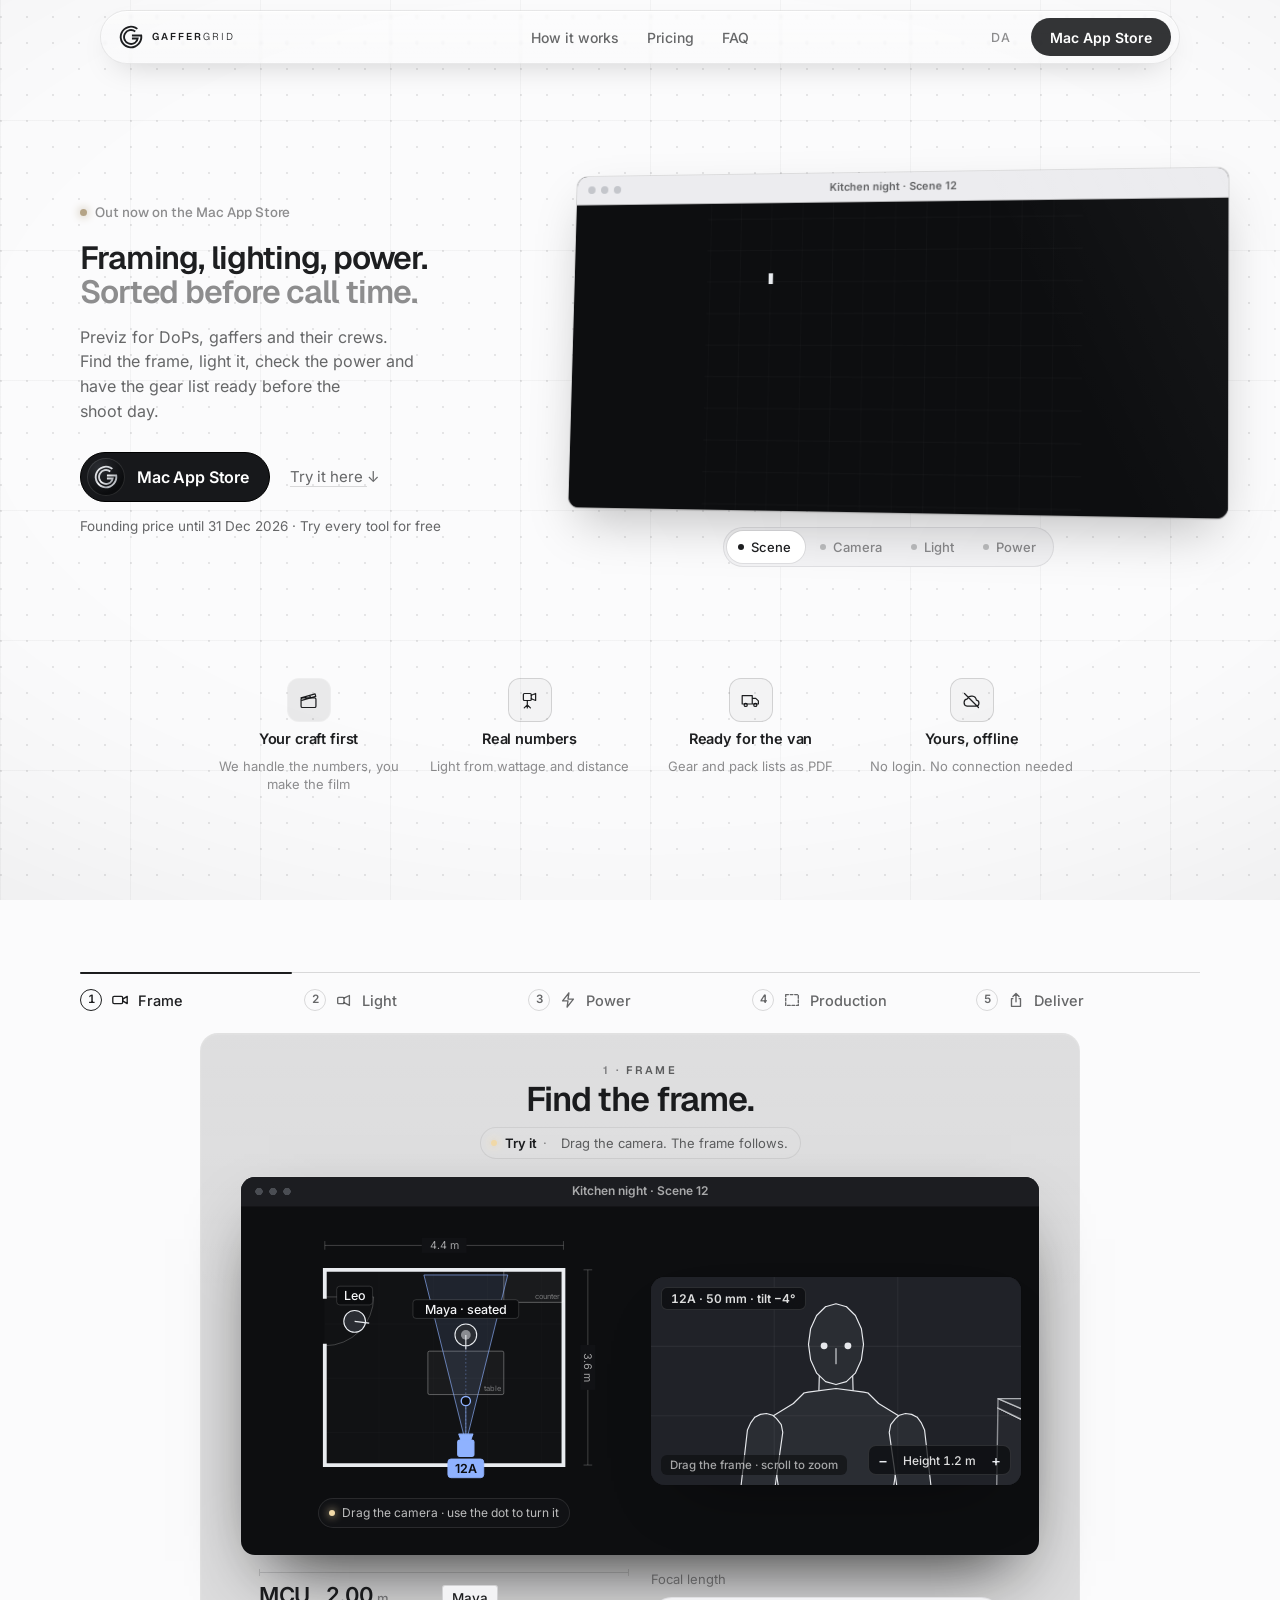
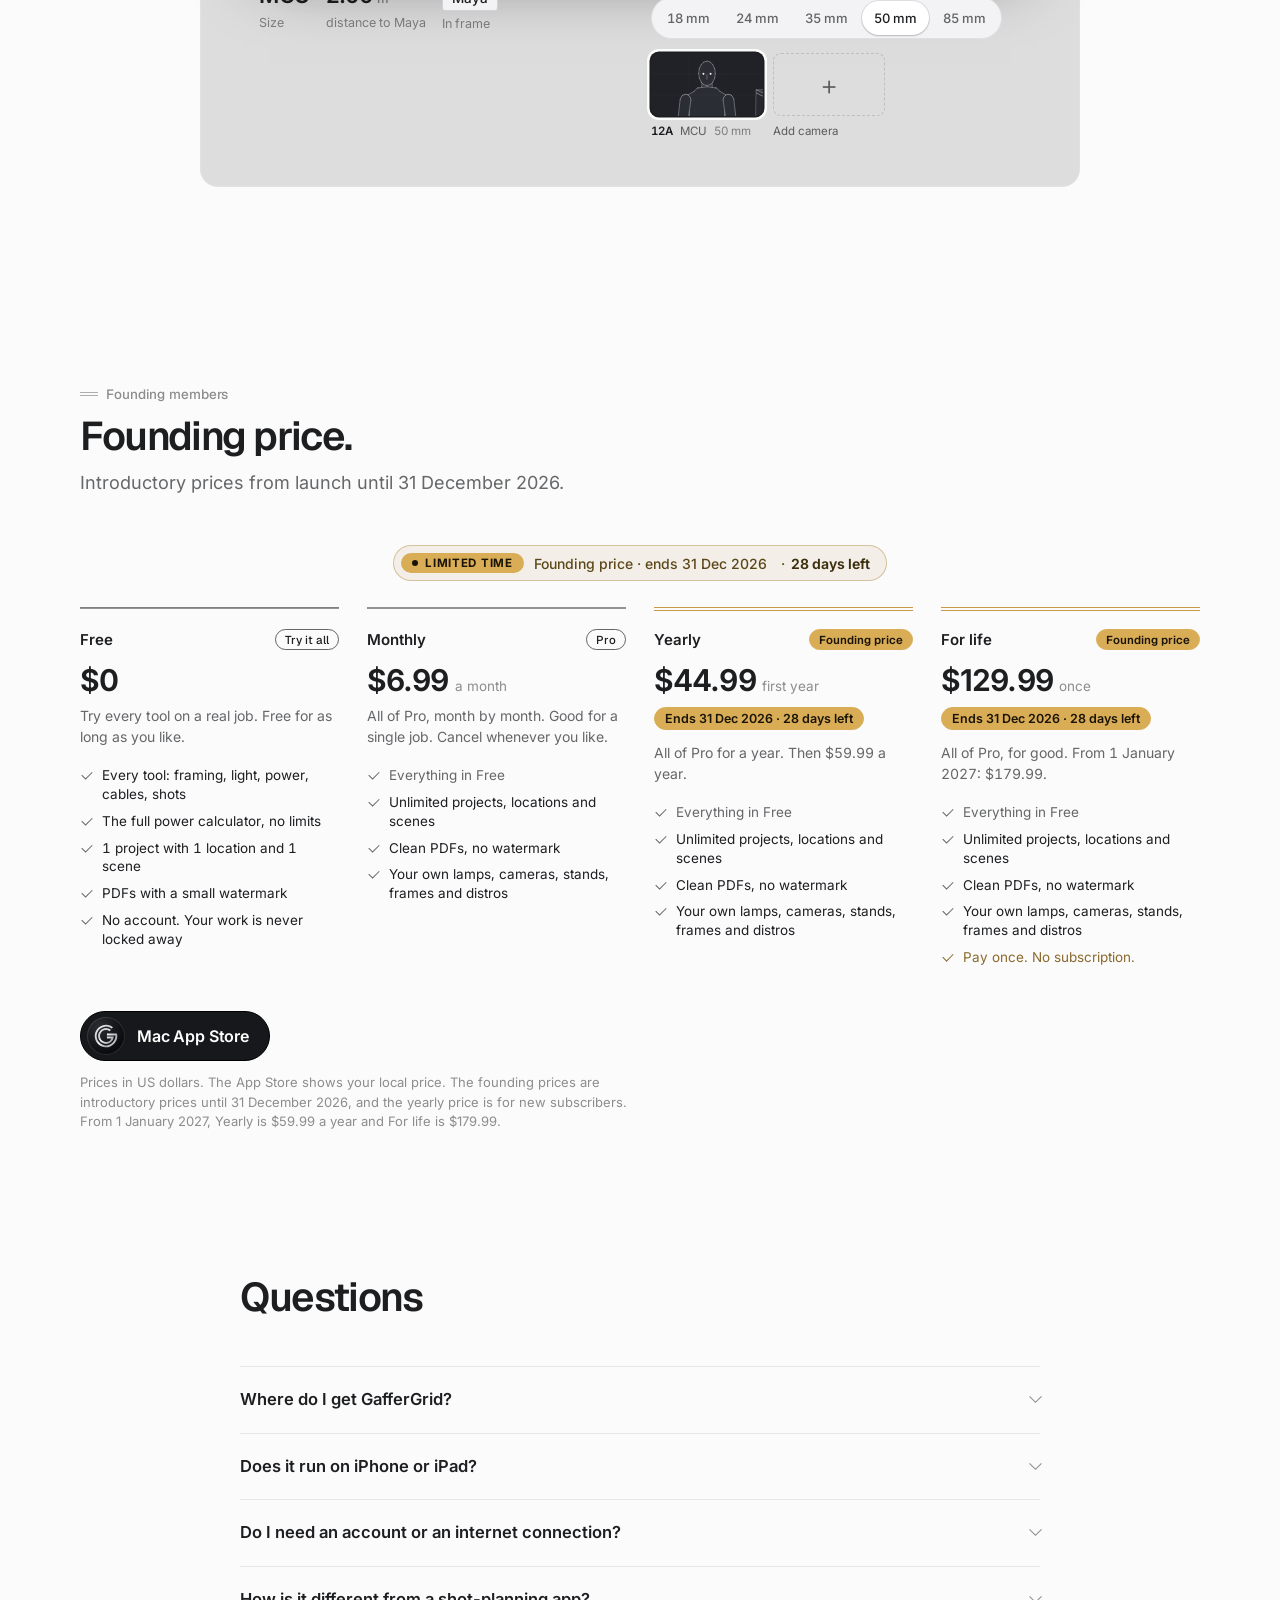
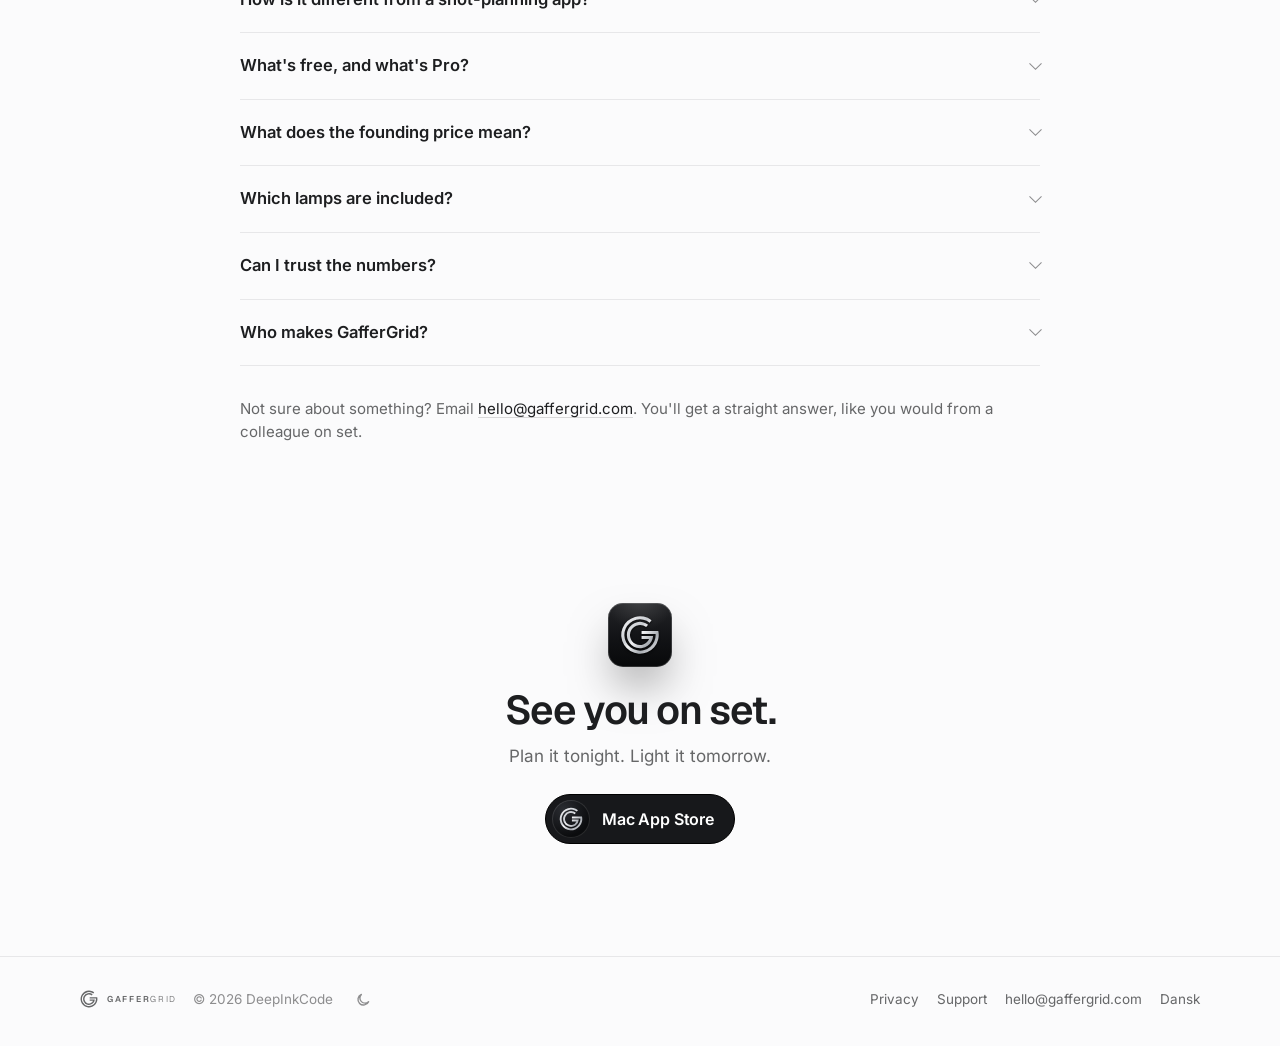
<file: index.html>
<!doctype html>
<html lang="en" data-store="https://apps.apple.com/app/gaffergrid-film-set-planner/id6824168173">
<head>
<meta charset="utf-8">
<meta name="viewport" content="width=device-width, initial-scale=1, viewport-fit=cover">
<title>GafferGrid · Previz, lighting and power planning for film crews (Mac)</title>
<meta name="description" content="Plan the lighting and power for your shoot, with every phase checked and the gear list ready for the hire company. On the Mac App Store.">
<link rel="canonical" href="https://gaffergrid.com/">
<link rel="alternate" hreflang="en-GB" href="https://gaffergrid.com/">
<link rel="alternate" hreflang="da" href="https://gaffergrid.com/da/">
<link rel="alternate" hreflang="x-default" href="https://gaffergrid.com/">
<meta property="og:type" content="website">
<meta property="og:site_name" content="GafferGrid">
<meta property="og:url" content="https://gaffergrid.com/">
<meta property="og:title" content="GafferGrid · Previz, lighting and power planning for film crews (Mac)">
<meta property="og:description" content="Plan the lighting and power for your shoot, with every phase checked and the gear list ready for the hire company. On the Mac App Store.">
<meta property="og:image" content="https://gaffergrid.com/assets/og.png">
<meta property="og:image:width" content="1200">
<meta property="og:image:height" content="630">
<meta property="og:locale" content="en_GB">
<meta property="og:locale:alternate" content="da_DK">
<meta name="twitter:card" content="summary_large_image">
<meta name="theme-color" content="#fbfbfc" media="(prefers-color-scheme: light)">
<meta name="theme-color" content="#0c0d0f" media="(prefers-color-scheme: dark)">
<link rel="icon" href="/assets/favicon.svg" type="image/svg+xml">
<link rel="icon" href="/assets/favicon-96.png" type="image/png" sizes="96x96">
<link rel="icon" href="/assets/favicon-48.png" type="image/png" sizes="48x48">
<link rel="apple-touch-icon" href="/assets/apple-touch-icon.png">
<script>try{var s=localStorage.getItem("gg-site-theme");if(s==="dark"||s==="light")document.documentElement.dataset.theme=s}catch(e){}</script>
<script>try{var q=/[?&]intro\b/.test(location.search);if(!matchMedia("(prefers-reduced-motion: reduce)").matches){document.documentElement.classList.add("gg-intro")}}catch(e){}</script>
<link rel="preload" href="/assets/fonts/inter-var-latin.woff2" as="font" type="font/woff2" crossorigin>
<link rel="stylesheet" href="/assets/fonts.css">
<link rel="stylesheet" href="/assets/site.css">
<link rel="stylesheet" href="/assets/launch.css">
</head>
<body>
<a class="skip" href="#main">Skip to content</a>
<header class="top"><div class="wrap">
  <a class="brand" href="/" aria-label="GafferGrid"><svg viewBox="0 0 32 32" aria-hidden="true"><path d="M25.235 4.18A15 15 0 1 0 30.644 12.75H17.25V15.25H28.477A12.5 12.5 0 1 1 23.696 6.15ZM22.464 7.726A10.5 10.5 0 1 0 26.473 16.75H17.25V19.25H23.31A8 8 0 1 1 20.925 9.696Z" fill="currentColor"/></svg><span class="gg-word">Gaffer<span>Grid</span></span></a>
  <nav class="tnav" aria-label="Sections"><a href="#how">How it works</a><a href="#founding">Pricing</a><a href="#faq">FAQ</a></nav>
  <a class="tbtn lang" href="/da/" hreflang="da" lang="da" title="Dansk" aria-label="Dansk">DA</a>
  <a class="tbtn solid" href="https://apps.apple.com/app/gaffergrid-film-set-planner/id6824168173" rel="noopener">Mac App Store</a>
</div></header>
<div class="bg" aria-hidden="true"><div class="bg-grid"></div></div>
<div class="intro" aria-hidden="true"><div class="intro-cover"></div><canvas></canvas></div>
<main id="main">
  <section class="hero" id="join" aria-labelledby="h-hero">
    <div class="wrap hero-in">
      <div class="hero-txt">
        <p class="eyebrow"><i aria-hidden="true"></i><span data-launch-label>Out now · Mac App Store</span></p>
        <h1 id="h-hero"><span>Framing, lighting, power.</span><br><em>Sorted before call time.</em></h1>
        <p class="lead">Previz for DoPs, gaffers and their crews. Find the frame, light it, check the power and have the gear list ready before the shoot&nbsp;day.</p>
        <div class="store-cta" data-store-cta>
        <a class="store simple" data-store href="https://apps.apple.com/app/gaffergrid-film-set-planner/id6824168173" rel="noopener" data-pre="Download on the" aria-label="Download on the Mac App Store"><span class="store-app"><svg viewBox="0 0 32 32" aria-hidden="true"><defs><linearGradient id="ggst1" gradientUnits="userSpaceOnUse" x1="1" y1="1" x2="31" y2="31"><stop offset="0" stop-color="#fbfbfc"/><stop offset=".38" stop-color="#c9ccd1"/><stop offset=".5" stop-color="#f2f3f5"/><stop offset=".72" stop-color="#a9adb3"/><stop offset="1" stop-color="#e6e8eb"/></linearGradient></defs><path d="M25.235 4.18A15 15 0 1 0 30.644 12.75H17.25V15.25H28.477A12.5 12.5 0 1 1 23.696 6.15ZM22.464 7.726A10.5 10.5 0 1 0 26.473 16.75H17.25V19.25H23.31A8 8 0 1 1 20.925 9.696Z" fill="url(#ggst1)"/></svg></span><span class="store-t"><b data-store-name="Mac App Store">Mac App Store</b></span></a>
        <a class="store-touch try-link" href="#frame">Try it here <span aria-hidden="true">↓</span></a>
      </div>
        <p class="hero-note">Founding price until 31 Dec 2026 · Try every tool for free</p>
      </div>
      <figure class="hshot" data-show role="img" aria-label="A GafferGrid window with an overhead plan of a kitchen, the camera image and the power on three phases. It shows three moments in turn: framing, light and power."></figure>
    </div>
  </section>

  <section class="wrap points" aria-label="In short">
    <ul><li><i><svg viewBox="0 0 24 24" aria-hidden="true"><rect x="3.5" y="9" width="17" height="11" rx="1.5"/><path d="M3.5 9 L19.5 4.5 L20.3 7.3 L4.3 11.8 M8 7.9 L9.8 10.2 M13 6.5 L14.8 8.8"/></svg></i><b>Your craft first</b><span>We handle the numbers, you make the film</span></li><li><i><svg viewBox="0 0 24 24" aria-hidden="true"><rect x="5" y="4" width="9" height="8" rx="1.2"/><path d="M14 6 L19 4 V12 L14 10 M9.5 12 V20.5 M6 20.5 L9.5 17 L13 20.5"/></svg></i><b>Real numbers</b><span>Light from wattage and distance</span></li><li><i><svg viewBox="0 0 24 24" aria-hidden="true"><path d="M2.5 6.5 H14 V16 H2.5 Z M14 9.5 H18 L21 12.5 V16 H14"/><circle cx="6.5" cy="17" r="1.8"/><circle cx="17.5" cy="17" r="1.8"/></svg></i><b>Ready for the van</b><span>Gear and pack lists as PDF</span></li><li><i><svg viewBox="0 0 24 24" aria-hidden="true"><path d="M7 18.5 H17 A3.5 3.5 0 0 0 17.6 11.55 A5.5 5.5 0 0 0 7.2 10.2 A4.2 4.2 0 0 0 7 18.5 Z M4 4 L20 20"/></svg></i><b>Yours, offline</b><span>No login. No connection needed</span></li></ul>
  </section>

  <section class="wrap journey" id="how" aria-labelledby="h-how">
    <h2 id="h-how" class="vh">How it works</h2>
    <ol class="rail"><li><a href="#frame"><span class="num">1</span><svg viewBox="0 0 24 24" aria-hidden="true"><g transform="scale(1.2)"><rect x="2" y="6" width="11" height="8" rx="1.5"/><path d="M13 9 L18 6 V14 L13 11"/></g></svg><span>Frame</span></a></li><li><a href="#light"><span class="num">2</span><svg viewBox="0 0 24 24" aria-hidden="true"><g transform="scale(1.2)"><rect x="3" y="7" width="7" height="7" rx="1"/><path d="M10 8 L16 5 V16 L10 13"/></g></svg><span>Light</span></a></li><li><a href="#power"><span class="num">3</span><svg viewBox="0 0 24 24" aria-hidden="true"><g transform="scale(1.2)"><path d="M11 2 L4 11 H10 L9 18 L16 9 H10 Z"/></g></svg><span>Power</span></a></li><li><a href="#production"><span class="num">4</span><svg viewBox="0 0 24 24" aria-hidden="true"><g transform="scale(1.2)"><rect x="3" y="4" width="14" height="12" stroke-dasharray="3 2"/></g></svg><span>Production</span></a></li><li><a href="#deliver"><span class="num">5</span><svg viewBox="0 0 24 24" aria-hidden="true"><g transform="scale(1.2)"><path d="M10 12 V2.8 M6.6 6.2 L10 2.8 L13.4 6.2"/><path d="M6.5 8.5 H5 V17 H15 V8.5 H13.5"/></g></svg><span>Deliver</span></a></li></ol>
  </section>

  <section class="wrap step" id="frame" aria-labelledby="h-frame">
    <div class="step-head">
      <p class="k step-k"><span class="num">1</span><span>Frame</span></p>
      <h2 id="h-frame">Find the frame.</h2>
      <p class="try"><b>Try it</b>Drag the camera. The frame follows.</p>
    </div>
    <div class="camdemo" data-cam-demo></div>
    
  </section>
  <section class="wrap step" id="light" aria-labelledby="h-light">
    <div class="step-head">
      <p class="k step-k"><span class="num">2</span><span>Light</span></p>
      <h2 id="h-light">Set the light.</h2>
      <p class="try"><b>Try it</b>Move the key, fill and back light. Watch Maya.</p>
    </div>
    <div class="camdemo" data-light-demo></div>
    
  </section>
  <section class="wrap step" id="power" aria-labelledby="h-power">
    <div class="step-head">
      <p class="k step-k"><span class="num">3</span><span>Power</span><em class="badge">The core</em></p>
      <h2 id="h-power">Will the power hold?</h2>
      <p class="try"><b>Try it</b>Run the cables and watch every phase fill up.</p>
    </div>
    <div class="pwdemo" data-power-demo></div>
    <p class="fine step-fine">A planning tool, not an approval. A qualified person (gaffer or electrician) must approve the distribution on site under local regulations.</p>
  </section>
  <section class="wrap step" id="production" aria-labelledby="h-production">
    <div class="step-head">
      <p class="k step-k"><span class="num">4</span><span>Production</span></p>
      <h2 id="h-production">Pack the van.</h2>
      <p class="try"><b>Try it</b>Your shots, the scenes and the packing list.</p>
    </div>
    <div class="prod">
      <div class="prod-l" data-prod-shots></div>
      <div class="prod-r"><h3>Packing list</h3><div data-pack></div></div>
    </div>
    
  </section>
  <section class="wrap step" id="deliver" aria-labelledby="h-deliver">
    <div class="step-head">
      <p class="k step-k"><span class="num">5</span><span>Deliver</span></p>
      <h2 id="h-deliver">Export it all.</h2>
      <p class="try"><b>Try it</b>All the paperwork the crew needs, from one plan.</p>
    </div>
    <div class="deliver" data-deliver data-scenes='[["12","INT. MAYA&#39;S FLAT, KITCHEN – NIGHT","Maya, Leo","3 shots"],["13","INT. STAIRWELL – NIGHT","Maya, Mr Berg","2 shots"],["15","INT. MAYA&#39;S FLAT, KITCHEN – DAY","Leo","1 shot"]]' data-fold="Fold them out again" data-exp="Export it all">
      <div class="fan">
        <div class="folder" aria-hidden="true"><svg class="folder-back" viewBox="0 0 200 150"><path d="M6 22 Q6 12 16 12 H70 L84 26 H184 Q194 26 194 36 V140 Q194 146 188 146 H12 Q6 146 6 140 Z"/></svg><svg class="folder-front" viewBox="0 0 200 150"><path d="M4 62 Q4 54 12 54 H188 Q196 54 196 62 L192 140 Q191 146 185 146 H15 Q9 146 8 140 Z"/></svg><span class="folder-l">Kitchen night · 4 PDFs</span></div>
        <button type="button" class="leaf" style="--i:0" aria-pressed="false" aria-label="Gear list: PDF for the hire company"><span class="paper" data-doc="0"></span><span class="ready-tag">PDF ✓</span></button><button type="button" class="leaf" style="--i:1" aria-pressed="false" aria-label="Packing list: Tick it off on the day"><span class="paper" data-doc="1"></span><span class="ready-tag">PDF ✓</span></button><button type="button" class="leaf" style="--i:2" aria-pressed="false" aria-label="Shot list: 12A–12C with sketches"><span class="paper" data-doc="2"></span><span class="ready-tag">PDF ✓</span></button><button type="button" class="leaf" style="--i:3" aria-pressed="false" aria-label="Scene overview: Scenes and locations"><span class="paper" data-doc="3"></span><span class="ready-tag">PDF ✓</span></button>
      </div>
      <div class="deliver-cta"><button type="button" class="btn solid" data-export>Export it all</button><p class="fine">Also in 1.0: a guided tour and a glossary of set terms, with tips from Gaff, our gaffer.</p></div>
    </div>
    
  </section>

  <section class="wrap sec found" id="founding" aria-labelledby="h-found">
    <div class="head"><p class="k">Founding members</p><h2 id="h-found">Founding price.</h2><p>Introductory prices from launch until 31 December 2026.</p></div>
    <p class="offer" data-until="2026-12-31" data-left="days left" data-left1="day left"><span class="offer-tag">Limited time</span>Founding price · ends 31 Dec 2026</p>
    <div class="plans"><div class="plan free"><div class="plan-n"><b>Free</b><em class="badge">Try it all</em></div><p class="price"><strong>$0</strong></p><span class="plan-d">Try every tool on a real job. Free for as long as you like.</span><ul class="plan-pts"><li>Every tool: framing, light, power, cables, shots</li><li>The full power calculator, no limits</li><li>1 project with 1 location and 1 scene</li><li>PDFs with a small watermark</li><li>No account. Your work is never locked away</li></ul></div><div class="plan"><div class="plan-n"><b>Monthly</b><em class="badge">Pro</em></div><p class="price"><strong>$6.99</strong><span>a month</span></p><span class="plan-d">All of Pro, month by month. Good for a single job. Cancel whenever you like.</span><ul class="plan-pts"><li class="all">Everything in Free</li><li>Unlimited projects, locations and scenes</li><li>Clean PDFs, no watermark</li><li>Your own lamps, cameras, stands, frames and distros</li></ul></div><div class="plan hot"><div class="plan-n"><b>Yearly</b><em class="badge">Founding price</em></div><p class="price"><strong>$44.99</strong><span>first year</span></p><p class="until" data-until="2026-12-31" data-left="days left" data-left1="day left">Ends 31 Dec 2026</p><span class="plan-d">All of Pro for a year. Then $59.99 a year.</span><ul class="plan-pts"><li class="all">Everything in Free</li><li>Unlimited projects, locations and scenes</li><li>Clean PDFs, no watermark</li><li>Your own lamps, cameras, stands, frames and distros</li></ul></div><div class="plan hot"><div class="plan-n"><b>For life</b><em class="badge">Founding price</em></div><p class="price"><strong>$129.99</strong><span>once</span></p><p class="until" data-until="2026-12-31" data-left="days left" data-left1="day left">Ends 31 Dec 2026</p><span class="plan-d">All of Pro, for good. From 1 January 2027: $179.99.</span><ul class="plan-pts"><li class="all">Everything in Free</li><li>Unlimited projects, locations and scenes</li><li>Clean PDFs, no watermark</li><li>Your own lamps, cameras, stands, frames and distros</li><li class="plus">Pay once. No subscription.</li></ul></div></div>
    <div class="found-cta"><div class="store-cta" data-store-cta>
        <a class="store simple" data-store href="https://apps.apple.com/app/gaffergrid-film-set-planner/id6824168173" rel="noopener" data-pre="Download on the" aria-label="Download on the Mac App Store"><span class="store-app"><svg viewBox="0 0 32 32" aria-hidden="true"><defs><linearGradient id="ggst2" gradientUnits="userSpaceOnUse" x1="1" y1="1" x2="31" y2="31"><stop offset="0" stop-color="#fbfbfc"/><stop offset=".38" stop-color="#c9ccd1"/><stop offset=".5" stop-color="#f2f3f5"/><stop offset=".72" stop-color="#a9adb3"/><stop offset="1" stop-color="#e6e8eb"/></linearGradient></defs><path d="M25.235 4.18A15 15 0 1 0 30.644 12.75H17.25V15.25H28.477A12.5 12.5 0 1 1 23.696 6.15ZM22.464 7.726A10.5 10.5 0 1 0 26.473 16.75H17.25V19.25H23.31A8 8 0 1 1 20.925 9.696Z" fill="url(#ggst2)"/></svg></span><span class="store-t"><b data-store-name="Mac App Store">Mac App Store</b></span></a>
        
      </div><p class="fine">Prices in US dollars. The App Store shows your local price. The founding prices are introductory prices until 31 December 2026, and the yearly price is for new subscribers. From 1 January 2027, Yearly is $59.99 a year and For life is $179.99.</p></div>
  </section>

  <section class="wrap sec" id="faq" aria-labelledby="h-faq">
    <div class="head"><h2 id="h-faq">Questions</h2></div>
    <div class="faq"><details><summary>Where do I get GafferGrid?</summary><p>On the Mac App Store.</p></details><details><summary>Does it run on iPhone or iPad?</summary><p>No. GafferGrid is for the Mac: macOS 13 Ventura or later, Apple silicon or Intel, in English (UK) and Danish. On your phone now? Send yourself the link and try it on your Mac.</p></details><details><summary>Do I need an account or an internet connection?</summary><p>No. There is no login, and everything works offline. Your projects are stored locally, and we never see them.</p></details><details><summary>How is it different from a shot-planning app?</summary><p>Shot planners stop at the camera. GafferGrid also does the gaffer's part: it spreads the lamps over the phases, checks cables and breakers, picks distros and writes the gear list for the hire company.</p></details><details><summary>What's free, and what's Pro?</summary><p>Every tool works in one project with one location and one scene, along with the full power calculator and PDFs with a small watermark. Pro unlocks unlimited projects, locations and scenes, clean PDFs, and your own lamps, cameras, stands, frames and distros. Export as file and Export all projects are free, so you can always back up and share your work.</p></details><details><summary>What does the founding price mean?</summary><p>From launch until 31 December 2026, Pro costs $44.99 for the first year (new subscribers) or $129.99 for life. After that, the prices are $59.99 a year and $179.99 for life.</p></details><details><summary>Which lamps are included?</summary><p>Generic LED, tungsten and HMI lamps by wattage, such as an LED COB 600 W, with modifiers, frames and diffusion. With Pro you add your own lamps, cameras, stands, frames and distros.</p></details><details><summary>Can I trust the numbers?</summary><p>GafferGrid counts every lamp at full output and keeps each phase under 80%. It's a planning tool, not an approval: a qualified person (gaffer or electrician) must approve the distribution on site under local regulations.</p></details><details><summary>Who makes GafferGrid?</summary><p>Film people who wanted a better way to plan light and power. We're based in Denmark, and when you write in, the reply comes from someone who's worked on set.</p></details></div>
    <aside class="gaff"><p>Not sure about something? Email <a href="mailto:hello@gaffergrid.com">hello@gaffergrid.com</a>. You'll get a straight answer, like you would from a colleague on set.</p></aside>
  </section>

  <section class="wrap end" id="join-end" aria-labelledby="h-end">
    <div class="app-icon sm" aria-hidden="true"><svg viewBox="0 0 32 32" aria-hidden="true"><defs><linearGradient id="ggm2" gradientUnits="userSpaceOnUse" x1="1" y1="1" x2="31" y2="31"><stop offset="0" stop-color="#fbfbfc"/><stop offset=".38" stop-color="#c9ccd1"/><stop offset=".5" stop-color="#f2f3f5"/><stop offset=".72" stop-color="#a9adb3"/><stop offset="1" stop-color="#e6e8eb"/></linearGradient></defs><path d="M25.235 4.18A15 15 0 1 0 30.644 12.75H17.25V15.25H28.477A12.5 12.5 0 1 1 23.696 6.15ZM22.464 7.726A10.5 10.5 0 1 0 26.473 16.75H17.25V19.25H23.31A8 8 0 1 1 20.925 9.696Z" fill="url(#ggm2)"/></svg></div>
    <h2 id="h-end">See you on set.</h2>
    <p>Plan it tonight. Light it tomorrow.</p>
    <div class="store-cta" data-store-cta>
        <a class="store simple" data-store href="https://apps.apple.com/app/gaffergrid-film-set-planner/id6824168173" rel="noopener" data-pre="Download on the" aria-label="Download on the Mac App Store"><span class="store-app"><svg viewBox="0 0 32 32" aria-hidden="true"><defs><linearGradient id="ggst3" gradientUnits="userSpaceOnUse" x1="1" y1="1" x2="31" y2="31"><stop offset="0" stop-color="#fbfbfc"/><stop offset=".38" stop-color="#c9ccd1"/><stop offset=".5" stop-color="#f2f3f5"/><stop offset=".72" stop-color="#a9adb3"/><stop offset="1" stop-color="#e6e8eb"/></linearGradient></defs><path d="M25.235 4.18A15 15 0 1 0 30.644 12.75H17.25V15.25H28.477A12.5 12.5 0 1 1 23.696 6.15ZM22.464 7.726A10.5 10.5 0 1 0 26.473 16.75H17.25V19.25H23.31A8 8 0 1 1 20.925 9.696Z" fill="url(#ggst3)"/></svg></span><span class="store-t"><b data-store-name="Mac App Store">Mac App Store</b></span></a>
        
      </div>
  </section>
</main>
<script src="/assets/aabning.js" defer></script>
<script src="/assets/gitterlys.js" defer></script>
<script src="/assets/launch.js" defer></script>
<script src="/assets/kamera.js" defer></script>
<script src="/assets/rejse.js" defer></script>
<script src="/assets/slides.js" defer></script>
<script src="/assets/hero.js" defer></script>
<script type="application/ld+json">
{"@context":"https://schema.org","@graph":[{"@type":"SoftwareApplication","name":"GafferGrid","url":"https://gaffergrid.com/","inLanguage":"en-GB","operatingSystem":"macOS 13 or later","applicationCategory":"MultimediaApplication","applicationSubCategory":"Film and TV production planning","description":"Plan the lighting and power for your shoot, with every phase checked and the gear list ready for the hire company. On the Mac App Store.","publisher":{"@id":"https://gaffergrid.com/#org"},"author":{"@id":"https://gaffergrid.com/#org"},"softwareRequirements":"macOS 13 Ventura or later, Apple silicon or Intel","isAccessibleForFree":true,"availableLanguage":["en-GB","da"],"keywords":"lighting plan, power calculator, gaffer app, film set, gear list, shot list, power distribution, CEE, phases, lighting plot","downloadUrl":"https://apps.apple.com/app/gaffergrid-film-set-planner/id6824168173","featureList":["Focal length and sensor size, with the field of view on the plan","Dolly, slider, jib and crane with keyframes","Shot list as a film strip, with a sketch of each frame","A lighting plan from above, at real scale","Light worked out from the watts and the distance","LED, tungsten and HMI with modifiers, frames and diffusion","Phases, cables and breakers worked out, every phase under 80%","Cables run along the walls, distros picked for you","Scenes with day/night and locations","Scene overview and locations","Packing list built from the plan, ticked off on the day","Gear list as a PDF for the hire company","Plan, shot list and power plan in one PDF","Focus guide for the camera team"],"offers":[{"@type":"Offer","name":"Free","price":"0","priceCurrency":"USD","url":"https://apps.apple.com/app/gaffergrid-film-set-planner/id6824168173"},{"@type":"Offer","name":"Pro, monthly","price":"6.99","priceCurrency":"USD","url":"https://apps.apple.com/app/gaffergrid-film-set-planner/id6824168173"},{"@type":"Offer","name":"Pro, yearly (founding price, first year)","price":"44.99","priceCurrency":"USD","priceValidUntil":"2026-12-31","url":"https://apps.apple.com/app/gaffergrid-film-set-planner/id6824168173"},{"@type":"Offer","name":"Pro, for life (founding price)","price":"129.99","priceCurrency":"USD","priceValidUntil":"2026-12-31","url":"https://apps.apple.com/app/gaffergrid-film-set-planner/id6824168173"}]},{"@type":"Organization","@id":"https://gaffergrid.com/#org","name":"DeepInkCode","url":"https://gaffergrid.com/","email":"hello@gaffergrid.com","logo":"https://gaffergrid.com/assets/icon-512.png","address":{"@type":"PostalAddress","addressCountry":"DK"}},{"@type":"WebSite","name":"GafferGrid","url":"https://gaffergrid.com/","inLanguage":["en-GB","da"],"publisher":{"@id":"https://gaffergrid.com/#org"}},{"@type":"FAQPage","inLanguage":"en-GB","mainEntity":[{"@type":"Question","name":"Where do I get GafferGrid?","acceptedAnswer":{"@type":"Answer","text":"On the Mac App Store."}},{"@type":"Question","name":"Does it run on iPhone or iPad?","acceptedAnswer":{"@type":"Answer","text":"No. GafferGrid is for the Mac: macOS 13 Ventura or later, Apple silicon or Intel, in English (UK) and Danish. On your phone now? Send yourself the link and try it on your Mac."}},{"@type":"Question","name":"Do I need an account or an internet connection?","acceptedAnswer":{"@type":"Answer","text":"No. There is no login, and everything works offline. Your projects are stored locally, and we never see them."}},{"@type":"Question","name":"How is it different from a shot-planning app?","acceptedAnswer":{"@type":"Answer","text":"Shot planners stop at the camera. GafferGrid also does the gaffer's part: it spreads the lamps over the phases, checks cables and breakers, picks distros and writes the gear list for the hire company."}},{"@type":"Question","name":"What's free, and what's Pro?","acceptedAnswer":{"@type":"Answer","text":"Every tool works in one project with one location and one scene, along with the full power calculator and PDFs with a small watermark. Pro unlocks unlimited projects, locations and scenes, clean PDFs, and your own lamps, cameras, stands, frames and distros. Export as file and Export all projects are free, so you can always back up and share your work."}},{"@type":"Question","name":"What does the founding price mean?","acceptedAnswer":{"@type":"Answer","text":"From launch until 31 December 2026, Pro costs $44.99 for the first year (new subscribers) or $129.99 for life. After that, the prices are $59.99 a year and $179.99 for life."}},{"@type":"Question","name":"Which lamps are included?","acceptedAnswer":{"@type":"Answer","text":"Generic LED, tungsten and HMI lamps by wattage, such as an LED COB 600 W, with modifiers, frames and diffusion. With Pro you add your own lamps, cameras, stands, frames and distros."}},{"@type":"Question","name":"Can I trust the numbers?","acceptedAnswer":{"@type":"Answer","text":"GafferGrid counts every lamp at full output and keeps each phase under 80%. It's a planning tool, not an approval: a qualified person (gaffer or electrician) must approve the distribution on site under local regulations."}},{"@type":"Question","name":"Who makes GafferGrid?","acceptedAnswer":{"@type":"Answer","text":"Film people who wanted a better way to plan light and power. We're based in Denmark, and when you write in, the reply comes from someone who's worked on set."}}]}]}
</script>
<footer class="foot"><div class="wrap">
  <a class="brand" href="/"><svg viewBox="0 0 32 32" aria-hidden="true"><path d="M25.235 4.18A15 15 0 1 0 30.644 12.75H17.25V15.25H28.477A12.5 12.5 0 1 1 23.696 6.15ZM22.464 7.726A10.5 10.5 0 1 0 26.473 16.75H17.25V19.25H23.31A8 8 0 1 1 20.925 9.696Z" fill="currentColor"/></svg><span class="gg-word">Gaffer<span>Grid</span></span></a>
  <span>© 2026 DeepInkCode</span>
  <button class="tbtn icon" type="button" data-theme-toggle aria-label="Dark or light" title="Dark or light"><svg class="theme-moon" viewBox="0 0 20 20"><path d="M16 12.5 A6.5 6.5 0 1 1 7.5 4 A5.2 5.2 0 0 0 16 12.5 Z"/></svg><svg class="theme-sun" viewBox="0 0 20 20"><circle cx="10" cy="10" r="3.4"/><path d="M10 2.5 V4.3 M10 15.7 V17.5 M2.5 10 H4.3 M15.7 10 H17.5 M4.7 4.7 L6 6 M14 14 L15.3 15.3 M4.7 15.3 L6 14 M14 6 L15.3 4.7"/></svg></button>
  <nav aria-label="Footer"><a href="/privacy.html">Privacy</a><a href="/support.html">Support</a><a href="mailto:hello@gaffergrid.com">hello@gaffergrid.com</a><a href="/da/" hreflang="da" lang="da">Dansk</a></nav>
</div></footer>
<script src="/assets/site.js" defer></script>
</body>
</html>
</file>
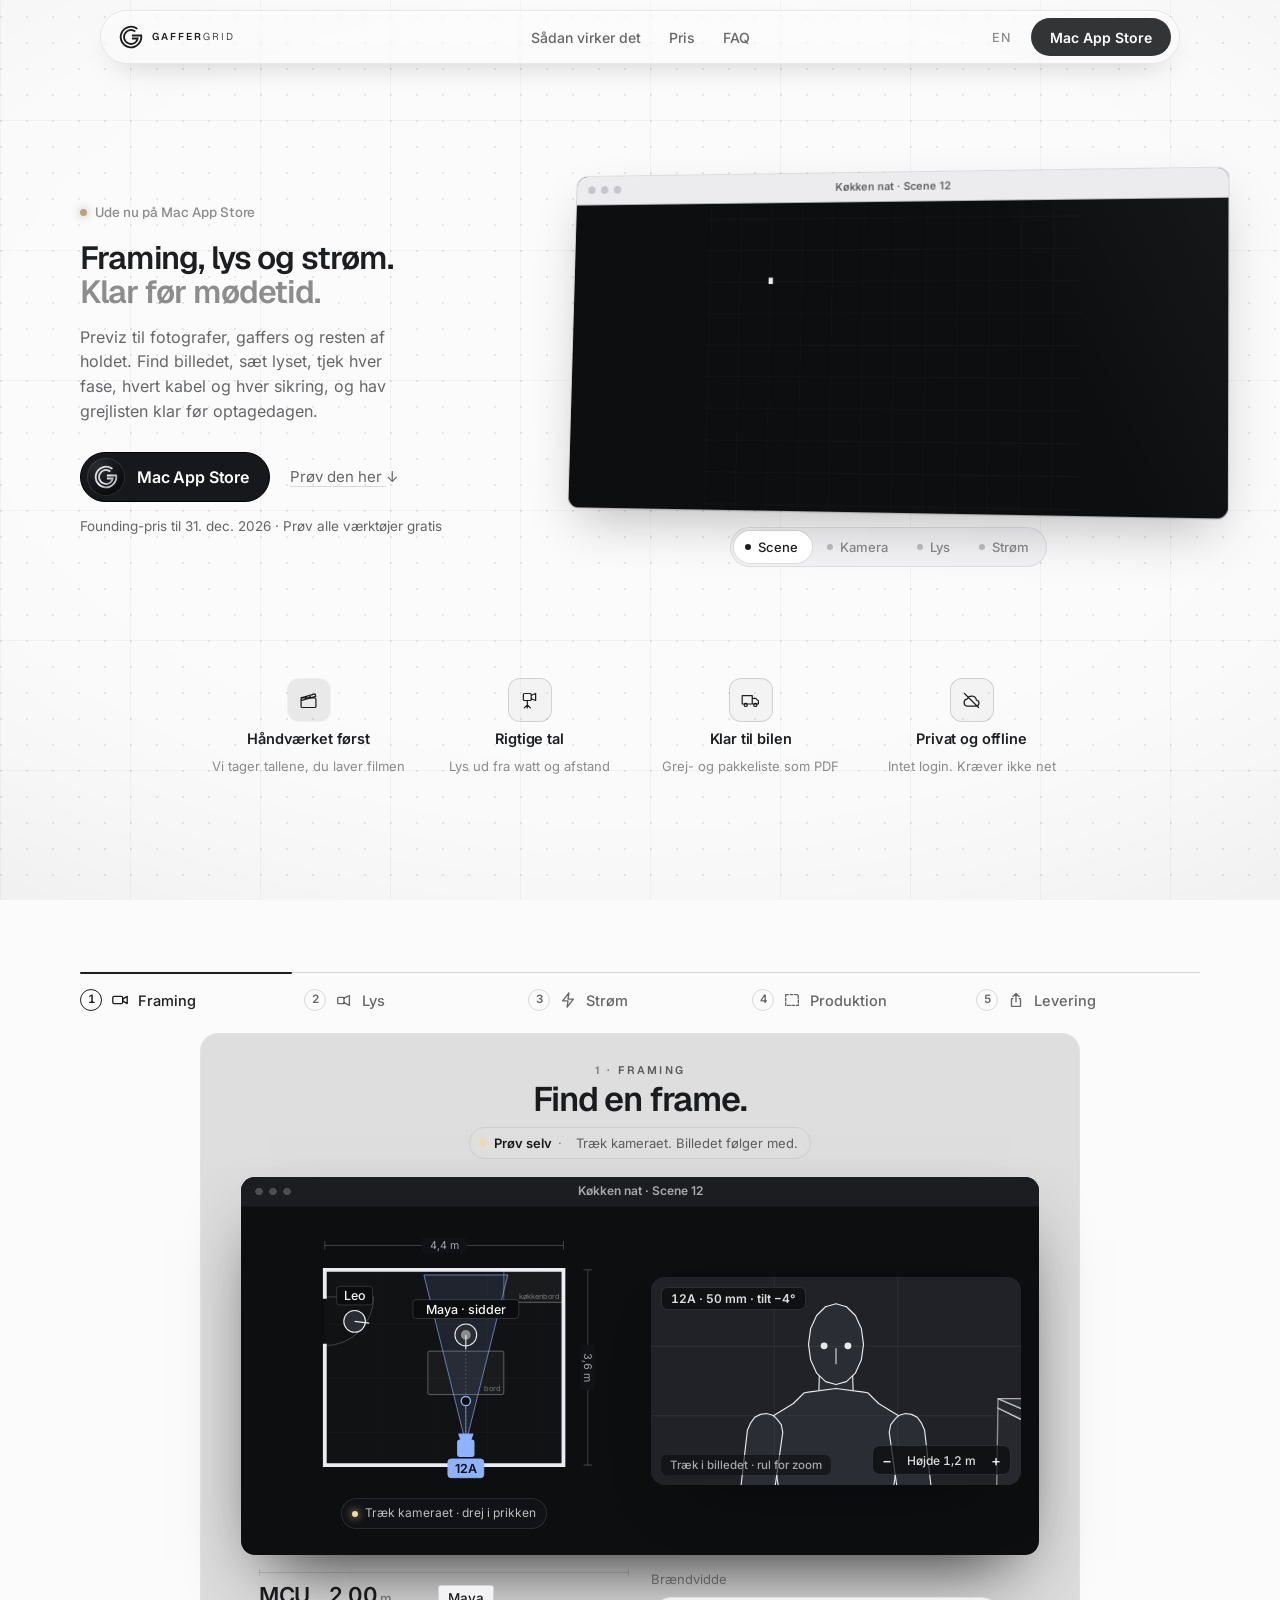
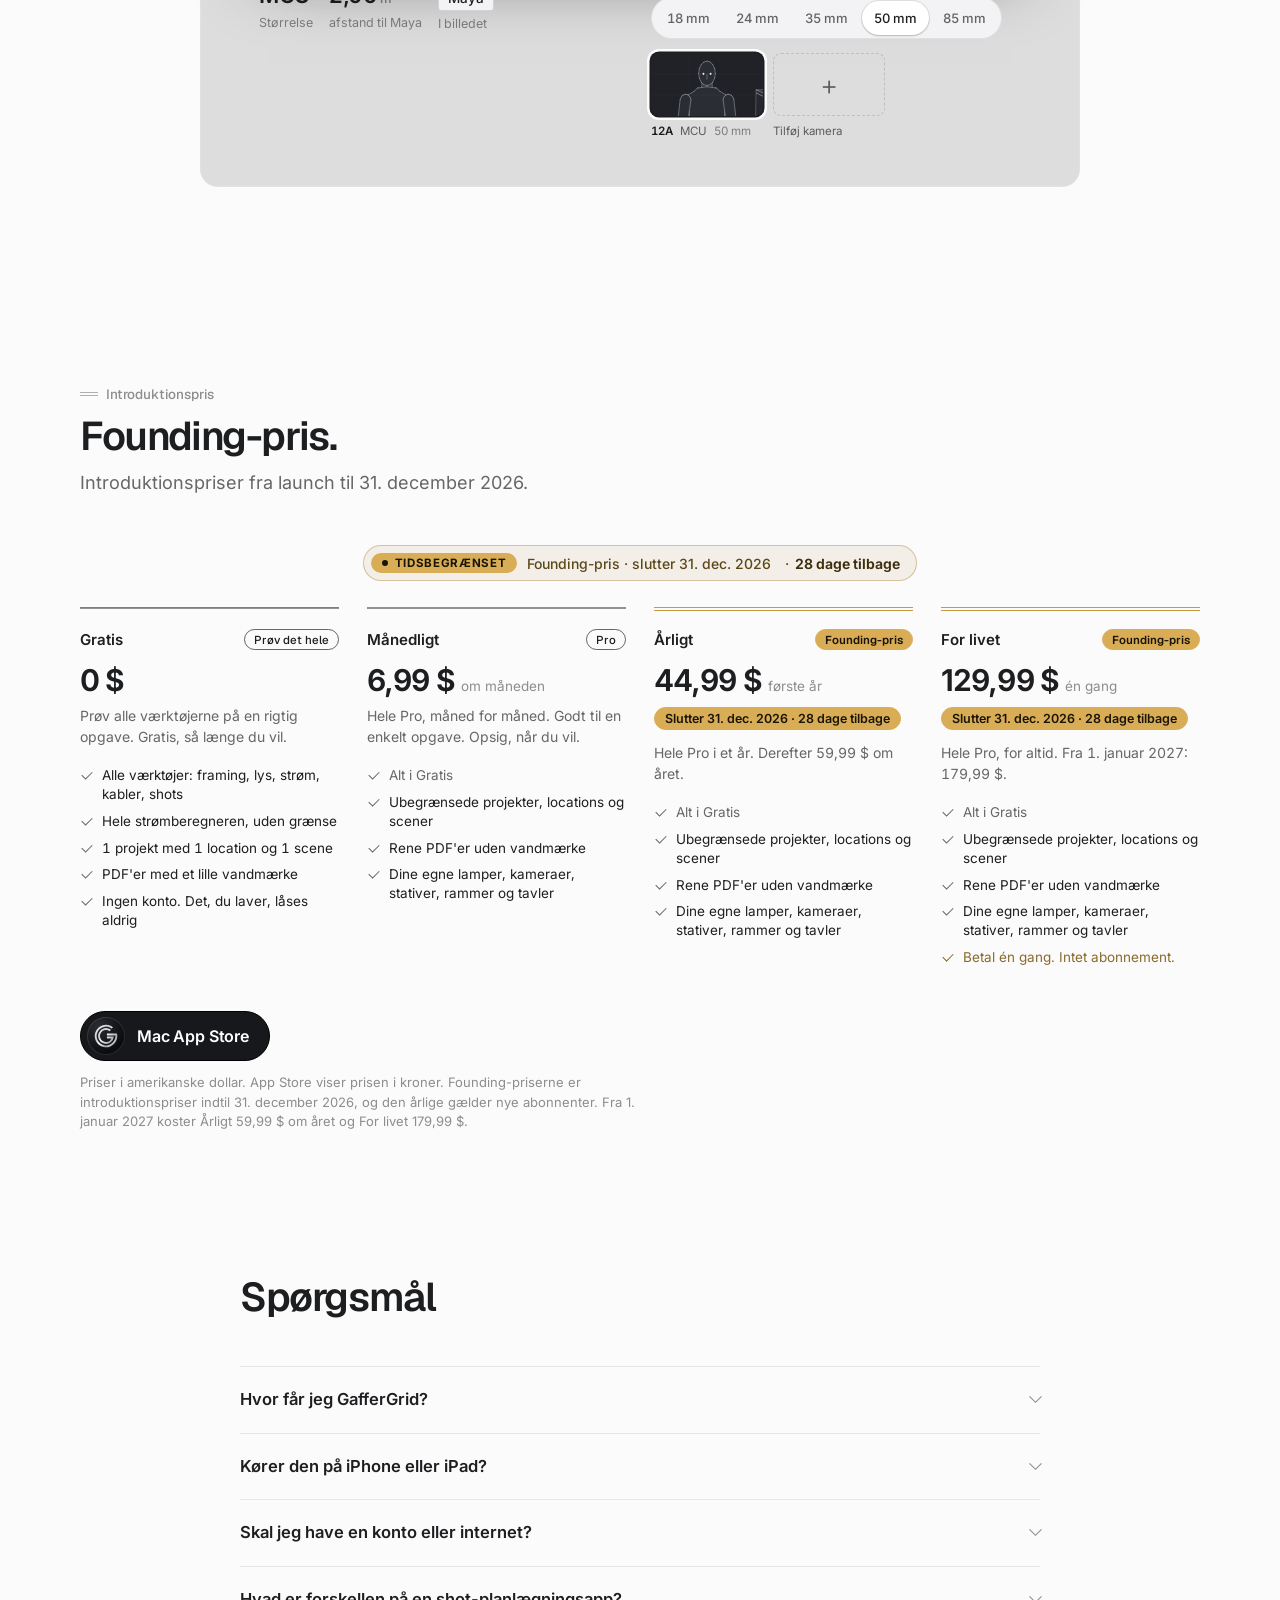
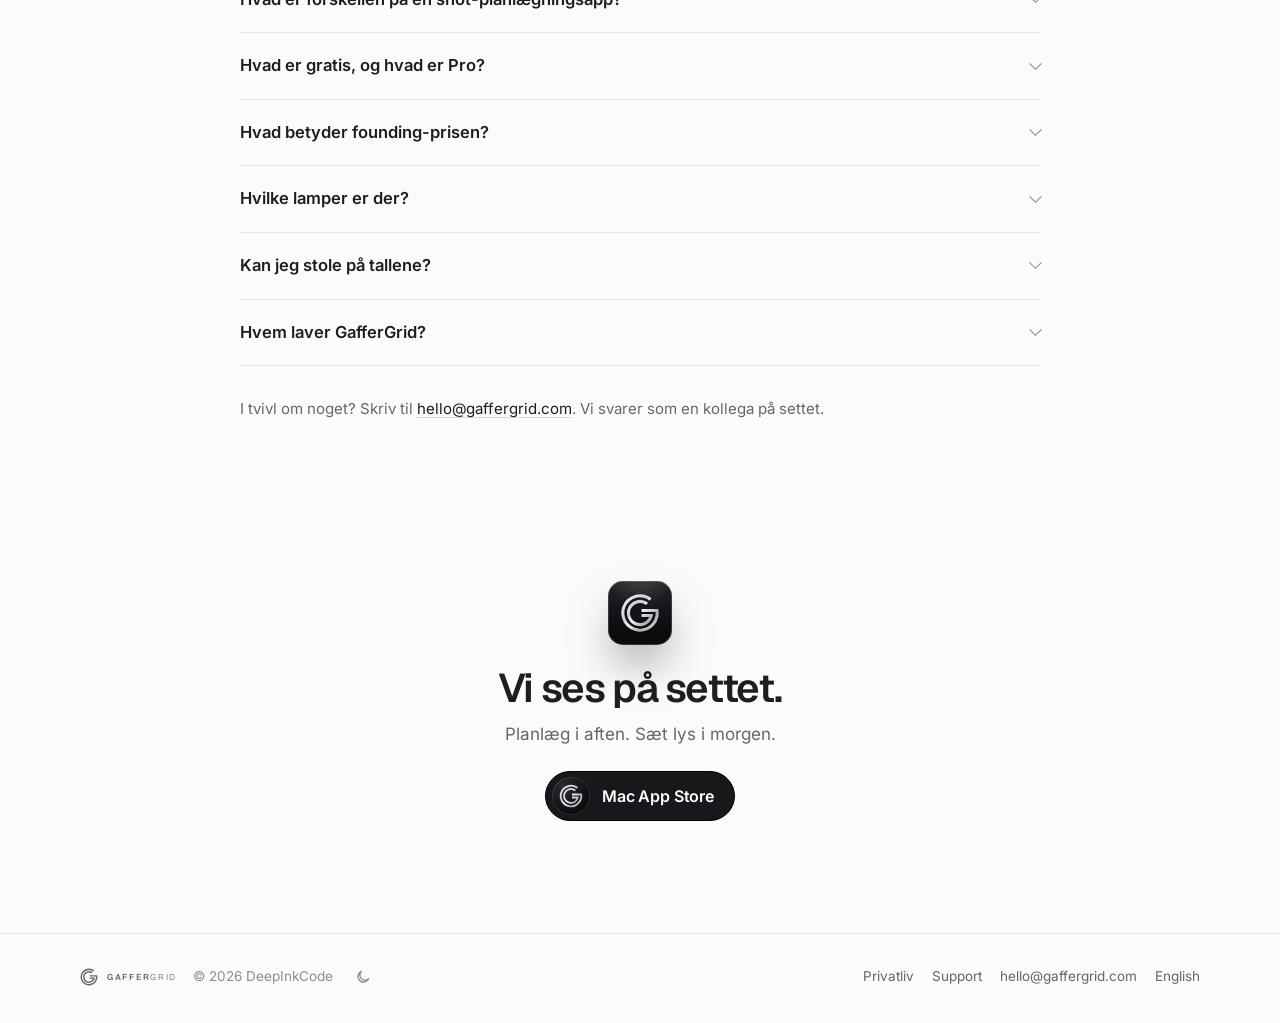
<file: da/index.html>
<!doctype html>
<html lang="da" data-store="https://apps.apple.com/app/gaffergrid-film-set-planner/id6824168173">
<head>
<meta charset="utf-8">
<meta name="viewport" content="width=device-width, initial-scale=1, viewport-fit=cover">
<title>GafferGrid · Previz, lysplan og strømberegner til filmhold (Mac)</title>
<meta name="description" content="Planlæg lyset og strømmen til dit filmset. Hver fase tjekket, og grejlisten klar til udlejeren. På Mac App Store.">
<link rel="canonical" href="https://gaffergrid.com/da/">
<link rel="alternate" hreflang="da" href="https://gaffergrid.com/da/">
<link rel="alternate" hreflang="en-GB" href="https://gaffergrid.com/">
<link rel="alternate" hreflang="x-default" href="https://gaffergrid.com/">
<meta property="og:type" content="website">
<meta property="og:site_name" content="GafferGrid">
<meta property="og:url" content="https://gaffergrid.com/da/">
<meta property="og:title" content="GafferGrid · Previz, lysplan og strømberegner til filmhold (Mac)">
<meta property="og:description" content="Planlæg lyset og strømmen til dit filmset. Hver fase tjekket, og grejlisten klar til udlejeren. På Mac App Store.">
<meta property="og:image" content="https://gaffergrid.com/assets/og-da.png">
<meta property="og:image:width" content="1200">
<meta property="og:image:height" content="630">
<meta property="og:locale" content="da_DK">
<meta property="og:locale:alternate" content="en_GB">
<meta name="twitter:card" content="summary_large_image">
<meta name="theme-color" content="#fbfbfc" media="(prefers-color-scheme: light)">
<meta name="theme-color" content="#0c0d0f" media="(prefers-color-scheme: dark)">
<link rel="icon" href="/assets/favicon.svg" type="image/svg+xml">
<link rel="icon" href="/assets/favicon-96.png" type="image/png" sizes="96x96">
<link rel="icon" href="/assets/favicon-48.png" type="image/png" sizes="48x48">
<link rel="apple-touch-icon" href="/assets/apple-touch-icon.png">
<script>try{var s=localStorage.getItem("gg-site-theme");if(s==="dark"||s==="light")document.documentElement.dataset.theme=s}catch(e){}</script>
<script>try{var q=/[?&]intro\b/.test(location.search);if(!matchMedia("(prefers-reduced-motion: reduce)").matches){document.documentElement.classList.add("gg-intro")}}catch(e){}</script>
<link rel="preload" href="/assets/fonts/inter-var-latin.woff2" as="font" type="font/woff2" crossorigin>
<link rel="stylesheet" href="/assets/fonts.css">
<link rel="stylesheet" href="/assets/site.css">
<link rel="stylesheet" href="/assets/launch.css">
</head>
<body>
<a class="skip" href="#main">Gå til indholdet</a>
<header class="top"><div class="wrap">
  <a class="brand" href="/da/" aria-label="GafferGrid"><svg viewBox="0 0 32 32" aria-hidden="true"><path d="M25.235 4.18A15 15 0 1 0 30.644 12.75H17.25V15.25H28.477A12.5 12.5 0 1 1 23.696 6.15ZM22.464 7.726A10.5 10.5 0 1 0 26.473 16.75H17.25V19.25H23.31A8 8 0 1 1 20.925 9.696Z" fill="currentColor"/></svg><span class="gg-word">Gaffer<span>Grid</span></span></a>
  <nav class="tnav" aria-label="Sektioner"><a href="#how">Sådan virker det</a><a href="#founding">Pris</a><a href="#faq">FAQ</a></nav>
  <a class="tbtn lang" href="/" hreflang="en" lang="en" title="English" aria-label="English">EN</a>
  <a class="tbtn solid" href="https://apps.apple.com/app/gaffergrid-film-set-planner/id6824168173" rel="noopener">Mac App Store</a>
</div></header>
<div class="bg" aria-hidden="true"><div class="bg-grid"></div></div>
<div class="intro" aria-hidden="true"><div class="intro-cover"></div><canvas></canvas></div>
<main id="main">
  <section class="hero" id="join" aria-labelledby="h-hero">
    <div class="wrap hero-in">
      <div class="hero-txt">
        <p class="eyebrow"><i aria-hidden="true"></i><span data-launch-label>Ude nu · Mac App Store</span></p>
        <h1 id="h-hero"><span>Framing, lys og strøm.</span><br><em>Klar før mødetid.</em></h1>
        <p class="lead">Previz til fotografer, gaffers og resten af holdet. Find billedet, sæt lyset, tjek hver fase, hvert kabel og hver sikring, og hav grejlisten klar før optage&shy;dagen.</p>
        <div class="store-cta" data-store-cta>
        <a class="store simple" data-store href="https://apps.apple.com/app/gaffergrid-film-set-planner/id6824168173" rel="noopener" data-pre="Hent i" aria-label="Hent i Mac App Store"><span class="store-app"><svg viewBox="0 0 32 32" aria-hidden="true"><defs><linearGradient id="ggst4" gradientUnits="userSpaceOnUse" x1="1" y1="1" x2="31" y2="31"><stop offset="0" stop-color="#fbfbfc"/><stop offset=".38" stop-color="#c9ccd1"/><stop offset=".5" stop-color="#f2f3f5"/><stop offset=".72" stop-color="#a9adb3"/><stop offset="1" stop-color="#e6e8eb"/></linearGradient></defs><path d="M25.235 4.18A15 15 0 1 0 30.644 12.75H17.25V15.25H28.477A12.5 12.5 0 1 1 23.696 6.15ZM22.464 7.726A10.5 10.5 0 1 0 26.473 16.75H17.25V19.25H23.31A8 8 0 1 1 20.925 9.696Z" fill="url(#ggst4)"/></svg></span><span class="store-t"><b data-store-name="Mac App Store">Mac App Store</b></span></a>
        <a class="store-touch try-link" href="#frame">Prøv den her <span aria-hidden="true">↓</span></a>
      </div>
        <p class="hero-note">Founding-pris til 31. dec. 2026 · Prøv alle værktøjer gratis</p>
      </div>
      <figure class="hshot" data-show role="img" aria-label="Et GafferGrid-vindue med en tegning oppefra af et køkken, kamerabilledet og strømmen på tre faser. Det viser tre øjeblikke efter hinanden: framing, lys og strøm."></figure>
    </div>
  </section>

  <section class="wrap points" aria-label="Kort fortalt">
    <ul><li><i><svg viewBox="0 0 24 24" aria-hidden="true"><rect x="3.5" y="9" width="17" height="11" rx="1.5"/><path d="M3.5 9 L19.5 4.5 L20.3 7.3 L4.3 11.8 M8 7.9 L9.8 10.2 M13 6.5 L14.8 8.8"/></svg></i><b>Håndværket først</b><span>Vi tager tallene, du laver filmen</span></li><li><i><svg viewBox="0 0 24 24" aria-hidden="true"><rect x="5" y="4" width="9" height="8" rx="1.2"/><path d="M14 6 L19 4 V12 L14 10 M9.5 12 V20.5 M6 20.5 L9.5 17 L13 20.5"/></svg></i><b>Rigtige tal</b><span>Lys ud fra watt og afstand</span></li><li><i><svg viewBox="0 0 24 24" aria-hidden="true"><path d="M2.5 6.5 H14 V16 H2.5 Z M14 9.5 H18 L21 12.5 V16 H14"/><circle cx="6.5" cy="17" r="1.8"/><circle cx="17.5" cy="17" r="1.8"/></svg></i><b>Klar til bilen</b><span>Grej- og pakkeliste som PDF</span></li><li><i><svg viewBox="0 0 24 24" aria-hidden="true"><path d="M7 18.5 H17 A3.5 3.5 0 0 0 17.6 11.55 A5.5 5.5 0 0 0 7.2 10.2 A4.2 4.2 0 0 0 7 18.5 Z M4 4 L20 20"/></svg></i><b>Privat og offline</b><span>Intet login. Kræver ikke net</span></li></ul>
  </section>

  <section class="wrap journey" id="how" aria-labelledby="h-how">
    <h2 id="h-how" class="vh">Sådan virker det</h2>
    <ol class="rail"><li><a href="#frame"><span class="num">1</span><svg viewBox="0 0 24 24" aria-hidden="true"><g transform="scale(1.2)"><rect x="2" y="6" width="11" height="8" rx="1.5"/><path d="M13 9 L18 6 V14 L13 11"/></g></svg><span>Framing</span></a></li><li><a href="#light"><span class="num">2</span><svg viewBox="0 0 24 24" aria-hidden="true"><g transform="scale(1.2)"><rect x="3" y="7" width="7" height="7" rx="1"/><path d="M10 8 L16 5 V16 L10 13"/></g></svg><span>Lys</span></a></li><li><a href="#power"><span class="num">3</span><svg viewBox="0 0 24 24" aria-hidden="true"><g transform="scale(1.2)"><path d="M11 2 L4 11 H10 L9 18 L16 9 H10 Z"/></g></svg><span>Strøm</span></a></li><li><a href="#production"><span class="num">4</span><svg viewBox="0 0 24 24" aria-hidden="true"><g transform="scale(1.2)"><rect x="3" y="4" width="14" height="12" stroke-dasharray="3 2"/></g></svg><span>Produktion</span></a></li><li><a href="#deliver"><span class="num">5</span><svg viewBox="0 0 24 24" aria-hidden="true"><g transform="scale(1.2)"><path d="M10 12 V2.8 M6.6 6.2 L10 2.8 L13.4 6.2"/><path d="M6.5 8.5 H5 V17 H15 V8.5 H13.5"/></g></svg><span>Levering</span></a></li></ol>
  </section>

  <section class="wrap step" id="frame" aria-labelledby="h-frame">
    <div class="step-head">
      <p class="k step-k"><span class="num">1</span><span>Framing</span></p>
      <h2 id="h-frame">Find en frame.</h2>
      <p class="try"><b>Prøv selv</b>Træk kameraet. Billedet følger med.</p>
    </div>
    <div class="camdemo" data-cam-demo></div>
    
  </section>
  <section class="wrap step" id="light" aria-labelledby="h-light">
    <div class="step-head">
      <p class="k step-k"><span class="num">2</span><span>Lys</span></p>
      <h2 id="h-light">Sæt lyset.</h2>
      <p class="try"><b>Prøv selv</b>Flyt key, fill og baglys. Se lyset på Maya.</p>
    </div>
    <div class="camdemo" data-light-demo></div>
    
  </section>
  <section class="wrap step" id="power" aria-labelledby="h-power">
    <div class="step-head">
      <p class="k step-k"><span class="num">3</span><span>Strøm</span><em class="badge">Kernen</em></p>
      <h2 id="h-power">Holder strømmen?</h2>
      <p class="try"><b>Prøv selv</b>Læg kablerne, og se hver fase fylde op.</p>
    </div>
    <div class="pwdemo" data-power-demo></div>
    <p class="fine step-fine">Et planlægningsværktøj, ikke en godkendelse. En kvalificeret person (gaffer eller elektriker) skal godkende fordelingen på stedet efter de lokale regler.</p>
  </section>
  <section class="wrap step" id="production" aria-labelledby="h-production">
    <div class="step-head">
      <p class="k step-k"><span class="num">4</span><span>Produktion</span></p>
      <h2 id="h-production">Pak bilen.</h2>
      <p class="try"><b>Prøv selv</b>Dine shots, scenerne og pakkelisten.</p>
    </div>
    <div class="prod">
      <div class="prod-l" data-prod-shots></div>
      <div class="prod-r"><h3>Pakkeliste</h3><div data-pack></div></div>
    </div>
    
  </section>
  <section class="wrap step" id="deliver" aria-labelledby="h-deliver">
    <div class="step-head">
      <p class="k step-k"><span class="num">5</span><span>Levering</span></p>
      <h2 id="h-deliver">Eksportér det hele.</h2>
      <p class="try"><b>Prøv selv</b>Alle papirer, holdet skal bruge, fra én plan.</p>
    </div>
    <div class="deliver" data-deliver data-scenes='[["12","INT. MAYAS LEJLIGHED, KØKKEN – NAT","Maya, Leo","3 shots"],["13","INT. OPGANGEN – NAT","Maya, Hr. Berg","2 shots"],["15","INT. MAYAS LEJLIGHED, KØKKEN – DAG","Leo","1 shot"]]' data-fold="Fold dem ud igen" data-exp="Eksportér det hele">
      <div class="fan">
        <div class="folder" aria-hidden="true"><svg class="folder-back" viewBox="0 0 200 150"><path d="M6 22 Q6 12 16 12 H70 L84 26 H184 Q194 26 194 36 V140 Q194 146 188 146 H12 Q6 146 6 140 Z"/></svg><svg class="folder-front" viewBox="0 0 200 150"><path d="M4 62 Q4 54 12 54 H188 Q196 54 196 62 L192 140 Q191 146 185 146 H15 Q9 146 8 140 Z"/></svg><span class="folder-l">Køkken nat · 4 PDF'er</span></div>
        <button type="button" class="leaf" style="--i:0" aria-pressed="false" aria-label="Grejliste: PDF til udlejeren"><span class="paper" data-doc="0"></span><span class="ready-tag">PDF ✓</span></button><button type="button" class="leaf" style="--i:1" aria-pressed="false" aria-label="Pakkeliste: Ving af på dagen"><span class="paper" data-doc="1"></span><span class="ready-tag">PDF ✓</span></button><button type="button" class="leaf" style="--i:2" aria-pressed="false" aria-label="Shotliste: 12A–12C med skitser"><span class="paper" data-doc="2"></span><span class="ready-tag">PDF ✓</span></button><button type="button" class="leaf" style="--i:3" aria-pressed="false" aria-label="Sceneoversigt: Scener og locations"><span class="paper" data-doc="3"></span><span class="ready-tag">PDF ✓</span></button>
      </div>
      <div class="deliver-cta"><button type="button" class="btn solid" data-export>Eksportér det hele</button><p class="fine">Også i 1.0: en rundvisning og en ordbog over fagord, med fif fra Gaff, vores gaffer.</p></div>
    </div>
    
  </section>

  <section class="wrap sec found" id="founding" aria-labelledby="h-found">
    <div class="head"><p class="k">Introduktionspris</p><h2 id="h-found">Founding-pris.</h2><p>Introduktionspriser fra launch til 31. december 2026.</p></div>
    <p class="offer" data-until="2026-12-31" data-left="dage tilbage" data-left1="dag tilbage"><span class="offer-tag">Tidsbegrænset</span>Founding-pris · slutter 31. dec. 2026</p>
    <div class="plans"><div class="plan free"><div class="plan-n"><b>Gratis</b><em class="badge">Prøv det hele</em></div><p class="price"><strong>0 $</strong></p><span class="plan-d">Prøv alle værktøjerne på en rigtig opgave. Gratis, så længe du vil.</span><ul class="plan-pts"><li>Alle værktøjer: framing, lys, strøm, kabler, shots</li><li>Hele strømberegneren, uden grænse</li><li>1 projekt med 1 location og 1 scene</li><li>PDF'er med et lille vandmærke</li><li>Ingen konto. Det, du laver, låses aldrig</li></ul></div><div class="plan"><div class="plan-n"><b>Månedligt</b><em class="badge">Pro</em></div><p class="price"><strong>6,99 $</strong><span>om måneden</span></p><span class="plan-d">Hele Pro, måned for måned. Godt til en enkelt opgave. Opsig, når du vil.</span><ul class="plan-pts"><li class="all">Alt i Gratis</li><li>Ubegrænsede projekter, locations og scener</li><li>Rene PDF'er uden vandmærke</li><li>Dine egne lamper, kameraer, stativer, rammer og tavler</li></ul></div><div class="plan hot"><div class="plan-n"><b>Årligt</b><em class="badge">Founding-pris</em></div><p class="price"><strong>44,99 $</strong><span>første år</span></p><p class="until" data-until="2026-12-31" data-left="dage tilbage" data-left1="dag tilbage">Slutter 31. dec. 2026</p><span class="plan-d">Hele Pro i et år. Derefter 59,99 $ om året.</span><ul class="plan-pts"><li class="all">Alt i Gratis</li><li>Ubegrænsede projekter, locations og scener</li><li>Rene PDF'er uden vandmærke</li><li>Dine egne lamper, kameraer, stativer, rammer og tavler</li></ul></div><div class="plan hot"><div class="plan-n"><b>For livet</b><em class="badge">Founding-pris</em></div><p class="price"><strong>129,99 $</strong><span>én gang</span></p><p class="until" data-until="2026-12-31" data-left="dage tilbage" data-left1="dag tilbage">Slutter 31. dec. 2026</p><span class="plan-d">Hele Pro, for altid. Fra 1. januar 2027: 179,99 $.</span><ul class="plan-pts"><li class="all">Alt i Gratis</li><li>Ubegrænsede projekter, locations og scener</li><li>Rene PDF'er uden vandmærke</li><li>Dine egne lamper, kameraer, stativer, rammer og tavler</li><li class="plus">Betal én gang. Intet abonnement.</li></ul></div></div>
    <div class="found-cta"><div class="store-cta" data-store-cta>
        <a class="store simple" data-store href="https://apps.apple.com/app/gaffergrid-film-set-planner/id6824168173" rel="noopener" data-pre="Hent i" aria-label="Hent i Mac App Store"><span class="store-app"><svg viewBox="0 0 32 32" aria-hidden="true"><defs><linearGradient id="ggst5" gradientUnits="userSpaceOnUse" x1="1" y1="1" x2="31" y2="31"><stop offset="0" stop-color="#fbfbfc"/><stop offset=".38" stop-color="#c9ccd1"/><stop offset=".5" stop-color="#f2f3f5"/><stop offset=".72" stop-color="#a9adb3"/><stop offset="1" stop-color="#e6e8eb"/></linearGradient></defs><path d="M25.235 4.18A15 15 0 1 0 30.644 12.75H17.25V15.25H28.477A12.5 12.5 0 1 1 23.696 6.15ZM22.464 7.726A10.5 10.5 0 1 0 26.473 16.75H17.25V19.25H23.31A8 8 0 1 1 20.925 9.696Z" fill="url(#ggst5)"/></svg></span><span class="store-t"><b data-store-name="Mac App Store">Mac App Store</b></span></a>
        
      </div><p class="fine">Priser i amerikanske dollar. App Store viser prisen i kroner. Founding-priserne er introduktionspriser indtil 31. december 2026, og den årlige gælder nye abonnenter. Fra 1. januar 2027 koster Årligt 59,99 $ om året og For livet 179,99 $.</p></div>
  </section>

  <section class="wrap sec" id="faq" aria-labelledby="h-faq">
    <div class="head"><h2 id="h-faq">Spørgsmål</h2></div>
    <div class="faq"><details><summary>Hvor får jeg GafferGrid?</summary><p>På Mac App Store.</p></details><details><summary>Kører den på iPhone eller iPad?</summary><p>Nej. GafferGrid er til Mac: macOS 13 Ventura eller nyere, Apple silicon eller Intel, på engelsk (UK) og dansk. Sidder du med telefonen? Send linket til dig selv, og prøv den på din Mac.</p></details><details><summary>Skal jeg have en konto eller internet?</summary><p>Nej. Der er intet login, og alt virker offline. Dine projekter gemmes hos dig, og vi ser dem aldrig.</p></details><details><summary>Hvad er forskellen på en shot-planlægningsapp?</summary><p>Shot-planlægningsapps stopper ved kameraet. GafferGrid laver også gafferens del: den fordeler lamperne på faserne, tjekker kabler og sikringer, vælger tavler og skriver grejlisten til udlejeren.</p></details><details><summary>Hvad er gratis, og hvad er Pro?</summary><p>Alle værktøjer virker i ét projekt med én location og én scene, sammen med hele strømberegneren og PDF'er med et lille vandmærke. Pro giver ubegrænsede projekter, locations og scener, rene PDF'er og dine egne lamper, kameraer, stativer, rammer og tavler. Eksportér som fil og Eksportér alle projekter er gratis, så du altid kan tage backup og dele dit arbejde.</p></details><details><summary>Hvad betyder founding-prisen?</summary><p>Fra launch til 31. december 2026 koster Pro 44,99 $ det første år (nye abonnenter) eller 129,99 $ for livet. Derefter er priserne 59,99 $ om året og 179,99 $ for livet.</p></details><details><summary>Hvilke lamper er der?</summary><p>Generiske LED-, tungsten- og HMI-lamper efter watt, fx en LED COB 600 W, med lysformere, rammer og diffusion. Med Pro opretter du dine egne lamper, kameraer, stativer, rammer og tavler.</p></details><details><summary>Kan jeg stole på tallene?</summary><p>GafferGrid regner hver lampe på fuld styrke og holder hver fase under 80 %. Beregningen er et planlægningsværktøj, ikke en godkendelse: en kvalificeret person (gaffer eller elektriker) skal godkende fordelingen på stedet efter de lokale regler.</p></details><details><summary>Hvem laver GafferGrid?</summary><p>Folk fra filmbranchen, der ville have et bedre værktøj til lys og strøm. Vi holder til i Danmark, og når du skriver, svarer en, der selv har stået på et set.</p></details></div>
    <aside class="gaff"><p>I tvivl om noget? Skriv til <a href="mailto:hello@gaffergrid.com">hello@gaffergrid.com</a>. Vi svarer som en kollega på settet.</p></aside>
  </section>

  <section class="wrap end" id="join-end" aria-labelledby="h-end">
    <div class="app-icon sm" aria-hidden="true"><svg viewBox="0 0 32 32" aria-hidden="true"><defs><linearGradient id="ggm2" gradientUnits="userSpaceOnUse" x1="1" y1="1" x2="31" y2="31"><stop offset="0" stop-color="#fbfbfc"/><stop offset=".38" stop-color="#c9ccd1"/><stop offset=".5" stop-color="#f2f3f5"/><stop offset=".72" stop-color="#a9adb3"/><stop offset="1" stop-color="#e6e8eb"/></linearGradient></defs><path d="M25.235 4.18A15 15 0 1 0 30.644 12.75H17.25V15.25H28.477A12.5 12.5 0 1 1 23.696 6.15ZM22.464 7.726A10.5 10.5 0 1 0 26.473 16.75H17.25V19.25H23.31A8 8 0 1 1 20.925 9.696Z" fill="url(#ggm2)"/></svg></div>
    <h2 id="h-end">Vi ses på settet.</h2>
    <p>Planlæg i aften. Sæt lys i morgen.</p>
    <div class="store-cta" data-store-cta>
        <a class="store simple" data-store href="https://apps.apple.com/app/gaffergrid-film-set-planner/id6824168173" rel="noopener" data-pre="Hent i" aria-label="Hent i Mac App Store"><span class="store-app"><svg viewBox="0 0 32 32" aria-hidden="true"><defs><linearGradient id="ggst6" gradientUnits="userSpaceOnUse" x1="1" y1="1" x2="31" y2="31"><stop offset="0" stop-color="#fbfbfc"/><stop offset=".38" stop-color="#c9ccd1"/><stop offset=".5" stop-color="#f2f3f5"/><stop offset=".72" stop-color="#a9adb3"/><stop offset="1" stop-color="#e6e8eb"/></linearGradient></defs><path d="M25.235 4.18A15 15 0 1 0 30.644 12.75H17.25V15.25H28.477A12.5 12.5 0 1 1 23.696 6.15ZM22.464 7.726A10.5 10.5 0 1 0 26.473 16.75H17.25V19.25H23.31A8 8 0 1 1 20.925 9.696Z" fill="url(#ggst6)"/></svg></span><span class="store-t"><b data-store-name="Mac App Store">Mac App Store</b></span></a>
        
      </div>
  </section>
</main>
<script src="/assets/aabning.js" defer></script>
<script src="/assets/gitterlys.js" defer></script>
<script src="/assets/launch.js" defer></script>
<script src="/assets/kamera.js" defer></script>
<script src="/assets/rejse.js" defer></script>
<script src="/assets/slides.js" defer></script>
<script src="/assets/hero.js" defer></script>
<script type="application/ld+json">
{"@context":"https://schema.org","@graph":[{"@type":"SoftwareApplication","name":"GafferGrid","url":"https://gaffergrid.com/da/","inLanguage":"da","operatingSystem":"macOS 13 or later","applicationCategory":"MultimediaApplication","applicationSubCategory":"Film and TV production planning","description":"Planlæg lyset og strømmen til dit filmset. Hver fase tjekket, og grejlisten klar til udlejeren. På Mac App Store.","publisher":{"@id":"https://gaffergrid.com/#org"},"author":{"@id":"https://gaffergrid.com/#org"},"softwareRequirements":"macOS 13 Ventura or later, Apple silicon or Intel","isAccessibleForFree":true,"availableLanguage":["en-GB","da"],"keywords":"lighting plan, power calculator, gaffer app, film set, gear list, shot list, power distribution, CEE, phases, lighting plot","downloadUrl":"https://apps.apple.com/app/gaffergrid-film-set-planner/id6824168173","featureList":["Brændvidde og sensorstørrelse, med billedfeltet på planen","Dolly, slider, jib og kran med keyframes","Shotlisten som filmstrimmel, med en skitse af hvert billede","En lysplan set oppefra, i rigtige mål","Lyset regnet ud fra watt og afstand","LED, Tungsten og HMI med lysformere, rammer og diffusion","Faser, kabler og sikringer regnet ud, hver fase under 80 %","Kabler lagt langs væggene, tavler valgt for dig","Scener med dag/nat og locations","Sceneoversigt og locations","Pakkeliste bygget ud fra planen, vinget af på dagen","Grejlisten som PDF til udlejeren","Plan, shotliste og strømplan i én PDF","Fokusguide til kameraholdet"],"offers":[{"@type":"Offer","name":"Free","price":"0","priceCurrency":"USD","url":"https://apps.apple.com/app/gaffergrid-film-set-planner/id6824168173"},{"@type":"Offer","name":"Pro, monthly","price":"6.99","priceCurrency":"USD","url":"https://apps.apple.com/app/gaffergrid-film-set-planner/id6824168173"},{"@type":"Offer","name":"Pro, yearly (founding price, first year)","price":"44.99","priceCurrency":"USD","priceValidUntil":"2026-12-31","url":"https://apps.apple.com/app/gaffergrid-film-set-planner/id6824168173"},{"@type":"Offer","name":"Pro, for life (founding price)","price":"129.99","priceCurrency":"USD","priceValidUntil":"2026-12-31","url":"https://apps.apple.com/app/gaffergrid-film-set-planner/id6824168173"}]},{"@type":"Organization","@id":"https://gaffergrid.com/#org","name":"DeepInkCode","url":"https://gaffergrid.com/","email":"hello@gaffergrid.com","logo":"https://gaffergrid.com/assets/icon-512.png","address":{"@type":"PostalAddress","addressCountry":"DK"}},{"@type":"WebSite","name":"GafferGrid","url":"https://gaffergrid.com/","inLanguage":["en-GB","da"],"publisher":{"@id":"https://gaffergrid.com/#org"}},{"@type":"FAQPage","inLanguage":"da","mainEntity":[{"@type":"Question","name":"Hvor får jeg GafferGrid?","acceptedAnswer":{"@type":"Answer","text":"På Mac App Store."}},{"@type":"Question","name":"Kører den på iPhone eller iPad?","acceptedAnswer":{"@type":"Answer","text":"Nej. GafferGrid er til Mac: macOS 13 Ventura eller nyere, Apple silicon eller Intel, på engelsk (UK) og dansk. Sidder du med telefonen? Send linket til dig selv, og prøv den på din Mac."}},{"@type":"Question","name":"Skal jeg have en konto eller internet?","acceptedAnswer":{"@type":"Answer","text":"Nej. Der er intet login, og alt virker offline. Dine projekter gemmes hos dig, og vi ser dem aldrig."}},{"@type":"Question","name":"Hvad er forskellen på en shot-planlægningsapp?","acceptedAnswer":{"@type":"Answer","text":"Shot-planlægningsapps stopper ved kameraet. GafferGrid laver også gafferens del: den fordeler lamperne på faserne, tjekker kabler og sikringer, vælger tavler og skriver grejlisten til udlejeren."}},{"@type":"Question","name":"Hvad er gratis, og hvad er Pro?","acceptedAnswer":{"@type":"Answer","text":"Alle værktøjer virker i ét projekt med én location og én scene, sammen med hele strømberegneren og PDF'er med et lille vandmærke. Pro giver ubegrænsede projekter, locations og scener, rene PDF'er og dine egne lamper, kameraer, stativer, rammer og tavler. Eksportér som fil og Eksportér alle projekter er gratis, så du altid kan tage backup og dele dit arbejde."}},{"@type":"Question","name":"Hvad betyder founding-prisen?","acceptedAnswer":{"@type":"Answer","text":"Fra launch til 31. december 2026 koster Pro 44,99 $ det første år (nye abonnenter) eller 129,99 $ for livet. Derefter er priserne 59,99 $ om året og 179,99 $ for livet."}},{"@type":"Question","name":"Hvilke lamper er der?","acceptedAnswer":{"@type":"Answer","text":"Generiske LED-, tungsten- og HMI-lamper efter watt, fx en LED COB 600 W, med lysformere, rammer og diffusion. Med Pro opretter du dine egne lamper, kameraer, stativer, rammer og tavler."}},{"@type":"Question","name":"Kan jeg stole på tallene?","acceptedAnswer":{"@type":"Answer","text":"GafferGrid regner hver lampe på fuld styrke og holder hver fase under 80 %. Beregningen er et planlægningsværktøj, ikke en godkendelse: en kvalificeret person (gaffer eller elektriker) skal godkende fordelingen på stedet efter de lokale regler."}},{"@type":"Question","name":"Hvem laver GafferGrid?","acceptedAnswer":{"@type":"Answer","text":"Folk fra filmbranchen, der ville have et bedre værktøj til lys og strøm. Vi holder til i Danmark, og når du skriver, svarer en, der selv har stået på et set."}}]}]}
</script>
<footer class="foot"><div class="wrap">
  <a class="brand" href="/da/"><svg viewBox="0 0 32 32" aria-hidden="true"><path d="M25.235 4.18A15 15 0 1 0 30.644 12.75H17.25V15.25H28.477A12.5 12.5 0 1 1 23.696 6.15ZM22.464 7.726A10.5 10.5 0 1 0 26.473 16.75H17.25V19.25H23.31A8 8 0 1 1 20.925 9.696Z" fill="currentColor"/></svg><span class="gg-word">Gaffer<span>Grid</span></span></a>
  <span>© 2026 DeepInkCode</span>
  <button class="tbtn icon" type="button" data-theme-toggle aria-label="Mørk eller lys" title="Mørk eller lys"><svg class="theme-moon" viewBox="0 0 20 20"><path d="M16 12.5 A6.5 6.5 0 1 1 7.5 4 A5.2 5.2 0 0 0 16 12.5 Z"/></svg><svg class="theme-sun" viewBox="0 0 20 20"><circle cx="10" cy="10" r="3.4"/><path d="M10 2.5 V4.3 M10 15.7 V17.5 M2.5 10 H4.3 M15.7 10 H17.5 M4.7 4.7 L6 6 M14 14 L15.3 15.3 M4.7 15.3 L6 14 M14 6 L15.3 4.7"/></svg></button>
  <nav aria-label="Footer"><a href="/da/privacy.html">Privatliv</a><a href="/da/support.html">Support</a><a href="mailto:hello@gaffergrid.com">hello@gaffergrid.com</a><a href="/" hreflang="en" lang="en">English</a></nav>
</div></footer>
<script src="/assets/site.js" defer></script>
</body>
</html>
</file>
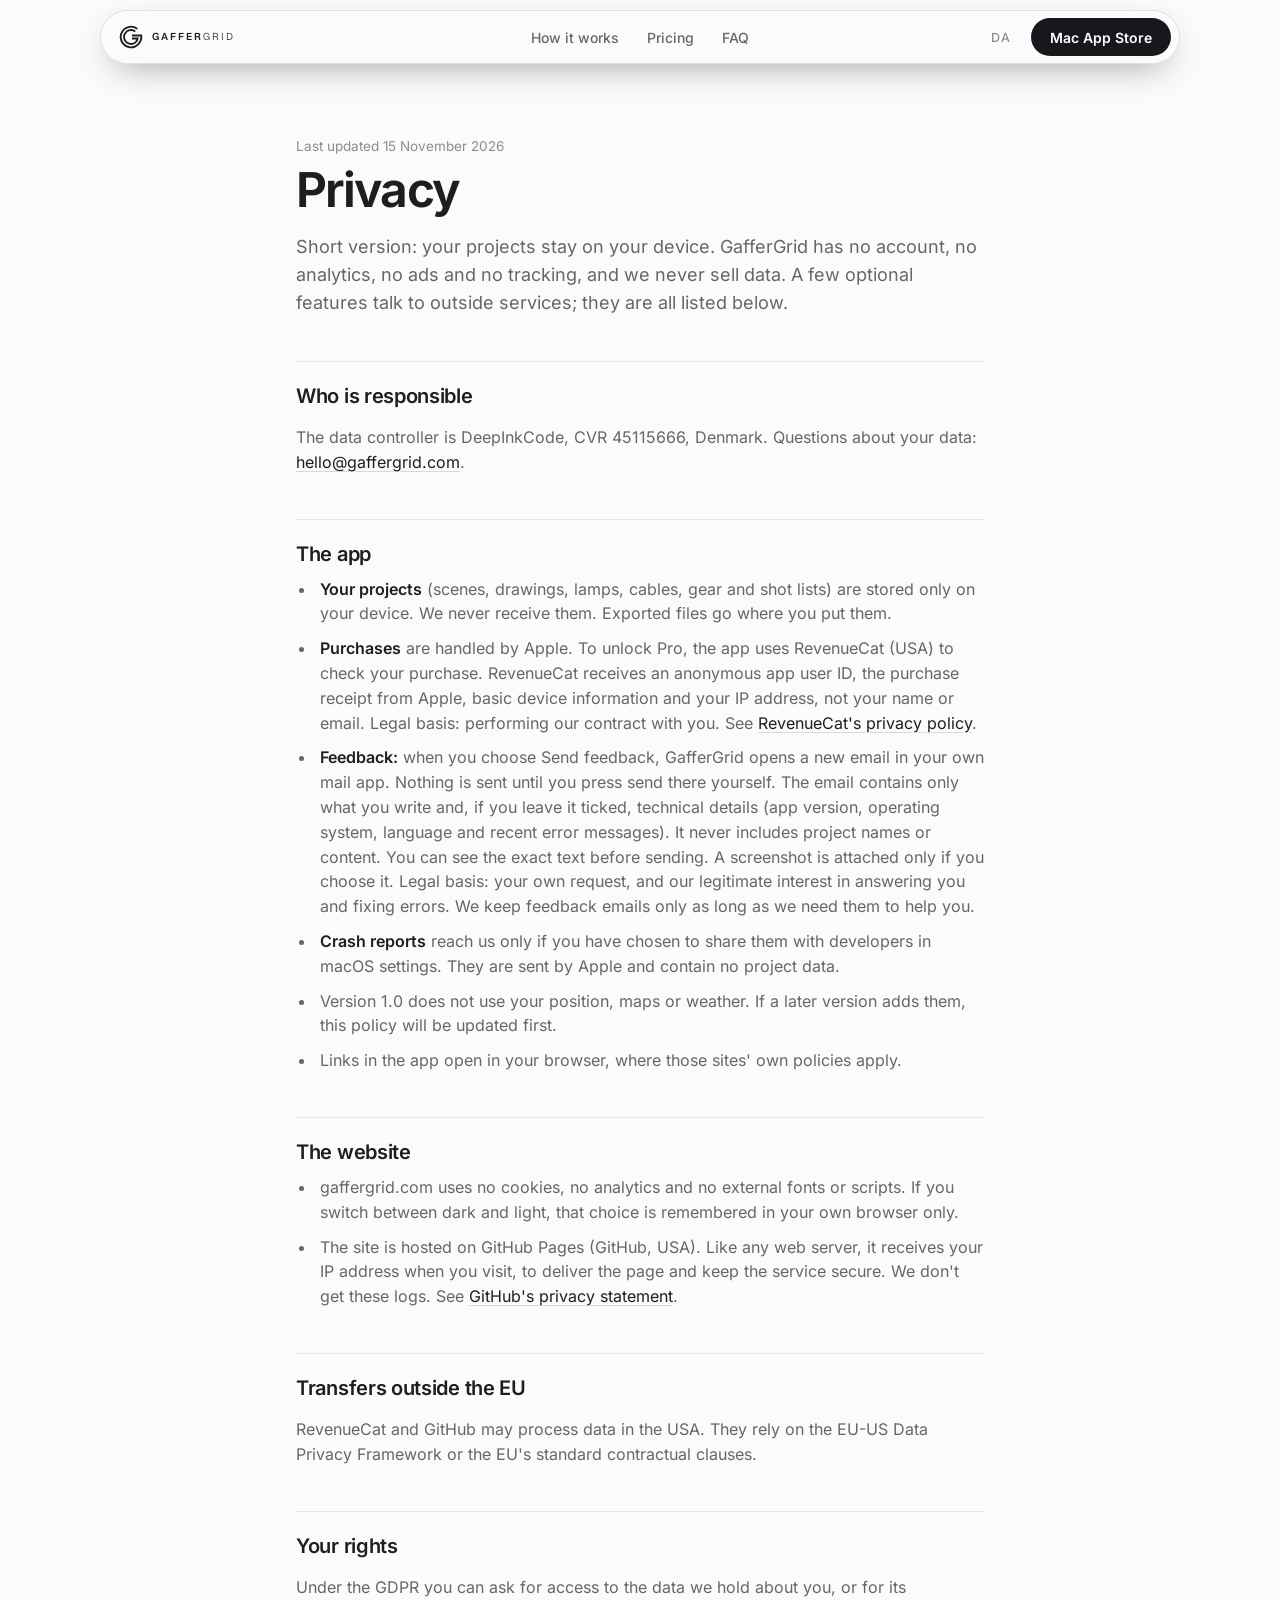
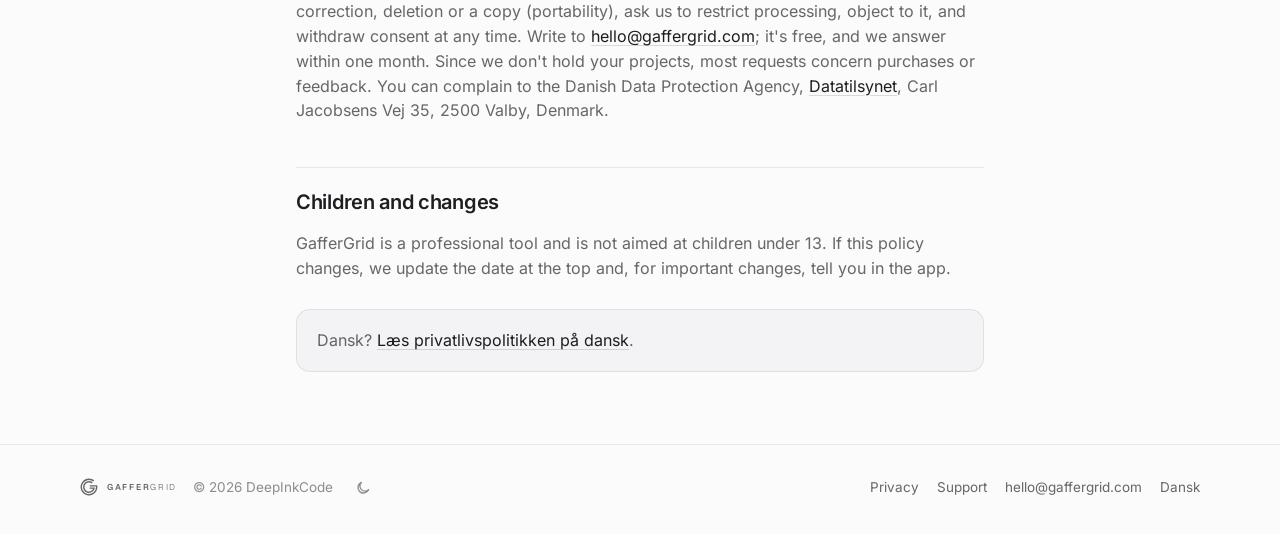
<file: privacy.html>
<!doctype html>
<html lang="en" data-store="https://apps.apple.com/app/gaffergrid-film-set-planner/id6824168173">
<head>
<meta charset="utf-8">
<meta name="viewport" content="width=device-width, initial-scale=1, viewport-fit=cover">
<title>Privacy · GafferGrid</title>
<meta name="description" content="How GafferGrid and gaffergrid.com handle your data. Your projects stay on your device: no account, no analytics, no tracking.">
<link rel="canonical" href="https://gaffergrid.com/privacy.html">
<link rel="alternate" hreflang="en-GB" href="https://gaffergrid.com/privacy.html">
<link rel="alternate" hreflang="da" href="https://gaffergrid.com/da/privacy.html">
<link rel="alternate" hreflang="x-default" href="https://gaffergrid.com/privacy.html">
<meta property="og:type" content="website">
<meta property="og:site_name" content="GafferGrid">
<meta property="og:url" content="https://gaffergrid.com/privacy.html">
<meta property="og:title" content="Privacy · GafferGrid">
<meta property="og:description" content="How GafferGrid and gaffergrid.com handle your data. Your projects stay on your device: no account, no analytics, no tracking.">
<meta property="og:image" content="https://gaffergrid.com/assets/og.png">
<meta property="og:image:width" content="1200">
<meta property="og:image:height" content="630">
<meta property="og:locale" content="en_GB">
<meta property="og:locale:alternate" content="da_DK">
<meta name="twitter:card" content="summary_large_image">
<meta name="theme-color" content="#fbfbfc" media="(prefers-color-scheme: light)">
<meta name="theme-color" content="#0c0d0f" media="(prefers-color-scheme: dark)">
<link rel="icon" href="/assets/favicon.svg" type="image/svg+xml">
<link rel="icon" href="/assets/favicon-96.png" type="image/png" sizes="96x96">
<link rel="icon" href="/assets/favicon-48.png" type="image/png" sizes="48x48">
<link rel="apple-touch-icon" href="/assets/apple-touch-icon.png">
<script>try{var s=localStorage.getItem("gg-site-theme");if(s==="dark"||s==="light")document.documentElement.dataset.theme=s}catch(e){}</script>
<link rel="preload" href="/assets/fonts/inter-var-latin.woff2" as="font" type="font/woff2" crossorigin>
<link rel="stylesheet" href="/assets/fonts.css">
<link rel="stylesheet" href="/assets/site.css">

</head>
<body>
<a class="skip" href="#main">Skip to content</a>
<header class="top"><div class="wrap">
  <a class="brand" href="/" aria-label="GafferGrid"><svg viewBox="0 0 32 32" aria-hidden="true"><path d="M25.235 4.18A15 15 0 1 0 30.644 12.75H17.25V15.25H28.477A12.5 12.5 0 1 1 23.696 6.15ZM22.464 7.726A10.5 10.5 0 1 0 26.473 16.75H17.25V19.25H23.31A8 8 0 1 1 20.925 9.696Z" fill="currentColor"/></svg><span class="gg-word">Gaffer<span>Grid</span></span></a>
  <nav class="tnav" aria-label="Sections"><a href="/#how">How it works</a><a href="/#founding">Pricing</a><a href="/#faq">FAQ</a></nav>
  <a class="tbtn lang" href="/da/privacy.html" hreflang="da" lang="da" title="Dansk" aria-label="Dansk">DA</a>
  <a class="tbtn solid" href="https://apps.apple.com/app/gaffergrid-film-set-planner/id6824168173" rel="noopener">Mac App Store</a>
</div></header>
<main id="main" class="wrap doc">
  <p class="meta">Last updated 15 November 2026</p>
  <h1>Privacy</h1>
  <p class="lead">Short version: your projects stay on your device. GafferGrid has no account, no analytics, no ads and no tracking, and we never sell data. A few optional features talk to outside services; they are all listed below.</p>

  <h2>Who is responsible</h2>
  <p>The data controller is DeepInkCode, CVR 45115666, Denmark. Questions about your data: <a href="mailto:hello@gaffergrid.com">hello@gaffergrid.com</a>.</p>

  <h2>The app</h2>
  <ul>
    <li><b>Your projects</b> (scenes, drawings, lamps, cables, gear and shot lists) are stored only on your device. We never receive them. Exported files go where you put them.</li>
    <li><b>Purchases</b> are handled by Apple. To unlock Pro, the app uses RevenueCat (USA) to check your purchase. RevenueCat receives an anonymous app user ID, the purchase receipt from Apple, basic device information and your IP address, not your name or email. Legal basis: performing our contract with you. See <a href="https://www.revenuecat.com/privacy">RevenueCat's privacy policy</a>.</li>
    <li><b>Feedback:</b> when you choose Send feedback, GafferGrid opens a new email in your own mail app. Nothing is sent until you press send there yourself. The email contains only what you write and, if you leave it ticked, technical details (app version, operating system, language and recent error messages). It never includes project names or content. You can see the exact text before sending. A screenshot is attached only if you choose it. Legal basis: your own request, and our legitimate interest in answering you and fixing errors. We keep feedback emails only as long as we need them to help you.</li>
    <li><b>Crash reports</b> reach us only if you have chosen to share them with developers in macOS settings. They are sent by Apple and contain no project data.</li>
    <li>Version 1.0 does not use your position, maps or weather. If a later version adds them, this policy will be updated first.</li>
    <li>Links in the app open in your browser, where those sites' own policies apply.</li>
  </ul>

  <h2>The website</h2>
  <ul>
    <li>gaffergrid.com uses no cookies, no analytics and no external fonts or scripts. If you switch between dark and light, that choice is remembered in your own browser only.</li>
    <li>The site is hosted on GitHub Pages (GitHub, USA). Like any web server, it receives your IP address when you visit, to deliver the page and keep the service secure. We don't get these logs. See <a href="https://docs.github.com/en/site-policy/privacy-policies/github-general-privacy-statement">GitHub's privacy statement</a>.</li>
  </ul>

  <h2>Transfers outside the EU</h2>
  <p>RevenueCat and GitHub may process data in the USA. They rely on the EU-US Data Privacy Framework or the EU's standard contractual clauses.</p>

  <h2>Your rights</h2>
  <p>Under the GDPR you can ask for access to the data we hold about you, or for its correction, deletion or a copy (portability), ask us to restrict processing, object to it, and withdraw consent at any time. Write to <a href="mailto:hello@gaffergrid.com">hello@gaffergrid.com</a>; it's free, and we answer within one month. Since we don't hold your projects, most requests concern purchases or feedback. You can complain to the Danish Data Protection Agency, <a href="https://www.datatilsynet.dk/">Datatilsynet</a>, Carl Jacobsens Vej 35, 2500 Valby, Denmark.</p>

  <h2>Children and changes</h2>
  <p>GafferGrid is a professional tool and is not aimed at children under 13. If this policy changes, we update the date at the top and, for important changes, tell you in the app.</p>

  <div class="card"><p>Dansk? <a href="/da/privacy.html" hreflang="da" lang="da">Læs privatlivspolitikken på dansk</a>.</p></div>
</main>
<footer class="foot"><div class="wrap">
  <a class="brand" href="/"><svg viewBox="0 0 32 32" aria-hidden="true"><path d="M25.235 4.18A15 15 0 1 0 30.644 12.75H17.25V15.25H28.477A12.5 12.5 0 1 1 23.696 6.15ZM22.464 7.726A10.5 10.5 0 1 0 26.473 16.75H17.25V19.25H23.31A8 8 0 1 1 20.925 9.696Z" fill="currentColor"/></svg><span class="gg-word">Gaffer<span>Grid</span></span></a>
  <span>© 2026 DeepInkCode</span>
  <button class="tbtn icon" type="button" data-theme-toggle aria-label="Dark or light" title="Dark or light"><svg class="theme-moon" viewBox="0 0 20 20"><path d="M16 12.5 A6.5 6.5 0 1 1 7.5 4 A5.2 5.2 0 0 0 16 12.5 Z"/></svg><svg class="theme-sun" viewBox="0 0 20 20"><circle cx="10" cy="10" r="3.4"/><path d="M10 2.5 V4.3 M10 15.7 V17.5 M2.5 10 H4.3 M15.7 10 H17.5 M4.7 4.7 L6 6 M14 14 L15.3 15.3 M4.7 15.3 L6 14 M14 6 L15.3 4.7"/></svg></button>
  <nav aria-label="Footer"><a href="/privacy.html">Privacy</a><a href="/support.html">Support</a><a href="mailto:hello@gaffergrid.com">hello@gaffergrid.com</a><a href="/da/privacy.html" hreflang="da" lang="da">Dansk</a></nav>
</div></footer>
<script src="/assets/site.js" defer></script>
</body>
</html>
</file>
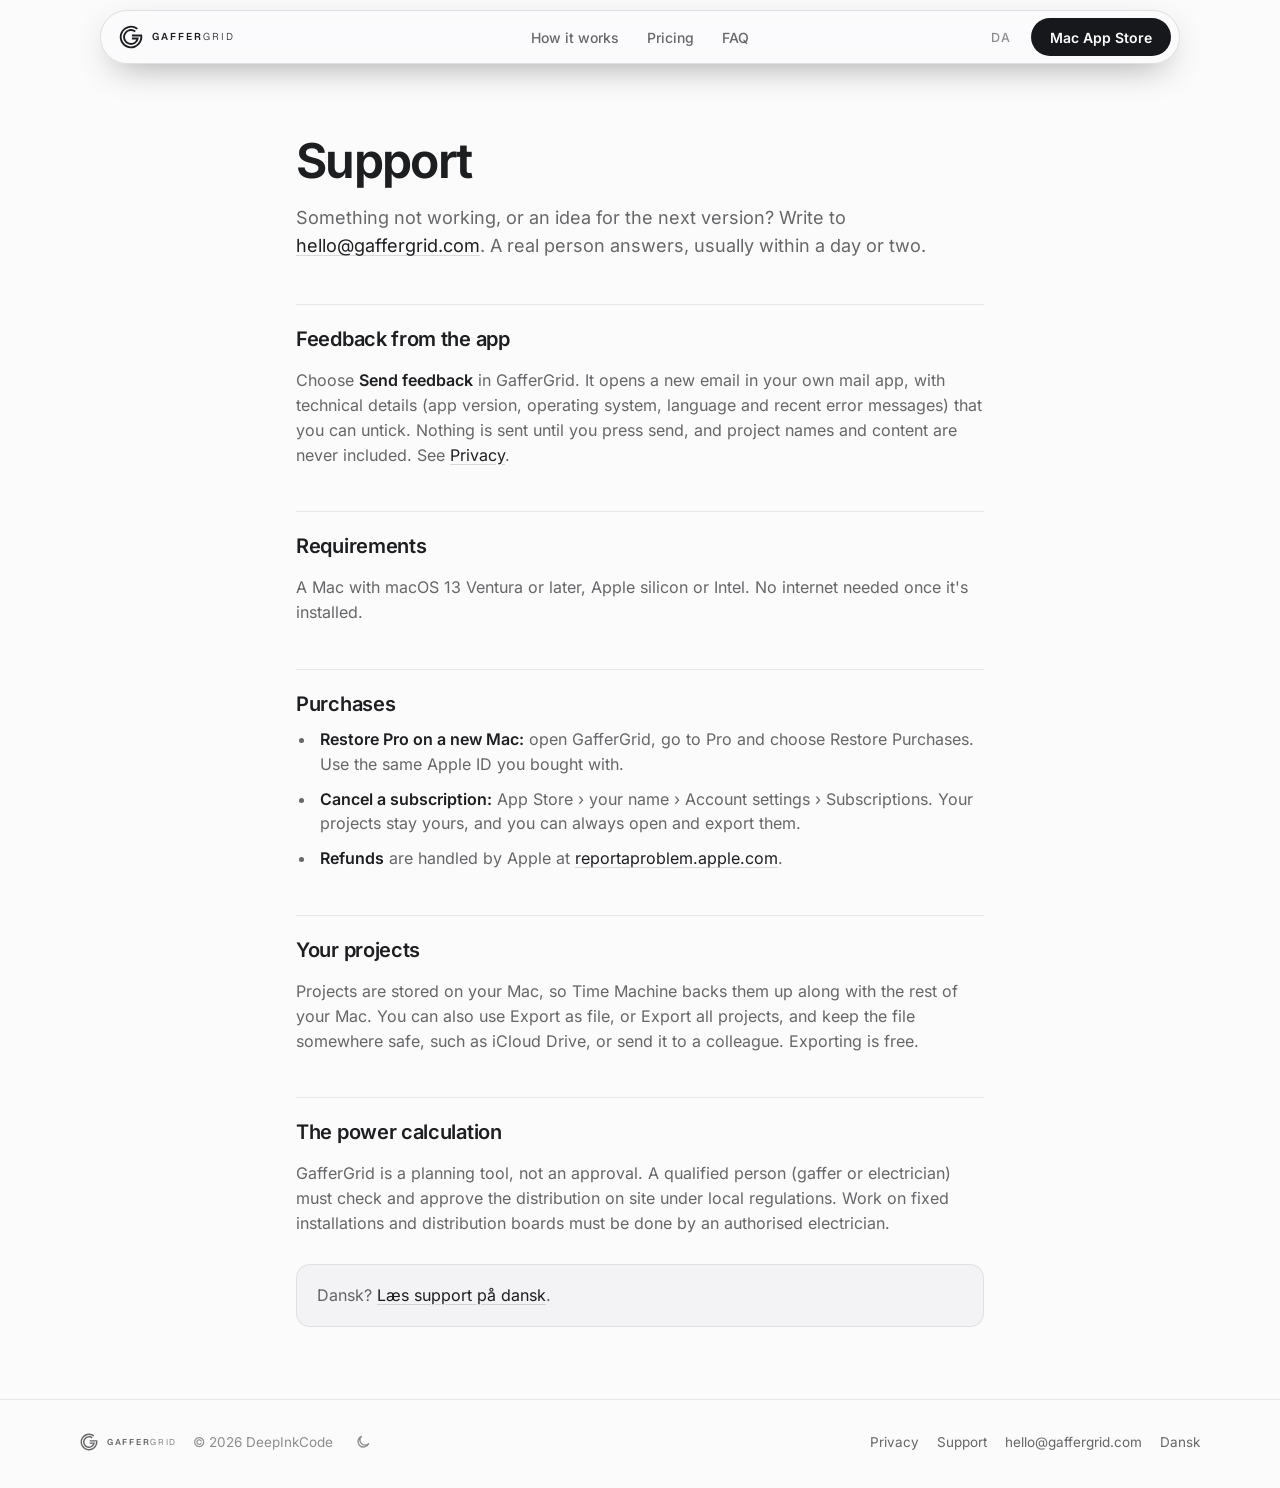
<file: support.html>
<!doctype html>
<html lang="en" data-store="https://apps.apple.com/app/gaffergrid-film-set-planner/id6824168173">
<head>
<meta charset="utf-8">
<meta name="viewport" content="width=device-width, initial-scale=1, viewport-fit=cover">
<title>Support · GafferGrid</title>
<meta name="description" content="Help with GafferGrid: contact, feedback, purchases, backing up projects and system requirements.">
<link rel="canonical" href="https://gaffergrid.com/support.html">
<link rel="alternate" hreflang="en-GB" href="https://gaffergrid.com/support.html">
<link rel="alternate" hreflang="da" href="https://gaffergrid.com/da/support.html">
<link rel="alternate" hreflang="x-default" href="https://gaffergrid.com/support.html">
<meta property="og:type" content="website">
<meta property="og:site_name" content="GafferGrid">
<meta property="og:url" content="https://gaffergrid.com/support.html">
<meta property="og:title" content="Support · GafferGrid">
<meta property="og:description" content="Help with GafferGrid: contact, feedback, purchases, backing up projects and system requirements.">
<meta property="og:image" content="https://gaffergrid.com/assets/og.png">
<meta property="og:image:width" content="1200">
<meta property="og:image:height" content="630">
<meta property="og:locale" content="en_GB">
<meta property="og:locale:alternate" content="da_DK">
<meta name="twitter:card" content="summary_large_image">
<meta name="theme-color" content="#fbfbfc" media="(prefers-color-scheme: light)">
<meta name="theme-color" content="#0c0d0f" media="(prefers-color-scheme: dark)">
<link rel="icon" href="/assets/favicon.svg" type="image/svg+xml">
<link rel="icon" href="/assets/favicon-96.png" type="image/png" sizes="96x96">
<link rel="icon" href="/assets/favicon-48.png" type="image/png" sizes="48x48">
<link rel="apple-touch-icon" href="/assets/apple-touch-icon.png">
<script>try{var s=localStorage.getItem("gg-site-theme");if(s==="dark"||s==="light")document.documentElement.dataset.theme=s}catch(e){}</script>
<link rel="preload" href="/assets/fonts/inter-var-latin.woff2" as="font" type="font/woff2" crossorigin>
<link rel="stylesheet" href="/assets/fonts.css">
<link rel="stylesheet" href="/assets/site.css">

</head>
<body>
<a class="skip" href="#main">Skip to content</a>
<header class="top"><div class="wrap">
  <a class="brand" href="/" aria-label="GafferGrid"><svg viewBox="0 0 32 32" aria-hidden="true"><path d="M25.235 4.18A15 15 0 1 0 30.644 12.75H17.25V15.25H28.477A12.5 12.5 0 1 1 23.696 6.15ZM22.464 7.726A10.5 10.5 0 1 0 26.473 16.75H17.25V19.25H23.31A8 8 0 1 1 20.925 9.696Z" fill="currentColor"/></svg><span class="gg-word">Gaffer<span>Grid</span></span></a>
  <nav class="tnav" aria-label="Sections"><a href="/#how">How it works</a><a href="/#founding">Pricing</a><a href="/#faq">FAQ</a></nav>
  <a class="tbtn lang" href="/da/support.html" hreflang="da" lang="da" title="Dansk" aria-label="Dansk">DA</a>
  <a class="tbtn solid" href="https://apps.apple.com/app/gaffergrid-film-set-planner/id6824168173" rel="noopener">Mac App Store</a>
</div></header>
<main id="main" class="wrap doc">
  <h1>Support</h1>
  <p class="lead">Something not working, or an idea for the next version? Write to <a href="mailto:hello@gaffergrid.com">hello@gaffergrid.com</a>. A real person answers, usually within a day or two.</p>

  <h2>Feedback from the app</h2>
  <p>Choose <b>Send feedback</b> in GafferGrid. It opens a new email in your own mail app, with technical details (app version, operating system, language and recent error messages) that you can untick. Nothing is sent until you press send, and project names and content are never included. See <a href="/privacy.html">Privacy</a>.</p>

  <h2>Requirements</h2>
  <p>A Mac with macOS 13 Ventura or later, Apple silicon or Intel. No internet needed once it's installed.</p>

  <h2>Purchases</h2>
  <ul>
    <li><b>Restore Pro on a new Mac:</b> open GafferGrid, go to Pro and choose Restore Purchases. Use the same Apple ID you bought with.</li>
    <li><b>Cancel a subscription:</b> App Store › your name › Account settings › Subscriptions. Your projects stay yours, and you can always open and export them.</li>
    <li><b>Refunds</b> are handled by Apple at <a href="https://reportaproblem.apple.com">reportaproblem.apple.com</a>.</li>
  </ul>

  <h2>Your projects</h2>
  <p>Projects are stored on your Mac, so Time Machine backs them up along with the rest of your Mac. You can also use Export as file, or Export all projects, and keep the file somewhere safe, such as iCloud Drive, or send it to a colleague. Exporting is free.</p>

  <h2>The power calculation</h2>
  <p>GafferGrid is a planning tool, not an approval. A qualified person (gaffer or electrician) must check and approve the distribution on site under local regulations. Work on fixed installations and distribution boards must be done by an authorised electrician.</p>

  <div class="card"><p>Dansk? <a href="/da/support.html" hreflang="da" lang="da">Læs support på dansk</a>.</p></div>
</main>
<footer class="foot"><div class="wrap">
  <a class="brand" href="/"><svg viewBox="0 0 32 32" aria-hidden="true"><path d="M25.235 4.18A15 15 0 1 0 30.644 12.75H17.25V15.25H28.477A12.5 12.5 0 1 1 23.696 6.15ZM22.464 7.726A10.5 10.5 0 1 0 26.473 16.75H17.25V19.25H23.31A8 8 0 1 1 20.925 9.696Z" fill="currentColor"/></svg><span class="gg-word">Gaffer<span>Grid</span></span></a>
  <span>© 2026 DeepInkCode</span>
  <button class="tbtn icon" type="button" data-theme-toggle aria-label="Dark or light" title="Dark or light"><svg class="theme-moon" viewBox="0 0 20 20"><path d="M16 12.5 A6.5 6.5 0 1 1 7.5 4 A5.2 5.2 0 0 0 16 12.5 Z"/></svg><svg class="theme-sun" viewBox="0 0 20 20"><circle cx="10" cy="10" r="3.4"/><path d="M10 2.5 V4.3 M10 15.7 V17.5 M2.5 10 H4.3 M15.7 10 H17.5 M4.7 4.7 L6 6 M14 14 L15.3 15.3 M4.7 15.3 L6 14 M14 6 L15.3 4.7"/></svg></button>
  <nav aria-label="Footer"><a href="/privacy.html">Privacy</a><a href="/support.html">Support</a><a href="mailto:hello@gaffergrid.com">hello@gaffergrid.com</a><a href="/da/support.html" hreflang="da" lang="da">Dansk</a></nav>
</div></footer>
<script src="/assets/site.js" defer></script>
</body>
</html>
</file>
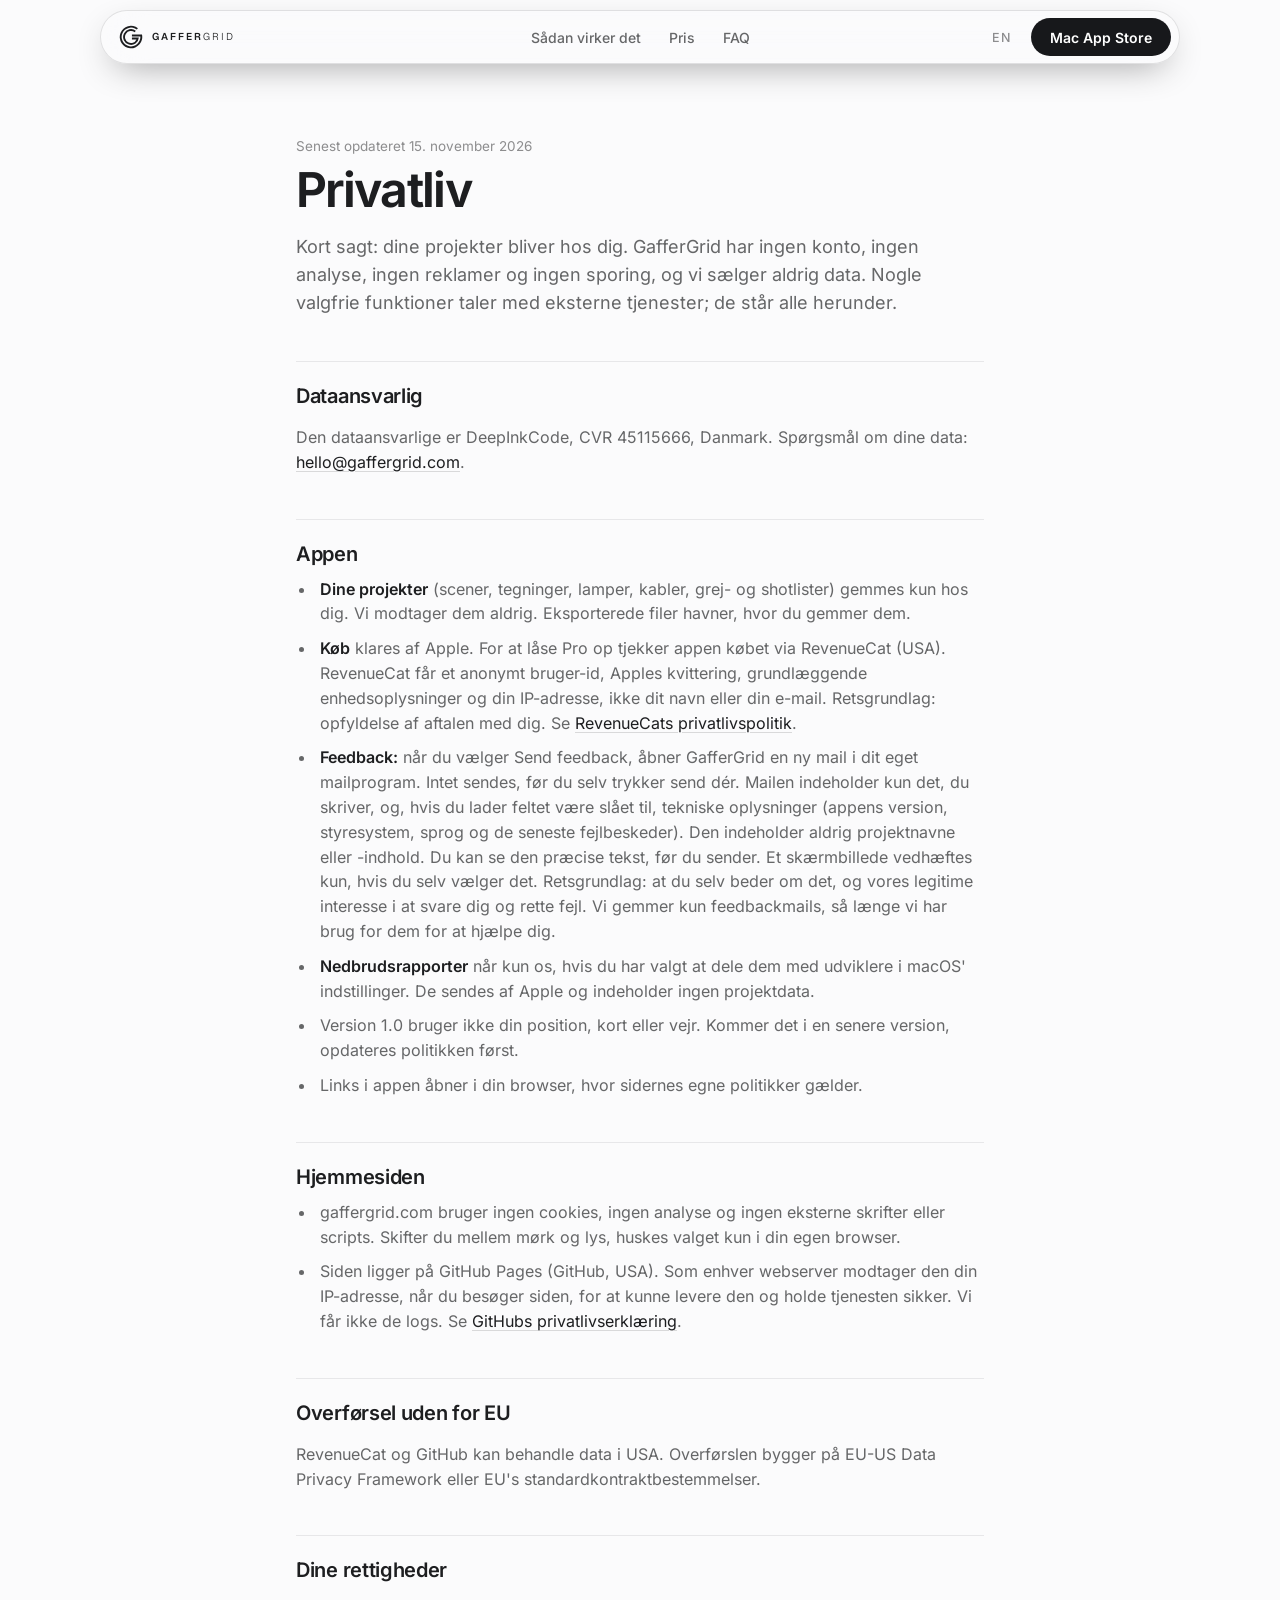
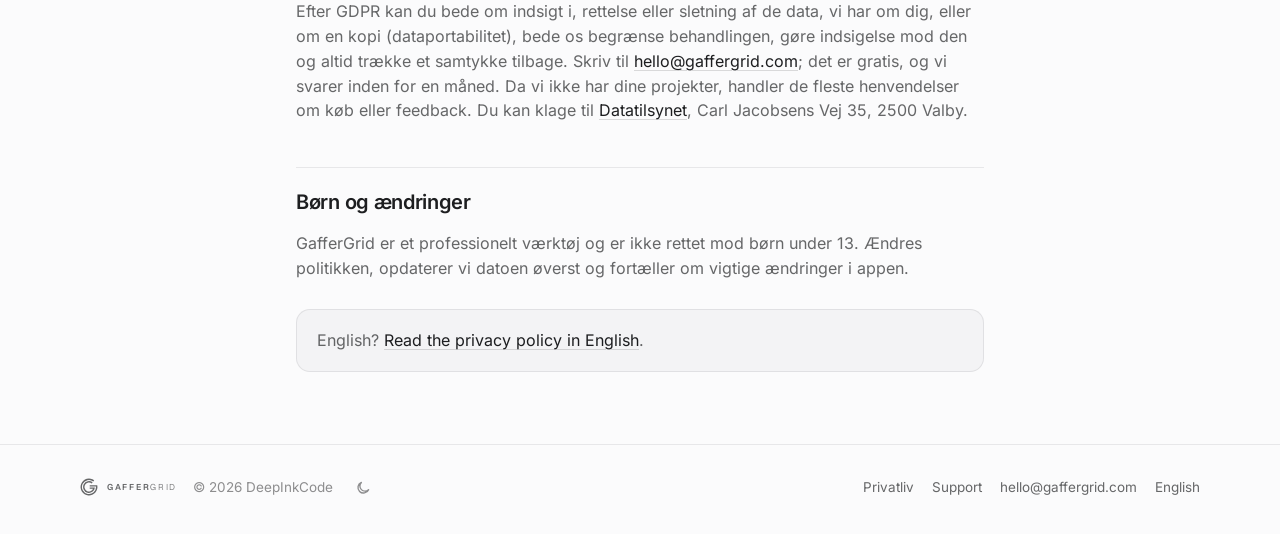
<file: da/privacy.html>
<!doctype html>
<html lang="da" data-store="https://apps.apple.com/app/gaffergrid-film-set-planner/id6824168173">
<head>
<meta charset="utf-8">
<meta name="viewport" content="width=device-width, initial-scale=1, viewport-fit=cover">
<title>Privatliv · GafferGrid</title>
<meta name="description" content="Sådan behandler GafferGrid og gaffergrid.com dine data. Dine projekter bliver hos dig: ingen konto, ingen analyse, ingen sporing.">
<link rel="canonical" href="https://gaffergrid.com/da/privacy.html">
<link rel="alternate" hreflang="da" href="https://gaffergrid.com/da/privacy.html">
<link rel="alternate" hreflang="en-GB" href="https://gaffergrid.com/privacy.html">
<link rel="alternate" hreflang="x-default" href="https://gaffergrid.com/privacy.html">
<meta property="og:type" content="website">
<meta property="og:site_name" content="GafferGrid">
<meta property="og:url" content="https://gaffergrid.com/da/privacy.html">
<meta property="og:title" content="Privatliv · GafferGrid">
<meta property="og:description" content="Sådan behandler GafferGrid og gaffergrid.com dine data. Dine projekter bliver hos dig: ingen konto, ingen analyse, ingen sporing.">
<meta property="og:image" content="https://gaffergrid.com/assets/og-da.png">
<meta property="og:image:width" content="1200">
<meta property="og:image:height" content="630">
<meta property="og:locale" content="da_DK">
<meta property="og:locale:alternate" content="en_GB">
<meta name="twitter:card" content="summary_large_image">
<meta name="theme-color" content="#fbfbfc" media="(prefers-color-scheme: light)">
<meta name="theme-color" content="#0c0d0f" media="(prefers-color-scheme: dark)">
<link rel="icon" href="/assets/favicon.svg" type="image/svg+xml">
<link rel="icon" href="/assets/favicon-96.png" type="image/png" sizes="96x96">
<link rel="icon" href="/assets/favicon-48.png" type="image/png" sizes="48x48">
<link rel="apple-touch-icon" href="/assets/apple-touch-icon.png">
<script>try{var s=localStorage.getItem("gg-site-theme");if(s==="dark"||s==="light")document.documentElement.dataset.theme=s}catch(e){}</script>
<link rel="preload" href="/assets/fonts/inter-var-latin.woff2" as="font" type="font/woff2" crossorigin>
<link rel="stylesheet" href="/assets/fonts.css">
<link rel="stylesheet" href="/assets/site.css">

</head>
<body>
<a class="skip" href="#main">Gå til indholdet</a>
<header class="top"><div class="wrap">
  <a class="brand" href="/da/" aria-label="GafferGrid"><svg viewBox="0 0 32 32" aria-hidden="true"><path d="M25.235 4.18A15 15 0 1 0 30.644 12.75H17.25V15.25H28.477A12.5 12.5 0 1 1 23.696 6.15ZM22.464 7.726A10.5 10.5 0 1 0 26.473 16.75H17.25V19.25H23.31A8 8 0 1 1 20.925 9.696Z" fill="currentColor"/></svg><span class="gg-word">Gaffer<span>Grid</span></span></a>
  <nav class="tnav" aria-label="Sektioner"><a href="/da/#how">Sådan virker det</a><a href="/da/#founding">Pris</a><a href="/da/#faq">FAQ</a></nav>
  <a class="tbtn lang" href="/privacy.html" hreflang="en" lang="en" title="English" aria-label="English">EN</a>
  <a class="tbtn solid" href="https://apps.apple.com/app/gaffergrid-film-set-planner/id6824168173" rel="noopener">Mac App Store</a>
</div></header>
<main id="main" class="wrap doc">
  <p class="meta">Senest opdateret 15. november 2026</p>
  <h1>Privatliv</h1>
  <p class="lead">Kort sagt: dine projekter bliver hos dig. GafferGrid har ingen konto, ingen analyse, ingen reklamer og ingen sporing, og vi sælger aldrig data. Nogle valgfrie funktioner taler med eksterne tjenester; de står alle herunder.</p>

  <h2>Dataansvarlig</h2>
  <p>Den dataansvarlige er DeepInkCode, CVR 45115666, Danmark. Spørgsmål om dine data: <a href="mailto:hello@gaffergrid.com">hello@gaffergrid.com</a>.</p>

  <h2>Appen</h2>
  <ul>
    <li><b>Dine projekter</b> (scener, tegninger, lamper, kabler, grej- og shotlister) gemmes kun hos dig. Vi modtager dem aldrig. Eksporterede filer havner, hvor du gemmer dem.</li>
    <li><b>Køb</b> klares af Apple. For at låse Pro op tjekker appen købet via RevenueCat (USA). RevenueCat får et anonymt bruger-id, Apples kvittering, grundlæggende enhedsoplysninger og din IP-adresse, ikke dit navn eller din e-mail. Retsgrundlag: opfyldelse af aftalen med dig. Se <a href="https://www.revenuecat.com/privacy">RevenueCats privatlivspolitik</a>.</li>
    <li><b>Feedback:</b> når du vælger Send feedback, åbner GafferGrid en ny mail i dit eget mailprogram. Intet sendes, før du selv trykker send dér. Mailen indeholder kun det, du skriver, og, hvis du lader feltet være slået til, tekniske oplysninger (appens version, styresystem, sprog og de seneste fejlbeskeder). Den indeholder aldrig projektnavne eller -indhold. Du kan se den præcise tekst, før du sender. Et skærmbillede vedhæftes kun, hvis du selv vælger det. Retsgrundlag: at du selv beder om det, og vores legitime interesse i at svare dig og rette fejl. Vi gemmer kun feedbackmails, så længe vi har brug for dem for at hjælpe dig.</li>
    <li><b>Nedbrudsrapporter</b> når kun os, hvis du har valgt at dele dem med udviklere i macOS' indstillinger. De sendes af Apple og indeholder ingen projektdata.</li>
    <li>Version 1.0 bruger ikke din position, kort eller vejr. Kommer det i en senere version, opdateres politikken først.</li>
    <li>Links i appen åbner i din browser, hvor sidernes egne politikker gælder.</li>
  </ul>

  <h2>Hjemmesiden</h2>
  <ul>
    <li>gaffergrid.com bruger ingen cookies, ingen analyse og ingen eksterne skrifter eller scripts. Skifter du mellem mørk og lys, huskes valget kun i din egen browser.</li>
    <li>Siden ligger på GitHub Pages (GitHub, USA). Som enhver webserver modtager den din IP-adresse, når du besøger siden, for at kunne levere den og holde tjenesten sikker. Vi får ikke de logs. Se <a href="https://docs.github.com/en/site-policy/privacy-policies/github-general-privacy-statement">GitHubs privatlivserklæring</a>.</li>
  </ul>

  <h2>Overførsel uden for EU</h2>
  <p>RevenueCat og GitHub kan behandle data i USA. Overførslen bygger på EU-US Data Privacy Framework eller EU's standardkontraktbestemmelser.</p>

  <h2>Dine rettigheder</h2>
  <p>Efter GDPR kan du bede om indsigt i, rettelse eller sletning af de data, vi har om dig, eller om en kopi (dataportabilitet), bede os begrænse behandlingen, gøre indsigelse mod den og altid trække et samtykke tilbage. Skriv til <a href="mailto:hello@gaffergrid.com">hello@gaffergrid.com</a>; det er gratis, og vi svarer inden for en måned. Da vi ikke har dine projekter, handler de fleste henvendelser om køb eller feedback. Du kan klage til <a href="https://www.datatilsynet.dk/">Datatilsynet</a>, Carl Jacobsens Vej 35, 2500 Valby.</p>

  <h2>Børn og ændringer</h2>
  <p>GafferGrid er et professionelt værktøj og er ikke rettet mod børn under 13. Ændres politikken, opdaterer vi datoen øverst og fortæller om vigtige ændringer i appen.</p>

  <div class="card"><p>English? <a href="/privacy.html" hreflang="en" lang="en">Read the privacy policy in English</a>.</p></div>
</main>
<footer class="foot"><div class="wrap">
  <a class="brand" href="/da/"><svg viewBox="0 0 32 32" aria-hidden="true"><path d="M25.235 4.18A15 15 0 1 0 30.644 12.75H17.25V15.25H28.477A12.5 12.5 0 1 1 23.696 6.15ZM22.464 7.726A10.5 10.5 0 1 0 26.473 16.75H17.25V19.25H23.31A8 8 0 1 1 20.925 9.696Z" fill="currentColor"/></svg><span class="gg-word">Gaffer<span>Grid</span></span></a>
  <span>© 2026 DeepInkCode</span>
  <button class="tbtn icon" type="button" data-theme-toggle aria-label="Mørk eller lys" title="Mørk eller lys"><svg class="theme-moon" viewBox="0 0 20 20"><path d="M16 12.5 A6.5 6.5 0 1 1 7.5 4 A5.2 5.2 0 0 0 16 12.5 Z"/></svg><svg class="theme-sun" viewBox="0 0 20 20"><circle cx="10" cy="10" r="3.4"/><path d="M10 2.5 V4.3 M10 15.7 V17.5 M2.5 10 H4.3 M15.7 10 H17.5 M4.7 4.7 L6 6 M14 14 L15.3 15.3 M4.7 15.3 L6 14 M14 6 L15.3 4.7"/></svg></button>
  <nav aria-label="Footer"><a href="/da/privacy.html">Privatliv</a><a href="/da/support.html">Support</a><a href="mailto:hello@gaffergrid.com">hello@gaffergrid.com</a><a href="/privacy.html" hreflang="en" lang="en">English</a></nav>
</div></footer>
<script src="/assets/site.js" defer></script>
</body>
</html>
</file>
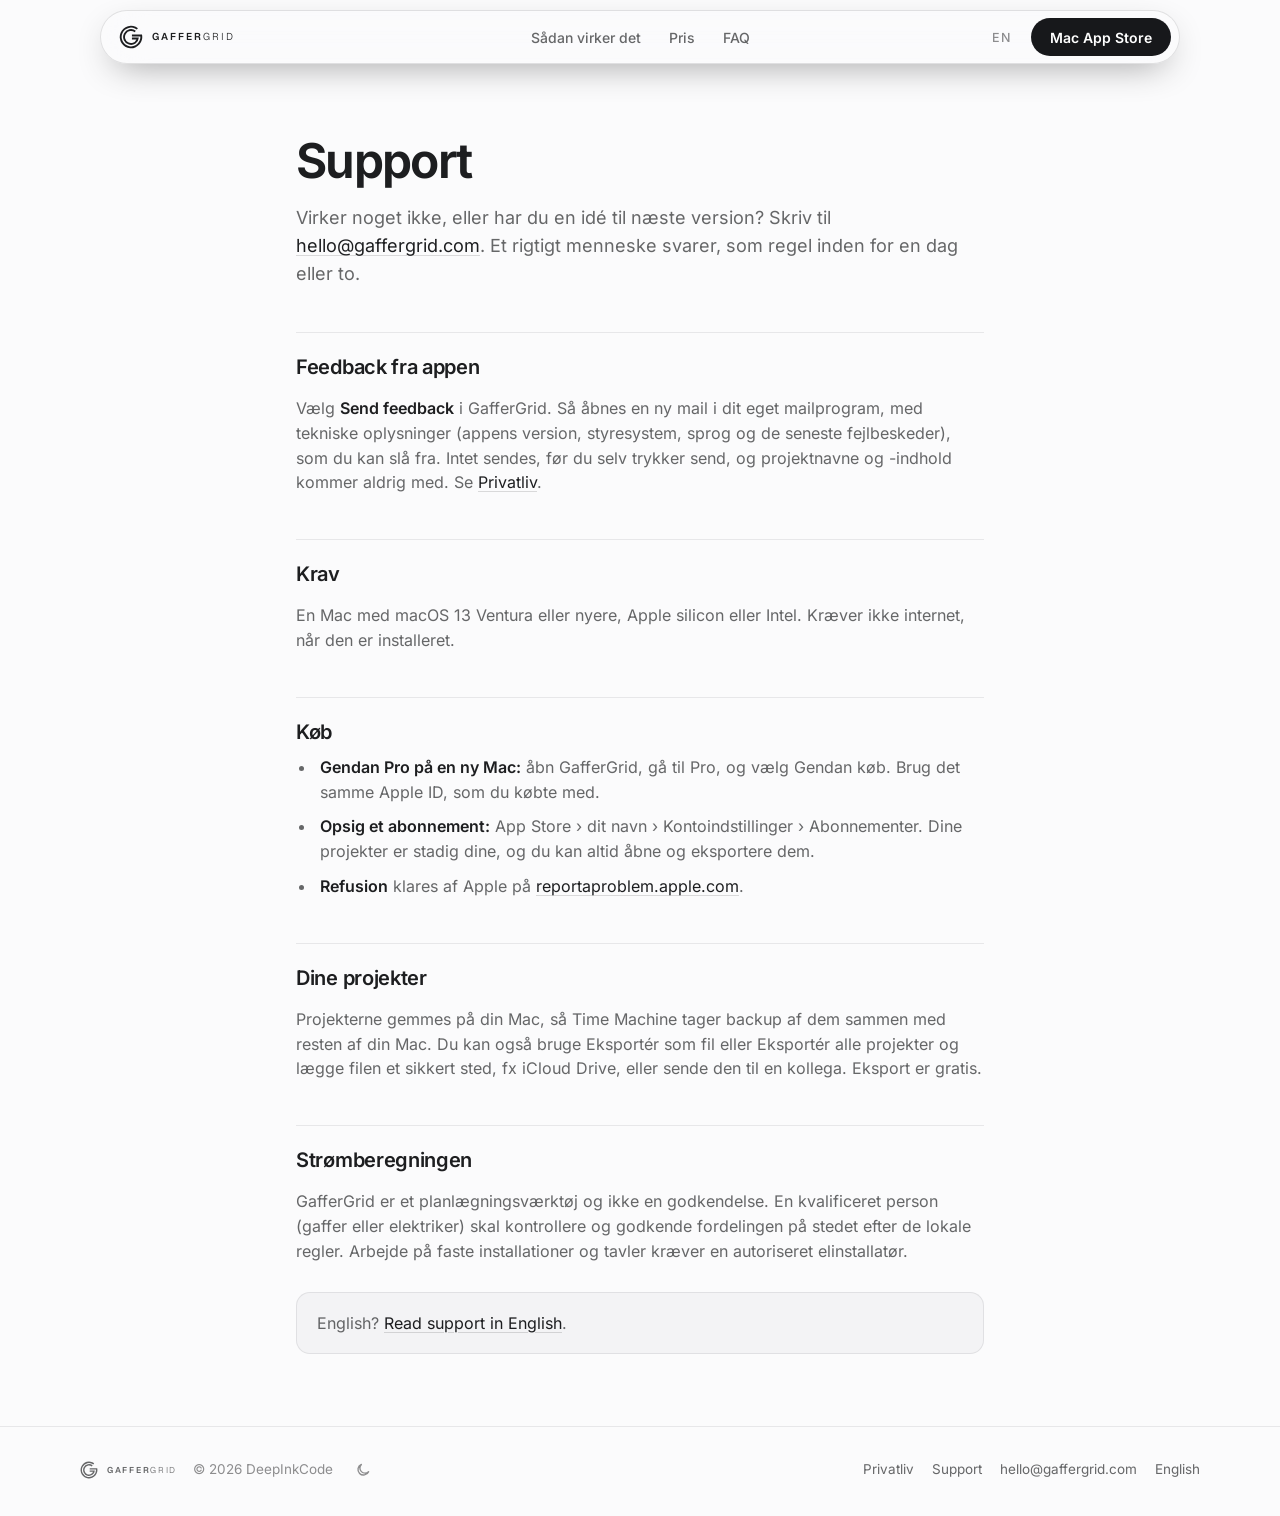
<file: da/support.html>
<!doctype html>
<html lang="da" data-store="https://apps.apple.com/app/gaffergrid-film-set-planner/id6824168173">
<head>
<meta charset="utf-8">
<meta name="viewport" content="width=device-width, initial-scale=1, viewport-fit=cover">
<title>Support · GafferGrid</title>
<meta name="description" content="Hjælp til GafferGrid: kontakt, feedback, køb, backup af projekter og systemkrav.">
<link rel="canonical" href="https://gaffergrid.com/da/support.html">
<link rel="alternate" hreflang="da" href="https://gaffergrid.com/da/support.html">
<link rel="alternate" hreflang="en-GB" href="https://gaffergrid.com/support.html">
<link rel="alternate" hreflang="x-default" href="https://gaffergrid.com/support.html">
<meta property="og:type" content="website">
<meta property="og:site_name" content="GafferGrid">
<meta property="og:url" content="https://gaffergrid.com/da/support.html">
<meta property="og:title" content="Support · GafferGrid">
<meta property="og:description" content="Hjælp til GafferGrid: kontakt, feedback, køb, backup af projekter og systemkrav.">
<meta property="og:image" content="https://gaffergrid.com/assets/og-da.png">
<meta property="og:image:width" content="1200">
<meta property="og:image:height" content="630">
<meta property="og:locale" content="da_DK">
<meta property="og:locale:alternate" content="en_GB">
<meta name="twitter:card" content="summary_large_image">
<meta name="theme-color" content="#fbfbfc" media="(prefers-color-scheme: light)">
<meta name="theme-color" content="#0c0d0f" media="(prefers-color-scheme: dark)">
<link rel="icon" href="/assets/favicon.svg" type="image/svg+xml">
<link rel="icon" href="/assets/favicon-96.png" type="image/png" sizes="96x96">
<link rel="icon" href="/assets/favicon-48.png" type="image/png" sizes="48x48">
<link rel="apple-touch-icon" href="/assets/apple-touch-icon.png">
<script>try{var s=localStorage.getItem("gg-site-theme");if(s==="dark"||s==="light")document.documentElement.dataset.theme=s}catch(e){}</script>
<link rel="preload" href="/assets/fonts/inter-var-latin.woff2" as="font" type="font/woff2" crossorigin>
<link rel="stylesheet" href="/assets/fonts.css">
<link rel="stylesheet" href="/assets/site.css">

</head>
<body>
<a class="skip" href="#main">Gå til indholdet</a>
<header class="top"><div class="wrap">
  <a class="brand" href="/da/" aria-label="GafferGrid"><svg viewBox="0 0 32 32" aria-hidden="true"><path d="M25.235 4.18A15 15 0 1 0 30.644 12.75H17.25V15.25H28.477A12.5 12.5 0 1 1 23.696 6.15ZM22.464 7.726A10.5 10.5 0 1 0 26.473 16.75H17.25V19.25H23.31A8 8 0 1 1 20.925 9.696Z" fill="currentColor"/></svg><span class="gg-word">Gaffer<span>Grid</span></span></a>
  <nav class="tnav" aria-label="Sektioner"><a href="/da/#how">Sådan virker det</a><a href="/da/#founding">Pris</a><a href="/da/#faq">FAQ</a></nav>
  <a class="tbtn lang" href="/support.html" hreflang="en" lang="en" title="English" aria-label="English">EN</a>
  <a class="tbtn solid" href="https://apps.apple.com/app/gaffergrid-film-set-planner/id6824168173" rel="noopener">Mac App Store</a>
</div></header>
<main id="main" class="wrap doc">
  <h1>Support</h1>
  <p class="lead">Virker noget ikke, eller har du en idé til næste version? Skriv til <a href="mailto:hello@gaffergrid.com">hello@gaffergrid.com</a>. Et rigtigt menneske svarer, som regel inden for en dag eller to.</p>

  <h2>Feedback fra appen</h2>
  <p>Vælg <b>Send feedback</b> i GafferGrid. Så åbnes en ny mail i dit eget mailprogram, med tekniske oplysninger (appens version, styresystem, sprog og de seneste fejlbeskeder), som du kan slå fra. Intet sendes, før du selv trykker send, og projektnavne og -indhold kommer aldrig med. Se <a href="/da/privacy.html">Privatliv</a>.</p>

  <h2>Krav</h2>
  <p>En Mac med macOS 13 Ventura eller nyere, Apple silicon eller Intel. Kræver ikke internet, når den er installeret.</p>

  <h2>Køb</h2>
  <ul>
    <li><b>Gendan Pro på en ny Mac:</b> åbn GafferGrid, gå til Pro, og vælg Gendan køb. Brug det samme Apple ID, som du købte med.</li>
    <li><b>Opsig et abonnement:</b> App Store › dit navn › Kontoindstillinger › Abonnementer. Dine projekter er stadig dine, og du kan altid åbne og eksportere dem.</li>
    <li><b>Refusion</b> klares af Apple på <a href="https://reportaproblem.apple.com">reportaproblem.apple.com</a>.</li>
  </ul>

  <h2>Dine projekter</h2>
  <p>Projekterne gemmes på din Mac, så Time Machine tager backup af dem sammen med resten af din Mac. Du kan også bruge Eksportér som fil eller Eksportér alle projekter og lægge filen et sikkert sted, fx iCloud Drive, eller sende den til en kollega. Eksport er gratis.</p>

  <h2>Strømberegningen</h2>
  <p>GafferGrid er et planlægningsværktøj og ikke en godkendelse. En kvalificeret person (gaffer eller elektriker) skal kontrollere og godkende fordelingen på stedet efter de lokale regler. Arbejde på faste installationer og tavler kræver en autoriseret elinstallatør.</p>

  <div class="card"><p>English? <a href="/support.html" hreflang="en" lang="en">Read support in English</a>.</p></div>
</main>
<footer class="foot"><div class="wrap">
  <a class="brand" href="/da/"><svg viewBox="0 0 32 32" aria-hidden="true"><path d="M25.235 4.18A15 15 0 1 0 30.644 12.75H17.25V15.25H28.477A12.5 12.5 0 1 1 23.696 6.15ZM22.464 7.726A10.5 10.5 0 1 0 26.473 16.75H17.25V19.25H23.31A8 8 0 1 1 20.925 9.696Z" fill="currentColor"/></svg><span class="gg-word">Gaffer<span>Grid</span></span></a>
  <span>© 2026 DeepInkCode</span>
  <button class="tbtn icon" type="button" data-theme-toggle aria-label="Mørk eller lys" title="Mørk eller lys"><svg class="theme-moon" viewBox="0 0 20 20"><path d="M16 12.5 A6.5 6.5 0 1 1 7.5 4 A5.2 5.2 0 0 0 16 12.5 Z"/></svg><svg class="theme-sun" viewBox="0 0 20 20"><circle cx="10" cy="10" r="3.4"/><path d="M10 2.5 V4.3 M10 15.7 V17.5 M2.5 10 H4.3 M15.7 10 H17.5 M4.7 4.7 L6 6 M14 14 L15.3 15.3 M4.7 15.3 L6 14 M14 6 L15.3 4.7"/></svg></button>
  <nav aria-label="Footer"><a href="/da/privacy.html">Privatliv</a><a href="/da/support.html">Support</a><a href="mailto:hello@gaffergrid.com">hello@gaffergrid.com</a><a href="/support.html" hreflang="en" lang="en">English</a></nav>
</div></footer>
<script src="/assets/site.js" defer></script>
</body>
</html>
</file>
<file: assets/fonts.css>
/* Inter (SIL Open Font License, se fonts/Inter-OFL.txt) som variabel skrift, kopieret fra appens web/fonts. Systemskriften (SF Pro) bruges først på Mac/iPhone/iPad.
   Kun latin og latin-ext. Ingen eksterne skrifter (GDPR). */
/* latin-ext */
@font-face {
  font-family: 'Inter';
  font-style: normal;
  font-weight: 100 900;
  font-display: swap;
  src: url(fonts/inter-var-latin-ext.woff2) format('woff2-variations'), url(fonts/inter-var-latin-ext.woff2) format('woff2');
  unicode-range: U+0100-02BA, U+02BD-02C5, U+02C7-02CC, U+02CE-02D7, U+02DD-02FF, U+0304, U+0308, U+0329, U+1D00-1DBF, U+1E00-1E9F, U+1EF2-1EFF, U+2020, U+20A0-20AB, U+20AD-20C4, U+2113, U+2C60-2C7F, U+A720-A7FF;
}
/* latin */
@font-face {
  font-family: 'Inter';
  font-style: normal;
  font-weight: 100 900;
  font-display: swap;
  src: url(fonts/inter-var-latin.woff2) format('woff2-variations'), url(fonts/inter-var-latin.woff2) format('woff2');
  unicode-range: U+0000-00FF, U+0131, U+0152-0153, U+02BB-02BC, U+02C6, U+02DA, U+02DC, U+0304, U+0308, U+0329, U+2000-206F, U+20AC, U+2122, U+2191, U+2193, U+2212, U+2215, U+FEFF, U+FFFD;
}
/* Geist (SIL Open Font License, se fonts/Geist-OFL.txt), variabel, kun latin, kopieret fra appens web/fonts. Bruges KUN til
   navnetrækket "GafferGrid" (Marcus 28. okt aften); resten af siden står i Inter/systemskriften. */
@font-face {
  font-family: 'Geist';
  font-style: normal;
  font-weight: 100 900;
  font-display: swap;
  src: url(fonts/geist-var-latin.woff2) format('woff2-variations'), url(fonts/geist-var-latin.woff2) format('woff2');
  unicode-range: U+0000-00FF, U+0131, U+0152-0153, U+02BB-02BC, U+02C6, U+02DA, U+02DC, U+0304, U+0308, U+0329, U+2000-206F, U+20AC, U+2122, U+2191, U+2193, U+2212, U+2215, U+FEFF, U+FFFD;
}
/* Navnetrækket (Marcus 29. okt, som i appen): "GAFFERGRID" i versaler, spatiering 0,2 em, GAFFER 600 og GRID 300 (samme farve).
   Skriften er ca. 0,52× den gamle; margin-right −0,2 em fjerner spatieringen efter D, så navnet står optisk centreret ved G'et. */
.gg-word { font-family: "Geist", "Inter", -apple-system, system-ui, sans-serif; font-weight: 600; letter-spacing: .2em; text-transform: uppercase; margin-right: -.2em; line-height: 1; white-space: nowrap; font-synthesis: none; }
.gg-word span { font-weight: 300; opacity: 1; }
/* Instrument Serif (SIL Open Font License, se fonts/InstrumentSerif-OFL.txt), kun latin og latin-ext. Overskrifterne på siden
   (Marcus 4. nov: "en anden font, som ikke er så basic"); brødteksten er stadig Inter/systemskriften, navnetrækket Geist. */
@font-face { font-family: 'Instrument Serif'; font-style: normal; font-weight: 400; font-display: swap; src: url(fonts/instrument-serif-latin-ext.woff2) format('woff2');
  unicode-range: U+0100-02BA, U+02BD-02C5, U+02C7-02CC, U+02CE-02D7, U+02DD-02FF, U+0304, U+0308, U+0329, U+1D00-1DBF, U+1E00-1E9F, U+1EF2-1EFF, U+2020, U+20A0-20AB, U+20AD-20C4, U+2113, U+2C60-2C7F, U+A720-A7FF; }
@font-face { font-family: 'Instrument Serif'; font-style: normal; font-weight: 400; font-display: swap; src: url(fonts/instrument-serif-latin.woff2) format('woff2');
  unicode-range: U+0000-00FF, U+0131, U+0152-0153, U+02BB-02BC, U+02C6, U+02DA, U+02DC, U+0304, U+0308, U+0329, U+2000-206F, U+20AC, U+2122, U+2191, U+2193, U+2212, U+2215, U+FEFF, U+FFFD; }
@font-face { font-family: 'Instrument Serif'; font-style: italic; font-weight: 400; font-display: swap; src: url(fonts/instrument-serif-italic-latin.woff2) format('woff2');
  unicode-range: U+0000-00FF, U+0131, U+0152-0153, U+02BB-02BC, U+02C6, U+02DA, U+02DC, U+0304, U+0308, U+0329, U+2000-206F, U+20AC, U+2122, U+2191, U+2193, U+2212, U+2215, U+FEFF, U+FFFD; }
</file>
<file: assets/site.css>
/* Fælles stil for gaffergrid.com (forside, privacy, support) i appens nye look (gaffergrid-ft/docs/designsprog.md):
   monokrom grafit, kun lyset gløder (varm hvid), præcise tal, én skrift, rolig bevægelse. Ingen orange.
   Farverne er appens tokens (web/tokens.css). Mørk følger systemet; data-theme="light"/"dark" vælges med knappen i toppen. */
:root {
  --g0: #fbfbfc; --g1: #f3f3f5; --g2: #ffffff; --g3: #ebebee; --g4: #e2e2e6;
  --t1: rgba(10, 11, 13, .92); --t2: rgba(10, 11, 13, .62); --t3: rgba(10, 11, 13, .46);
  --hair: rgba(10, 11, 13, .08); --hair2: rgba(10, 11, 13, .14);
  --hi: #17181b; --hi-fg: #ffffff;
  --glass: rgba(251, 251, 252, .78);
  --light: #b4a386; --glow: rgba(180, 163, 134, .22);
  --ok: #2f7d4f; --warn: #a8801c; --bad: #c23a2b;
  --sel: #2f6fd0; --focus: 0 0 0 3px rgba(47, 111, 208, .28);
  --sh-float: 0 1px 0 rgba(255, 255, 255, .5) inset, 0 10px 30px rgba(0, 0, 0, .10), 0 1px 3px rgba(0, 0, 0, .08);
  --sh-shot: 0 30px 80px -20px rgba(0, 0, 0, .28), 0 0 0 1px var(--hair2);
  --body: -apple-system, BlinkMacSystemFont, "SF Pro Text", "Inter", "Segoe UI Variable Text", "Segoe UI", system-ui, sans-serif;
  --display: -apple-system, BlinkMacSystemFont, "SF Pro Display", "Inter", "Segoe UI Variable Display", "Segoe UI", system-ui, sans-serif;
  --ease: cubic-bezier(.2, .8, .2, 1);
  --wrap: 1120px; --gut: max(16px, env(safe-area-inset-left, 0px));
  color-scheme: light;
}
@media (prefers-color-scheme: dark) { :root:not([data-theme="light"]) {
  --g0: #0c0d0f; --g1: #141518; --g2: #1b1c20; --g3: #24262b; --g4: #2f3137;
  --t1: rgba(255, 255, 255, .94); --t2: rgba(255, 255, 255, .64); --t3: rgba(255, 255, 255, .44);
  --hair: rgba(255, 255, 255, .07); --hair2: rgba(255, 255, 255, .12);
  --hi: #f4f5f7; --hi-fg: #0c0d0f;
  --glass: rgba(20, 21, 24, .72);
  --light: #f1d9a8; --glow: rgba(241, 217, 168, .12);
  --ok: #6cc28c; --warn: #e2c25c; --bad: #ef6b5e; --sel: #8fb2ff; --focus: 0 0 0 3px rgba(143, 178, 255, .3);
  --sh-float: 0 1px 0 rgba(255, 255, 255, .05) inset, 0 10px 30px rgba(0, 0, 0, .4), 0 1px 3px rgba(0, 0, 0, .45);
  --sh-shot: 0 40px 100px -30px rgba(0, 0, 0, .9), 0 0 0 1px var(--hair2);
  color-scheme: dark;
} }
:root[data-theme="dark"] {
  --g0: #0c0d0f; --g1: #141518; --g2: #1b1c20; --g3: #24262b; --g4: #2f3137;
  --t1: rgba(255, 255, 255, .94); --t2: rgba(255, 255, 255, .64); --t3: rgba(255, 255, 255, .44);
  --hair: rgba(255, 255, 255, .07); --hair2: rgba(255, 255, 255, .12);
  --hi: #f4f5f7; --hi-fg: #0c0d0f;
  --glass: rgba(20, 21, 24, .72);
  --light: #f1d9a8; --glow: rgba(241, 217, 168, .12);
  --ok: #6cc28c; --warn: #e2c25c; --bad: #ef6b5e; --sel: #8fb2ff; --focus: 0 0 0 3px rgba(143, 178, 255, .3);
  --sh-float: 0 1px 0 rgba(255, 255, 255, .05) inset, 0 10px 30px rgba(0, 0, 0, .4), 0 1px 3px rgba(0, 0, 0, .45);
  --sh-shot: 0 40px 100px -30px rgba(0, 0, 0, .9), 0 0 0 1px var(--hair2);
  color-scheme: dark;
}

*, *::before, *::after { box-sizing: border-box; }
html { -webkit-text-size-adjust: 100%; scroll-padding-top: 72px; }
body { margin: 0; background: var(--g0); color: var(--t1); font: 400 16px/1.55 var(--body); -webkit-font-smoothing: antialiased; -moz-osx-font-smoothing: grayscale; text-rendering: optimizeLegibility; overflow-x: hidden; }
a { color: inherit; }
img, svg { max-width: 100%; }
:focus-visible { outline: 2px solid color-mix(in srgb, var(--sel) 70%, transparent); outline-offset: 2px; border-radius: 6px; }
:focus:not(:focus-visible) { outline: none; }
.wrap { width: 100%; max-width: calc(var(--wrap) + 2 * var(--gut)); margin: 0 auto; padding: 0 var(--gut); }
.skip { position: absolute; left: -999px; top: 8px; z-index: 100; background: var(--hi); color: var(--hi-fg); padding: 8px 12px; border-radius: 8px; }
.skip:focus { left: 8px; }

/* Toppen: røget glas (det eneste, der svæver), logoet og to små knapper */
.top { position: sticky; top: 0; z-index: 50; background: var(--glass); -webkit-backdrop-filter: blur(22px) saturate(150%); backdrop-filter: blur(22px) saturate(150%); border-bottom: 1px solid var(--hair); }
.top .wrap { display: flex; align-items: center; gap: 8px; height: 56px; }
.brand { display: inline-flex; align-items: center; gap: 9px; text-decoration: none; font: 600 16px var(--display); letter-spacing: -.02em; padding: 6px 0; }
.brand svg { width: 24px; height: 24px; flex: none; }
.brand .gg-word { font-size: 10px; } /* navnetrækket i Geist-versaler (fonts.css), ca. 0,52× den gamle 17 px */
.foot .brand .gg-word { font-size: 8.5px; }
.tbtn { display: inline-flex; align-items: center; justify-content: center; gap: 6px; min-height: 36px; padding: 0 12px; border-radius: 999px; border: 1px solid transparent; background: transparent; color: var(--t2); font: 500 14px var(--body); text-decoration: none; cursor: pointer; transition: color .16s var(--ease), background .16s var(--ease); }
.tbtn:hover { color: var(--t1); background: var(--g3); }
.tbtn svg { width: 17px; height: 17px; fill: none; stroke: currentColor; stroke-width: 1.6; stroke-linecap: round; stroke-linejoin: round; }
.tbtn.icon { width: 36px; padding: 0; }
.tbtn.solid { white-space: nowrap; }
@media (max-width: 440px) { .top .tbtn.solid { display: none; } }
.tbtn.solid { background: var(--hi); color: var(--hi-fg); font-weight: 600; min-height: 32px; padding: 0 14px; font-size: 13.5px; margin-left: 4px; }
.tnav { display: flex; gap: 2px; margin: 0 auto; }
.tnav a { padding: 7px 12px; border-radius: 999px; color: var(--t2); font: 500 14px var(--body); text-decoration: none; transition: color .16s var(--ease), background .16s var(--ease); }
.tnav a:hover { color: var(--t1); background: var(--g3); }
.tbtn.lang { font-size: 12.5px; letter-spacing: .04em; min-width: 36px; padding: 0 8px; }
@media (max-width: 820px) { .tnav { display: none; } .top .lang { margin-left: auto; } }
.tbtn.solid:hover { background: color-mix(in srgb, var(--hi) 86%, var(--t3)); color: var(--hi-fg); }
.theme-sun { display: none; } :root[data-theme-now="dark"] .theme-sun { display: block; } :root[data-theme-now="dark"] .theme-moon { display: none; }

/* Knapper */
.btn { display: inline-flex; align-items: center; justify-content: center; gap: 8px; min-height: 48px; padding: 0 22px; border-radius: 999px; border: 1px solid var(--hair2); background: transparent; color: var(--t1); font: 600 15px var(--body); text-decoration: none; cursor: pointer; transition: background .18s var(--ease), border-color .18s var(--ease), transform .18s var(--ease); }
.btn:hover { background: var(--g3); }
.btn.solid { background: var(--hi); color: var(--hi-fg); border-color: transparent; }
.btn.solid:hover { background: color-mix(in srgb, var(--hi) 86%, var(--t3)); }
.btn:active { transform: translateY(1px); }

/* Bunden */
.foot { border-top: 1px solid var(--hair); margin-top: 72px; color: var(--t3); font-size: 13.5px; }
.foot .wrap { display: flex; flex-wrap: wrap; align-items: center; gap: 8px 18px; padding-top: 24px; padding-bottom: max(28px, env(safe-area-inset-bottom)); }
.foot .brand { font-size: 14px; color: var(--t2); margin-right: 0; }
.foot .brand svg { width: 18px; height: 18px; }
.foot nav { display: flex; flex-wrap: wrap; gap: 4px 18px; margin-left: auto; }
.foot a { text-decoration: none; color: var(--t2); padding: 8px 0; }
.foot a:hover { color: var(--t1); }

/* Privacy og support: rolig læsetekst */
.doc { max-width: 720px; padding-top: 48px; }
.doc .meta { color: var(--t3); font-size: 13.5px; margin: 0 0 8px; }
.doc h1 { font: 650 clamp(34px, 6vw, 48px)/1.05 var(--display); letter-spacing: -.035em; margin: 0 0 18px; }
.doc .lead { font-size: 18px; color: var(--t2); margin: 0 0 8px; }
.doc h2 { font: 600 20px/1.25 var(--display); letter-spacing: -.015em; margin: 44px 0 10px; padding-top: 22px; border-top: 1px solid var(--hair); }
.doc p, .doc li { color: var(--t2); }
.doc b, .doc strong { color: var(--t1); font-weight: 600; }
.doc ul { padding-left: 20px; margin: 10px 0; } .doc li { margin: 10px 0; padding-left: 4px; }
.doc a { color: var(--t1); text-decoration: underline; text-decoration-color: var(--hair2); text-underline-offset: 3px; }
.doc a:hover { text-decoration-color: currentColor; }
.doc .card { margin: 28px 0 8px; padding: 18px 20px; border-radius: 14px; background: var(--g1); border: 1px solid var(--hair); }
.doc .card p { margin: 0; }
@media (min-width: 720px) { .doc { padding-top: 72px; } }

/* Toppen uden bjælke (Marcus 29. okt, inspireret af Cadrages rene top, ikke kopieret): logo til venstre, tre små tekstlinks
   og sproget direkte på baggrunden, og én tydelig primær knap. Ingen baggrund, kant eller blur, og den ruller med siden væk;
   den svævende pille (.float-cta i launch.css) tager over, når man er forbi hero. Mørk/lys ligger nu i bunden. */
.top { position: absolute; left: 0; right: 0; background: none; -webkit-backdrop-filter: none; backdrop-filter: none; border-bottom: 0; }
.top .wrap { height: 72px; gap: 4px; }
.tnav { gap: 0; }
.tnav a { padding: 8px 14px; font-size: 14px; color: var(--t2); }
@media (min-width: 821px) { .top .wrap { position: relative; } .tnav { position: absolute; left: 50%; transform: translateX(-50%); margin: 0; } .top .lang { margin-left: auto; } } /* links midt på siden (Marcus 29. okt) */
.tnav a:hover { background: none; color: var(--t1); }
.tbtn.lang { color: var(--t3); }
.tbtn.lang:hover { background: none; color: var(--t1); }
.tbtn.solid { min-height: 38px; padding: 0 18px; font-size: 14px; margin-left: 8px; }
@media (max-width: 440px) { .top .tbtn.solid { display: inline-flex; min-height: 34px; padding: 0 14px; font-size: 13px; margin-left: 2px; } }
.foot [data-theme-toggle] { margin-left: -6px; color: var(--t3); }
html { scroll-padding-top: 24px; }
.doc { padding-top: 112px; } @media (min-width: 720px) { .doc { padding-top: 136px; } }

/* Toppen som "liquid glass" (29. okt, site/clean): øverst på siden står den usynligt på baggrunden. Ruller man ned,
   forsvinder den; ruller man op igen, glider en svævende pille af røget glas ned (blur + saturate, tynd lys kant).
   Klassen .glass og .gone sættes af site.js. Med "reducér bevægelse" skifter den uden at glide. */
.top { position: fixed; top: 0; transition: transform .38s var(--ease), opacity .3s var(--ease); }
.top.gone { transform: translateY(-120%); opacity: 0; pointer-events: none; }
.top .wrap { transition: background .3s var(--ease), box-shadow .3s var(--ease), border-color .3s var(--ease), height .3s var(--ease), padding .3s var(--ease); border: 1px solid transparent; }
.top.glass { top: 10px; }
.top.glass .wrap { height: 54px; max-width: 1080px; padding: 0 8px 0 18px; border-radius: 999px;
  background: color-mix(in srgb, var(--g0) 62%, transparent); -webkit-backdrop-filter: blur(22px) saturate(180%); backdrop-filter: blur(22px) saturate(180%);
  border-color: color-mix(in srgb, var(--t1) 12%, transparent);
  box-shadow: 0 1px 0 rgba(255, 255, 255, .14) inset, 0 12px 36px -14px rgba(0, 0, 0, .45); }
@media (max-width: 1120px) { .top.glass .wrap { max-width: calc(100% - 24px); } }
.top.glass .tbtn.solid { min-height: 38px; }
@media (prefers-reduced-motion: reduce) { .top, .top .wrap { transition: none; } }
</file>
<file: assets/launch.css>
/* Forsiden: mobil først (390 px uden sidelæns rul), så tablet og desktop. Bygger på tokens i site.css.
   Tegningerne (.stage) er altid mørke, som introen i appen ("som en biograf"): lyset på tegningen er det, der skal gløde. */
.k { display: flex; align-items: center; gap: 8px; margin: 0 0 12px; color: var(--t3); font: 500 13.5px var(--body); }
.k svg { width: 17px; height: 17px; fill: none; stroke: currentColor; stroke-width: 1.5; stroke-linecap: round; stroke-linejoin: round; }
.badge { font-style: normal; font: 600 11.5px var(--body); padding: 3px 9px; border-radius: 999px; background: var(--hi); color: var(--hi-fg); white-space: nowrap; }
.head { max-width: 620px; margin: 0 0 40px; }
.head h2, .end h2 { font: 600 clamp(28px, 6.2vw, 40px)/1.1 var(--display); letter-spacing: -.03em; margin: 0 0 12px; text-wrap: balance; }
.head > p:not(.k) { color: var(--t2); font-size: 17px; margin: 0; max-width: 54ch; }
.fine { color: var(--t3); font-size: 13px; line-height: 1.5; }

/* Hero */
.hero { position: relative; padding: 72px 0 32px; text-align: center; }
.hero-in { position: relative; display: grid; justify-items: center; }
.app-icon { width: 84px; height: 84px; border-radius: 20px; display: grid; place-items: center; color: #f7f7f7; margin-bottom: 26px;
  background: radial-gradient(100% 100% at 50% -10%, rgba(255, 255, 255, .14), transparent 55%), linear-gradient(#232427, #131417 50%, #08090a); box-shadow: 0 0 0 1px rgba(255, 255, 255, .16) inset, 0 24px 48px -12px rgba(0, 0, 0, .55); } /* børstet metal (28. okt aften) */
.app-icon svg { width: 54px; height: 54px; filter: drop-shadow(0 1px 1.2px rgba(0, 0, 0, .7)); }
.app-icon.sm { width: 64px; height: 64px; border-radius: 15px; margin: 0 auto 22px; } .app-icon.sm svg { width: 40px; height: 40px; }
.eyebrow { display: inline-flex; align-items: center; gap: 8px; margin: 0 0 22px; color: var(--t3); font-size: 13.5px; font-weight: 500; }
.eyebrow i { width: 7px; height: 7px; border-radius: 50%; background: var(--light); box-shadow: 0 0 10px var(--light); }
.hero h1 { font: 650 clamp(40px, 10.4vw, 68px)/1.04 var(--display); letter-spacing: -.042em; margin: 0 0 18px; max-width: 12ch; text-wrap: balance; }
.hero .lead { color: var(--t2); font-size: 17.5px; margin: 0 0 28px; max-width: 54ch; }
.note { list-style: none; padding: 0; margin: 18px 0 0; display: flex; flex-wrap: wrap; justify-content: center; gap: 6px 18px; color: var(--t3); font-size: 13.5px; }
.note li { display: inline-flex; align-items: center; gap: 7px; }
.note li::before { content: ""; width: 12px; height: 7px; border-left: 1.5px solid var(--t2); border-bottom: 1.5px solid var(--t2); transform: rotate(-45deg) translateY(-2px); }

/* App Store-knappen (29. okt, erstatter ventelisten): Apples badge-form gengivet enkelt og monokromt, ren tekst uden logo.
   .is-soon = før STORE er sat i launch.js (ikke klikbar, omrids); som link er den massiv som .btn.solid. */
.store-cta { display: flex; flex-wrap: wrap; align-items: center; gap: 10px 20px; }
.store { display: inline-grid; align-content: center; justify-items: start; min-height: 54px; padding: 7px 20px 8px; border-radius: 12px;
  background: var(--hi); color: var(--hi-fg); border: 1px solid transparent; text-decoration: none; line-height: 1.1; transition: background .16s var(--ease); }
.store small { font-size: 11px; font-weight: 500; letter-spacing: .01em; opacity: .82; }
.store b { font: 600 20px/1.1 var(--display); letter-spacing: -.02em; white-space: nowrap; }
.store em { font-style: normal; font-weight: 400; opacity: .6; }
a.store:hover { background: color-mix(in srgb, var(--hi) 86%, var(--t3)); }
a.store:active { transform: translateY(1px); }
.store.is-soon { background: transparent; color: var(--t1); border-color: var(--hair2); cursor: default; }
.store.is-soon small { color: var(--t2); opacity: 1; }
.store-touch { color: var(--t2); font-size: 15px; text-decoration: underline; text-decoration-color: var(--hair2); text-underline-offset: 4px; }
.store-touch:hover { color: var(--t1); text-decoration-color: currentColor; }
.end .store-cta { justify-content: center; }
@media (max-width: 380px) { .store b { font-size: 18px; } .store { padding: 7px 16px 8px; } }

/* Segment (optikvalg o.l.) */
.seg { display: inline-flex; gap: 2px; padding: 3px; border-radius: 999px; background: var(--g1); border: 1px solid var(--hair); max-width: 100%; overflow-x: auto; }
.seg button { min-height: 36px; padding: 0 16px; border-radius: 999px; border: 0; background: transparent; color: var(--t2); font: 500 14px var(--body); cursor: pointer; white-space: nowrap; }
.seg button[aria-pressed="true"] { background: var(--g2); color: var(--t1); box-shadow: 0 1px 2px rgba(0, 0, 0, .18), 0 0 0 1px var(--hair); }

/* Sådan virker det: tekst og en tegning pr. ting */
.hows { padding-top: 96px; }
.how { display: grid; gap: 22px; padding: 40px 0; }
.how h3 { font: 600 clamp(24px, 5.6vw, 32px)/1.12 var(--display); letter-spacing: -.025em; margin: 0 0 10px; text-wrap: balance; }
.how-txt > p:not(.k):not(.fine) { color: var(--t2); font-size: 16.5px; margin: 0; max-width: 46ch; }
.how .fine { margin: 14px 0 0; max-width: 52ch; }
/* Tallene som mål på en tegning: målelinje med endestreger over (designsprog 2) */
.facts { position: relative; display: grid; grid-template-columns: repeat(3, minmax(0, max-content)); gap: 0 24px; margin-top: 24px; padding-top: 14px; min-height: 66px; }
.facts::before { content: ""; position: absolute; left: 0; right: 0; top: 0; height: 7px; border-left: 1px solid var(--hair2); border-right: 1px solid var(--hair2); background: linear-gradient(var(--hair2), var(--hair2)) 0 3px / 100% 1px no-repeat; }
.fact { display: grid; gap: 2px; min-width: 0; }
.fact b { font: 600 24px/1.15 var(--display); letter-spacing: -.02em; white-space: nowrap; transition: color .2s var(--ease); }
.fact b small { font-size: 13px; font-weight: 500; color: var(--t3); letter-spacing: 0; margin-left: 3px; }
.fact > span { font-size: 12.5px; color: var(--t3); }
.fact.ok b { color: var(--ok); } .fact.warn b { color: var(--warn); } .fact.bad b { color: var(--bad); }

.stage { position: relative; margin: 0; border-radius: 16px; overflow: hidden; aspect-ratio: 480 / 330; color: rgba(255, 255, 255, .94);
  background: radial-gradient(circle at 1px 1px, rgba(255, 255, 255, .06) 1px, transparent 1.4px) 0 0 / 24px 24px, radial-gradient(120% 90% at 50% 0%, #15161a, #0b0c0e 70%);
  box-shadow: 0 0 0 1px rgba(255, 255, 255, .06) inset, 0 30px 70px -30px rgba(0, 0, 0, .6); touch-action: pan-y; }
:root[data-theme-now="light"] .stage { box-shadow: 0 0 0 1px rgba(0, 0, 0, .06), 0 30px 70px -34px rgba(0, 0, 0, .45); }
.stage svg.d { position: absolute; inset: 0; width: 100%; height: 100%; display: block; }
.stage .hint { position: absolute; left: 12px; bottom: 12px; z-index: 2; display: inline-flex; align-items: center; gap: 7px; padding: 5px 10px; border-radius: 999px; font-size: 12px; color: rgba(255, 255, 255, .72);
  background: rgba(20, 21, 24, .72); -webkit-backdrop-filter: blur(12px); backdrop-filter: blur(12px); border: 1px solid rgba(255, 255, 255, .1); pointer-events: none; transition: opacity .4s var(--ease); }
.stage .hint::before { content: ""; width: 6px; height: 6px; border-radius: 50%; background: #f1d9a8; box-shadow: 0 0 8px #f1d9a8; animation: pulse 1.8s ease-in-out infinite; }
.stage.used .hint { opacity: 0; }
@keyframes pulse { 50% { opacity: .35; } }
/* Knapper inde i tegningerne (lamper, optik): røget glas, som det der svæver i appen */
.ctl { position: absolute; z-index: 3; display: flex; flex-wrap: wrap; gap: 6px; }
.ctl.tr { right: 10px; top: 10px; justify-content: flex-end; max-width: calc(100% - 20px); }
.ctl.bl { left: 10px; right: 10px; bottom: 10px; }
.chip { min-height: 32px; padding: 0 11px; border-radius: 999px; border: 1px solid rgba(255, 255, 255, .12); background: rgba(22, 23, 27, .78); -webkit-backdrop-filter: blur(12px); backdrop-filter: blur(12px); color: rgba(255, 255, 255, .86); font: 500 12.5px var(--body); cursor: pointer; white-space: nowrap; transition: background .16s var(--ease), border-color .16s var(--ease), color .16s; }
.chip:hover { background: rgba(40, 42, 48, .9); border-color: rgba(255, 255, 255, .22); }
.chip[aria-pressed="true"] { background: #f4f5f7; color: #0c0d0f; border-color: transparent; }
.chip:disabled { opacity: .4; cursor: default; }
.scrub { position: absolute; z-index: 3; left: 12px; right: 12px; bottom: 12px; display: flex; align-items: center; gap: 10px; height: 40px; padding: 0 12px 0 4px; border-radius: 20px; background: rgba(22, 23, 27, .78); -webkit-backdrop-filter: blur(12px); backdrop-filter: blur(12px); border: 1px solid rgba(255, 255, 255, .1); }
.scrub button { width: 32px; height: 32px; flex: none; border-radius: 50%; border: 0; background: #f4f5f7; color: #0c0d0f; display: grid; place-items: center; cursor: pointer; }
.scrub button svg { width: 14px; height: 14px; fill: currentColor; }
.scrub input { flex: 1; min-width: 0; accent-color: #f4f5f7; height: 28px; cursor: pointer; background: transparent; -webkit-appearance: none; appearance: none; }
.scrub input::-webkit-slider-runnable-track { height: 4px; border-radius: 2px; background: linear-gradient(90deg, #3a4150, #9aa6bd 35%, #e8e2d6 50%, #9aa6bd 65%, #3a4150); }
.scrub input::-moz-range-track { height: 4px; border-radius: 2px; background: linear-gradient(90deg, #3a4150, #9aa6bd 35%, #e8e2d6 50%, #9aa6bd 65%, #3a4150); }
.scrub input::-webkit-slider-thumb { -webkit-appearance: none; width: 16px; height: 16px; margin-top: -6px; border-radius: 50%; background: #fff; box-shadow: 0 1px 4px rgba(0, 0, 0, .6); }
.scrub input::-moz-range-thumb { width: 16px; height: 16px; border: 0; border-radius: 50%; background: #fff; box-shadow: 0 1px 4px rgba(0, 0, 0, .6); }
.scrub span { font-size: 12px; color: rgba(255, 255, 255, .6); min-width: 34px; text-align: right; }
.stage:has(.scrub) .hint, .stage:has(.ctl.bl) .hint { bottom: auto; top: 12px; }
.stage:has(.ctl.tr) .hint { top: auto; bottom: 12px; }

/* Tegningernes streger (fra introens ii-*-klasser) */
.d { font: 500 11px var(--body); }
.d text { fill: rgba(255, 255, 255, .44); }
.d .h { fill: rgba(255, 255, 255, .94); font-weight: 600; font-size: 12px; }
.d .floor { fill: #111215; }
.d .wall { fill: none; stroke: #e6e8ec; stroke-width: 4; stroke-linejoin: miter; }
.d .thin { fill: none; stroke: rgba(255, 255, 255, .42); stroke-width: 1; } .d .gap { stroke: #111215; stroke-width: 6; }
.d .win { fill: none; stroke: #c9ccd1; stroke-width: 1.2; }
.d .dim path { fill: none; stroke: rgba(255, 255, 255, .3); stroke-width: 1; } .d .dim text { text-anchor: middle; fill: rgba(255, 255, 255, .64); }
.d .ring { fill: none; stroke: rgba(255, 255, 255, .16); stroke-dasharray: 2 6; }
.d .tape { fill: rgba(20, 21, 24, .9); stroke: rgba(255, 255, 255, .16); stroke-width: .8; } .d .tapet { fill: rgba(255, 255, 255, .9); text-anchor: middle; font-size: 10.5px; font-weight: 500; }
.d .body { fill: #24262b; stroke: #c9ccd1; stroke-width: 1.4; } .d .head { fill: #34373d; stroke: #e9eaec; stroke-width: 1.4; } .d .nose { stroke: #e9eaec; stroke-width: 1.4; }
.d .obj { fill: #1b1c20; stroke: #f4f5f7; stroke-width: 1.4; stroke-linejoin: round; }
.d .box { fill: #1b1c20; stroke: #e9eaec; stroke-width: 1.4; }
.d .cable { fill: none; stroke: #c9ccd1; stroke-width: 2; stroke-linecap: round; stroke-linejoin: round; }
.d .track { fill: rgba(255, 255, 255, .07); } .d .l1 { fill: #b07a4a; } .d .l2 { fill: #e9ebee; } .d .l3 { fill: #8b949a; }
.d .limit { stroke: rgba(255, 255, 255, .5); stroke-width: 1; stroke-dasharray: 2 2; }
.d .over { fill: #ef6b5e !important; }
.d .amp { text-anchor: end; font-size: 10.5px; fill: rgba(255, 255, 255, .64); }
.d .okc { fill: none; stroke: #6cc28c; stroke-width: 1.8; stroke-linecap: round; stroke-linejoin: round; }
.d .rail { stroke: rgba(255, 255, 255, .3); stroke-width: 1.5; } .d .keyf { fill: #e9eaec; }
.d .fov { fill: rgba(241, 217, 168, .08); stroke: rgba(255, 255, 255, .3); stroke-width: 1; stroke-dasharray: 4 4; }
.d .frame { fill: #0f1012; stroke: rgba(255, 255, 255, .22); stroke-width: 1; } .d .frame.on { stroke: rgba(255, 255, 255, .8); }
.d .head2 { fill: #8a8e95; } .d .body2 { fill: #5c6067; }
.d .lbls { text-anchor: start; font-size: 10.5px; fill: rgba(255, 255, 255, .5); }
.d .sheet { fill: #15161a; stroke: rgba(255, 255, 255, .1); }
.d .row text { fill: rgba(255, 255, 255, .7); } .d .row .qty { fill: rgba(255, 255, 255, .94); font-weight: 600; }
.d .grab { cursor: grab; } .d .grab:active { cursor: grabbing; }
.d .grab:focus { outline: none; } .d .grab:focus-visible .focusring { stroke: #8fb2ff; stroke-width: 2; opacity: 1; }
.d .focusring { fill: none; stroke: rgba(255, 255, 255, .0); opacity: 0; }
.d .handle { fill: none; stroke: rgba(255, 255, 255, .35); stroke-dasharray: 3 3; }
.d .pop { animation: pop .5s var(--ease) both; } @keyframes pop { from { opacity: 0; transform: scale(.6); } }
.d .draw { stroke-dasharray: 1; stroke-dashoffset: 1; animation: draw 1s var(--ease) forwards; } @keyframes draw { to { stroke-dashoffset: 0; } }
.d .fade { animation: fd .6s var(--ease) both; } @keyframes fd { from { opacity: 0; } }

.sec { padding-top: 112px; }

/* Priser */
.plans { display: grid; grid-template-columns: 1fr; gap: 0 28px; }
.plan { position: relative; display: grid; align-content: start; gap: 4px; padding: 20px 0 22px; border-top: 1px solid var(--hair2); }
.plan.hot { border-top-color: transparent; }
.plan.hot::before { content: ""; position: absolute; left: 0; right: 0; top: -1px; height: 4px; border-top: 1.5px solid var(--t1); border-bottom: 1.5px solid var(--t1); opacity: .8; }
.plan-n { display: flex; align-items: center; justify-content: space-between; gap: 8px; } .plan-n b { font-size: 15px; font-weight: 600; }
.price { margin: 8px 0 4px; display: flex; align-items: baseline; gap: 6px; flex-wrap: wrap; }
.price strong { font: 650 30px/1.1 var(--display); letter-spacing: -.03em; } .price span { color: var(--t3); font-size: 13.5px; }
.plan > span { color: var(--t2); font-size: 14px; }
.found-cta { margin-top: 22px; display: grid; justify-items: start; gap: 6px; } .found-cta .fine { max-width: 70ch; margin: 6px 0 0; }

/* FAQ */
.faq { border-top: 1px solid var(--hair); max-width: 800px; }
.faq details { border-bottom: 1px solid var(--hair); }
.faq summary { list-style: none; cursor: pointer; display: flex; justify-content: space-between; align-items: center; gap: 16px; padding: 18px 0; font-weight: 600; font-size: 16px; }
.faq summary::-webkit-details-marker { display: none; }
.faq summary::after { content: ""; width: 9px; height: 9px; flex: none; border-right: 1.5px solid var(--t3); border-bottom: 1.5px solid var(--t3); transform: rotate(45deg) translate(-2px, -2px); transition: transform .2s var(--ease); }
.faq details[open] summary::after { transform: rotate(-135deg) translate(-2px, -2px); }
.faq details p { margin: -4px 0 18px; color: var(--t2); max-width: 64ch; }

/* Til sidst */
.end { padding-top: 120px; text-align: center; display: grid; justify-items: center; }
.end > p { color: var(--t2); margin: 0 0 24px; font-size: 17px; }

/* Rolig fremtoning ved scroll (kun med JS og uden "reducér bevægelse") */
.anim .how, .anim .sec .head, .anim .fgroup, .anim .plans { opacity: 0; transform: translateY(14px); transition: opacity .7s var(--ease), transform .7s var(--ease); }
.anim .in { opacity: 1 !important; transform: none !important; }

/* Tablet og op */
@media (min-width: 700px) {
  .hero { padding: 84px 0 64px; }
  .app-icon { width: 96px; height: 96px; border-radius: 23px; } .app-icon svg { width: 62px; height: 62px; }
  .plans { grid-template-columns: repeat(2, 1fr); }
}
@media (min-width: 980px) {
  .how { grid-template-columns: minmax(0, 5fr) minmax(0, 7fr); gap: 56px; align-items: center; padding: 56px 0; }

  .plans { grid-template-columns: repeat(4, 1fr); }
  .hero { padding: 104px 0 80px; }
}
@media (max-width: 420px) {
  .facts { gap: 0 14px; } .fact b { font-size: 20px; } .fact > span { font-size: 11.5px; }
  .chip { min-height: 30px; padding: 0 9px; font-size: 12px; }
}
@media (pointer: coarse) { .chip { min-height: 36px; } }
@media (prefers-reduced-motion: reduce) {
  .stage .hint::before { animation: none; }
  .d .pop, .d .fade { animation: none; } .d .draw { animation: none; stroke-dashoffset: 0; }
  .anim .how, .anim .sec .head, .anim .fgroup, .anim .plans { opacity: 1; transform: none; transition: none; }
}

/* Knapperne under en tegning (lamper og optik): i sidens eget tema */
.tools { display: flex; flex-wrap: wrap; gap: 6px; margin-top: 12px; }
.tools .chip { min-height: 36px; padding: 0 13px; background: var(--g1); color: var(--t1); border-color: var(--hair2); -webkit-backdrop-filter: none; backdrop-filter: none; font-size: 13px; }
.tools .chip:hover { background: var(--g3); border-color: var(--hair2); }
.tools .chip.ghost { background: transparent; border-color: transparent; color: var(--t2); }
.tools .chip.ghost:hover { color: var(--t1); background: var(--g3); }
.tools .seg { margin: 0; }
.stage[data-demo="power"] .hint { left: auto; right: 12px; }
.stage[data-demo="gear"] .hint { display: none; }
.fact, .price, .plan, .facts, .d .tapet, .d .amp, .d .dim text { font-variant-numeric: tabular-nums; }
@media (min-width: 980px) { .sec { padding-top: 80px; } }
/* Tegningen tegnes op, først når den ses */
.stage:not(.seen) .d .draw, .stage:not(.seen) .d .pop, .stage:not(.seen) .d .fade { animation-play-state: paused; }
.how-txt { min-width: 0; } .how > figure, .how > .art { min-width: 0; }
@media (min-width: 980px) { .how:nth-of-type(even) { grid-template-columns: minmax(0, 7fr) minmax(0, 5fr); } .how:nth-of-type(even) .how-txt { order: 2; } }

/* Gaff ved FAQ: lille og diskret, hoved og skuldre i en cirkel, med en kort replik */
.gaff { display: flex; align-items: center; gap: 14px; max-width: 800px; margin-top: 32px; }
.gaff img { width: 52px; height: 52px; flex: none; border-radius: 50%; object-fit: cover; object-position: 50% 8%; background: var(--g3); }
.gaff p { margin: 0; color: var(--t2); font-size: 15px; line-height: 1.5; }
.gaff b { display: none; }
.gaff a { color: var(--t1); text-decoration: underline; text-decoration-color: var(--hair2); text-underline-offset: 3px; }

/* Gitteret: appens tegning som gennemgående baggrund. Prikker hver 26 px og en svag hovedlinje hver 130 px, som i appen.
   Lyset gløder i gitteret: en varm, blød plet, der følger musen roligt (og ligger øverst på touch), og som gør prikkerne
   under sig lidt lysere. Gitteret glider en anelse langsommere end siden (parallax). Står stille med "reducér bevægelse". */
.bg { position: fixed; inset: 0; z-index: -1; pointer-events: none; overflow: hidden; --gx: 50vw; --gy: 22vh; --py: 0px; }
.bg-grid { position: absolute; inset: -140px 0; background-position: 0 var(--py); }
.bg-grid { background-image: radial-gradient(circle at 1px 1px, var(--dot) 1px, transparent 1.4px), linear-gradient(var(--major) 1px, transparent 1px), linear-gradient(90deg, var(--major) 1px, transparent 1px);
  background-size: 26px 26px, 130px 130px, 130px 130px; background-repeat: repeat; }
:root { --dot: rgba(10, 11, 13, .09); --dot-lit: rgba(120, 100, 70, .35); --major: rgba(10, 11, 13, .035); }
@media (prefers-color-scheme: dark) { :root:not([data-theme="light"]) { --dot: rgba(255, 255, 255, .07); --dot-lit: rgba(241, 217, 168, .5); --major: rgba(255, 255, 255, .025); } }
:root[data-theme="dark"] { --dot: rgba(255, 255, 255, .07); --dot-lit: rgba(241, 217, 168, .5); --major: rgba(255, 255, 255, .025); }
body { background: var(--g0); }

/* Funktionerne: grupperet, tynde ikoner, én linje hver */
.fgrid { display: grid; grid-template-columns: 1fr; gap: 36px 40px; }
.fgroup { padding: 0; }
.fgroup h3 { display: flex; align-items: center; gap: 10px; margin: 0 0 8px; font: 600 15.5px var(--display); letter-spacing: -.01em; }
.fgroup h3 svg { width: 20px; height: 20px; fill: none; stroke: var(--t2); stroke-width: 1.4; stroke-linecap: round; stroke-linejoin: round; }
.fgroup ul { list-style: none; margin: 0; padding: 0; }
.fgroup li { padding: 5px 0; color: var(--t2); font-size: 14.5px; line-height: 1.45; }

.new { font-style: normal; display: inline-block; margin-left: 8px; padding: 1px 7px; border-radius: 999px; border: 1px solid var(--hair2); color: var(--t3); font-size: 11.5px; font-weight: 500; white-space: nowrap; vertical-align: 1px; }
@media (min-width: 700px) { .fgrid { grid-template-columns: repeat(2, 1fr); } }
@media (min-width: 980px) { .fgrid { grid-template-columns: repeat(3, 1fr); } }

/* Åbningen første gang (assets/aabning.js): et lag ovenpå med gitterets prikker, der aldrig fanger klik. Bølgefronten
   fra app-ikonet skærer et voksende hul i laget (masken), så siden under kommer frem. Fejler scriptet, fader laget selv væk. */
.intro { display: none; }
:root.gg-intro .intro { display: block; position: fixed; inset: 0; z-index: 80; pointer-events: none; animation: intro-safe .3s ease 1.9s forwards; }
.intro canvas { position: absolute; inset: 0; width: 100%; height: 100%; }
.intro-cover { position: absolute; inset: 0; --cx: 50vw; --cy: 50vh; --r: -80px; background-color: var(--g0);
  background-image: radial-gradient(circle at 1px 1px, var(--dot) 1px, transparent 1.4px), linear-gradient(var(--major) 1px, transparent 1px), linear-gradient(90deg, var(--major) 1px, transparent 1px);
  background-size: 26px 26px, 130px 130px, 130px 130px; background-position: 0 -140px;
  -webkit-mask-image: radial-gradient(circle at var(--cx) var(--cy), transparent var(--r), #000 calc(var(--r) + 280px));
  mask-image: radial-gradient(circle at var(--cx) var(--cy), transparent var(--r), #000 calc(var(--r) + 280px)); }
@keyframes intro-safe { to { opacity: 0; visibility: hidden; } }
@media (prefers-reduced-motion: reduce) { .intro { display: none !important; } }

/* Kamera: find framingen først (assets/kamera.js). Tegningen og billedet er mørke som de andre tegninger. */
.camdemo { display: grid; gap: 20px; }
.cam-plan { aspect-ratio: 6.2 / 5.9; touch-action: pan-y; }
.cam-plan svg { position: absolute; inset: 0; width: 100%; height: 100%; display: block; font-family: var(--body); }
.cam-plan .hint { left: 50%; transform: translateX(-50%); white-space: nowrap; }
.pl text { font-family: var(--body); }
.pl .p-grid line { stroke: rgba(255, 255, 255, .045); stroke-width: .01; }
.pl .p-floor { fill: rgba(255, 255, 255, .015); }
.pl .p-wall { fill: none; stroke: #e9ecf0; stroke-width: .07; stroke-linecap: square; }
.pl .p-door { fill: none; stroke: rgba(255, 255, 255, .25); stroke-width: .015; }
.pl .p-dim path { fill: none; stroke: rgba(255, 255, 255, .32); stroke-width: .012; }
.pl .p-dim text { fill: rgba(255, 255, 255, .62); text-anchor: middle; font-variant-numeric: tabular-nums; }
.pl .p-mask { fill: #111215; }
.pl .p-furn { fill: rgba(255, 255, 255, .04); stroke: rgba(255, 255, 255, .38); stroke-width: .015; }
.pl .p-flabel { fill: rgba(255, 255, 255, .4); text-anchor: middle; }
.pl .p-fov { fill: rgba(255, 255, 255, .03); stroke: rgba(233, 236, 240, .42); stroke-width: .012; stroke-dasharray: .06 .05; cursor: pointer; }
.pl .p-fov.on { fill: rgba(143, 178, 255, .11); stroke: #8fb2ff; stroke-dasharray: none; cursor: default; }
.pl .p-axis { stroke: #8fb2ff; stroke-width: .01; stroke-dasharray: .03 .04; opacity: .7; }
.pl .p-body { fill: #2a2d33; stroke: #c9cdd2; stroke-width: .02; stroke-linejoin: round; }
.pl .p-cam { cursor: pointer; }
.pl .p-cam.on { cursor: grab; } .pl .p-cam.on:active { cursor: grabbing; }
.pl .p-cam.on .p-body { fill: #8fb2ff; stroke: #8fb2ff; }
.pl .p-arm { stroke: #8fb2ff; stroke-width: .012; }
.pl .p-rot { fill: #0b0c0e; stroke: #8fb2ff; stroke-width: .025; }
.pl .p-hit { fill: transparent; touch-action: none; }
.pl [data-rot] { cursor: alias; }
.pl .p-cam:focus { outline: none; }
.pl .p-focus { fill: none; stroke: #8fb2ff; stroke-width: .02; opacity: 0; }
.pl .p-cam:focus-visible .p-focus { opacity: .8; }
.pl .p-chip rect { fill: #0b0c0e; stroke: rgba(255, 255, 255, .18); stroke-width: .015; }
.pl .p-chip text { fill: #d4d7dc; text-anchor: middle; font-weight: 600; }
.pl .p-chip.on rect { fill: #8fb2ff; stroke: #8fb2ff; } .pl .p-chip.on text { fill: #0b0c0e; }
.pl .p-chip.who text { fill: #f4f5f7; font-weight: 500; }
.pl [data-pick] { cursor: pointer; }
.pl .p-person { fill: #2a2d33; stroke: #e9ecf0; stroke-width: .02; } .pl .p-nose { stroke: #e9ecf0; stroke-width: .02; }
.pl .p-seat { fill: #e9ecf0; opacity: .5; }

.cam-view { display: grid; gap: 0; align-content: start; min-width: 0; }
.cam-frame { position: relative; margin: 0; aspect-ratio: 16 / 9; border-radius: 14px; overflow: hidden; background: #202228; box-shadow: 0 0 0 1px rgba(255, 255, 255, .06) inset, 0 30px 70px -30px rgba(0, 0, 0, .6); }
:root[data-theme-now="light"] .cam-frame { box-shadow: 0 0 0 1px rgba(0, 0, 0, .06), 0 30px 70px -34px rgba(0, 0, 0, .45); }
.cam-frame svg, .cam-shot svg { display: block; width: 100%; height: 100%; }
.cam-code { position: absolute; left: 10px; top: 10px; padding: 3px 9px; border-radius: 6px; background: rgba(11, 12, 14, .72); border: 1px solid rgba(255, 255, 255, .12); color: rgba(255, 255, 255, .86); font: 600 12px var(--body); font-variant-numeric: tabular-nums; -webkit-backdrop-filter: blur(10px); backdrop-filter: blur(10px); }
.f-ceil { fill: #1a1b20; } .f-wall { fill: #202228; } .f-floor { fill: #16171b; }
.f-edge { stroke: rgba(255, 255, 255, .14); stroke-width: .6; } .f-edge2 { stroke: rgba(255, 255, 255, .08); stroke-width: .6; }
.f-side { fill: #26282e; stroke: rgba(230, 232, 236, .55); stroke-width: .6; stroke-linejoin: round; }
.f-top { fill: #2c2f35; stroke: rgba(230, 232, 236, .72); stroke-width: .6; stroke-linejoin: round; }
.f-fig { fill: #2a2d33; stroke: #e6e8ec; stroke-width: 1; vector-effect: non-scaling-stroke; stroke-linejoin: round; }
.f-name { fill: #9da3a9; text-anchor: middle; font-family: var(--body); font-weight: 500; opacity: .8; }
.f-thirds line { stroke: rgba(255, 255, 255, .035); stroke-width: .4; }
.cam-facts { margin-top: 22px; grid-template-columns: max-content max-content minmax(0, 1fr); }
.fact.who b { display: flex; flex-wrap: wrap; gap: 5px; align-items: center; min-height: 28px; white-space: normal; }
.fact .tape { display: inline-block; padding: 2px 9px; border-radius: 3px; background: var(--g1); border: 1px solid var(--hair2); font: 500 13.5px/1.5 var(--body); letter-spacing: 0; color: var(--t1); }
.fact .none { font: 500 14px var(--body); color: var(--t3); letter-spacing: 0; }
.cam-lens { display: flex; align-items: center; flex-wrap: wrap; gap: 8px 12px; margin-top: 18px; }
.cam-lens > span { color: var(--t3); font-size: 13px; }
.cam-lens .seg button { min-height: 34px; padding: 0 12px; font-size: 13px; font-variant-numeric: tabular-nums; }
.cam-strip { display: grid; grid-template-columns: repeat(3, minmax(0, 1fr)); gap: 10px; }
.cam-shot { display: grid; gap: 7px; padding: 0; border: 0; background: none; color: var(--t1); text-align: left; cursor: pointer; font: inherit; min-width: 0; }
.cam-shot svg { aspect-ratio: 16 / 9; height: auto; border-radius: 8px; background: #202228; box-shadow: 0 0 0 1px var(--hair2); transition: box-shadow .18s var(--ease), opacity .18s var(--ease); opacity: .72; }
.cam-shot:hover svg { opacity: .9; }
.cam-shot[aria-pressed="true"] svg { opacity: 1; box-shadow: 0 0 0 1.5px var(--t1), 0 0 0 4px var(--g0); }
.cam-shot .cap { display: flex; align-items: baseline; gap: 7px; font-size: 13px; font-variant-numeric: tabular-nums; white-space: nowrap; overflow: hidden; }
.cam-shot .cap b { font-weight: 600; } .cam-shot .cap em { font-style: normal; color: var(--t2); } .cam-shot .cap i { font-style: normal; color: var(--t3); }
.cam-shot .who { color: var(--t3); font-size: 12.5px; white-space: nowrap; overflow: hidden; text-overflow: ellipsis; margin-top: -4px; }
.cam-fine { margin: 18px 0 0; }
@media (max-width: 520px) { .cam-shot .cap i { display: none; } .cam-facts { grid-template-columns: max-content max-content; } .cam-facts .who { grid-column: 1 / -1; margin-top: 14px; } }
@media (min-width: 980px) {
  .camdemo { grid-template-columns: minmax(0, 5fr) minmax(0, 7fr); gap: 28px 40px; align-items: start; }
  .cam-strip { grid-column: 2; }
}

/* Polering 29. okt nat (efter det nye logo): roligere rytme, større og strammere overskrifter, færre "sorte klodser".
   Afstandene følger én skala: 96 px mellem sektioner på telefon, 144 px på desktop. */
.hero h1 { font-weight: 640; letter-spacing: -.045em; }
.hero .lead { font-size: 17px; line-height: 1.55; }
.head { margin-bottom: 48px; }
.head h2, .end h2 { font-weight: 640; letter-spacing: -.035em; }
/* Overrubrikken med G'ets to bånd: to hårstreger foran (designsprog 4) */
.head .k::before { content: ""; width: 18px; height: 4px; flex: none; border-top: 1px solid currentColor; border-bottom: 1px solid currentColor; opacity: .7; }
.head .k { letter-spacing: .005em; }
.hows, .sec { padding-top: 96px; }
.how { padding: 32px 0; }
.end { padding-top: 112px; }
.how-txt .k em.badge, .plan .badge { background: transparent; color: var(--t2); border: 1px solid var(--hair2); font-weight: 500; padding: 2px 9px; }
.fgroup { border-top: 1px solid var(--hair); padding-top: 18px; }
.fgroup h3 { margin-bottom: 10px; }
.fgroup li { padding: 4px 0; }
.faq summary { font-size: 16.5px; padding: 20px 0; }
.foot { margin-top: 112px; }
@media (min-width: 700px) {
  .hero .lead { font-size: 19px; }
}
@media (min-width: 980px) {
  .hero { padding: 112px 0 40px; }
  .hero h1 { font-size: 84px; max-width: 14ch; line-height: 1.02; margin-bottom: 22px; }
  .head h2, .end h2 { font-size: 50px; line-height: 1.06; }
  .head > p:not(.k) { font-size: 18px; }
  .hows, .sec { padding-top: 144px; }
  .how { padding: 48px 0; }
  .end { padding-top: 160px; }
  .end h2 { font-size: 56px; }
}

/* ---------- Rejsen (29. okt): fem trin som appens faner, samme scene hele vejen ---------- */
.hero { padding-top: 104px; }
@media (min-width: 980px) { .hero { padding-top: 136px; } }
.journey { padding-top: 96px; }
.journey .head { margin-bottom: 28px; }
.num { display: inline-grid; place-items: center; width: 22px; height: 22px; border-radius: 50%; border: 1px solid var(--hair2); color: var(--t2); font: 600 11.5px/1 var(--body); font-variant-numeric: tabular-nums; flex: none; }
.rail { list-style: none; margin: 0; padding: 0; display: grid; grid-template-columns: repeat(5, minmax(0, 1fr)); border-top: 1px solid var(--hair2); }
.rail li { position: relative; }
.rail a { display: flex; align-items: center; gap: 9px; padding: 16px 4px 6px 0; color: var(--t2); text-decoration: none; font: 500 14.5px var(--body); transition: color .16s var(--ease); }
.rail a:hover { color: var(--t1); }
.rail a:hover .num { border-color: var(--t2); color: var(--t1); }
.rail svg, .step-k svg { width: 18px; height: 18px; fill: none; stroke: currentColor; stroke-width: 1.5; stroke-linecap: round; stroke-linejoin: round; flex: none; }
@media (max-width: 760px) {
  .rail { grid-template-columns: 1fr; }
  .rail a { padding: 13px 0; border-bottom: 1px solid var(--hair); }
}

.step { padding-top: 120px; }
.step-head { display: grid; gap: 18px 56px; margin-bottom: 36px; }
.step-k { color: var(--t2); }
.step-k > span:not(.num) { color: var(--t2); }
.step-txt h2 { font: 640 clamp(30px, 7vw, 50px)/1.06 var(--display); letter-spacing: -.035em; margin: 0 0 14px; text-wrap: balance; }
.step-txt > p:not(.k) { color: var(--t2); font-size: 17px; margin: 0; max-width: 52ch; }
.pts { list-style: none; margin: 0; padding: 0; align-self: end; }
.pts li { position: relative; padding: 9px 0 9px 22px; border-top: 1px solid var(--hair); color: var(--t2); font-size: 14.5px; line-height: 1.45; }
.pts li:last-child { border-bottom: 1px solid var(--hair); }
.pts li::before { content: ""; position: absolute; left: 2px; top: 15px; width: 9px; height: 5px; border-left: 1.5px solid var(--t3); border-bottom: 1.5px solid var(--t3); transform: rotate(-45deg); }
.step-fine { margin: 18px 0 0; max-width: 60ch; }
@media (min-width: 980px) {
  .step { padding-top: 168px; }
  .step-head { grid-template-columns: minmax(0, 7fr) minmax(0, 5fr); margin-bottom: 44px; }
  .step-txt > p:not(.k) { font-size: 18px; }
}
.anim .step, .anim .journey .head, .anim .rail { opacity: 0; transform: translateY(14px); transition: opacity .7s var(--ease), transform .7s var(--ease); }
@media (prefers-reduced-motion: reduce) { .anim .step, .anim .journey .head, .anim .rail { opacity: 1; transform: none; transition: none; } }

/* Knapperne under tegningerne i sidens tema */
.cam-lens .chip, .pw-tools .chip { min-height: 34px; padding: 0 13px; background: var(--g1); color: var(--t1); border: 1px solid var(--hair2); -webkit-backdrop-filter: none; backdrop-filter: none; font-size: 13px; border-radius: 999px; cursor: pointer; }
.cam-lens .chip:hover, .pw-tools .chip:hover { background: var(--g3); }
.cam-lens .chip.ghost, .pw-tools .chip.ghost { background: transparent; border-color: transparent; color: var(--t2); }
.chip:disabled { opacity: .4; cursor: default; }
.btn.sm { min-height: 38px; padding: 0 18px; font-size: 14px; }

/* 2. Lys */
.pl .p-lamp rect, .pl .p-lamp path, .pl .p-lamp circle { fill: #2a2d33; stroke: #c9cdd2; stroke-width: .02; stroke-linejoin: round; }
.pl .p-lamp.on rect, .pl .p-lamp.on path { fill: #3a3326; stroke: #f1d9a8; stroke-width: .025; }
.pl .p-lamp.dim { opacity: .45; }
.pl .p-lamp.prac circle { fill: #2a2d33; stroke: #c9cdd2; } .pl .p-lamp.prac .core { fill: #f1d9a8; stroke: none; }
.pl .p-lamp.on2 rect, .pl .p-lamp.on2 path { stroke: #e9ecf0; }
.pl .p-axis.warm { stroke: #f1d9a8; opacity: .45; }
.pl .p-drag { cursor: grab; } .pl .p-drag:active { cursor: grabbing; } .pl .p-drag:focus { outline: none; }
.pl .p-drag:focus-visible .p-focus { opacity: .8; stroke: #f1d9a8; }
.pl .p-chip.dimc rect { fill: #0b0c0e; stroke: rgba(241, 217, 168, .35); } .pl .p-chip.dimc text { fill: #f1d9a8; font-weight: 600; }
.pl .p-chip.lampc rect { fill: #0b0c0e; } .pl .p-chip.lampc text { fill: #d4d7dc; font-weight: 500; }
.pl .p-chip.faint { opacity: .5; }
.lit-frame .f-fig path, .lit-frame .f-fig ellipse { fill: #24262b; stroke: rgba(230, 232, 236, .5); stroke-width: .5; }
.lit-frame .cam-code { font-weight: 500; }

/* 3. Strøm: højdepunktet */
.pwdemo { display: grid; gap: 22px; }
.cam-plan.pw-plan { aspect-ratio: 6.2 / 5.4; }
.pl .p-distro rect { fill: #1b1c20; stroke: #e9ecf0; stroke-width: .025; } .pl .p-distro path { stroke: #e9ecf0; stroke-width: .02; }
.pl .p-cable { fill: none; stroke-width: .035; stroke-linecap: round; stroke-linejoin: round; }
.pl .p-cable.ph0 { stroke: #e9ebee; } .pl .p-cable.ph1 { stroke: #a9adb3; } .pl .p-cable.ph2 { stroke: #6f757c; }
.pl .p-cable.draw { stroke-dasharray: 1; stroke-dashoffset: 1; animation: pw-draw .75s cubic-bezier(.45, .05, .25, 1) forwards; }
@keyframes pw-draw { to { stroke-dashoffset: 0; } }
.pw-side { display: grid; gap: 0; align-content: start; min-width: 0; }
.pw-panel { padding: 20px 20px 18px; border-radius: 16px; background: var(--g1); border: 1px solid var(--hair); }
.pw-t { margin: 0 0 16px; font-size: 14px; color: var(--t2); } .pw-t b { color: var(--t1); font-weight: 600; }
.phases { display: grid; gap: 12px; }
.ph { display: grid; grid-template-columns: 26px minmax(0, 1fr) auto; align-items: center; gap: 12px; font-variant-numeric: tabular-nums; }
.ph-n { font: 600 13px var(--body); color: var(--t2); }
.ph-bar { position: relative; height: 10px; border-radius: 5px; background: var(--g3); overflow: hidden; }
.ph-bar i { position: absolute; left: 0; top: 0; bottom: 0; width: 0; border-radius: 5px; background: var(--t1); transition: width .55s var(--ease), background .3s; }
.ph[data-ph="1"] .ph-bar i { opacity: .7; } .ph[data-ph="2"] .ph-bar i { opacity: .45; }
.ph-bar em { position: absolute; top: -2px; bottom: -2px; left: 80%; width: 0; border-left: 1px dashed var(--t3); }
.ph.over .ph-bar i { background: var(--bad); opacity: 1; }
.ph-a { font-size: 13px; color: var(--t2); min-width: 86px; text-align: right; }
.pw-ok { display: flex; align-items: center; gap: 8px; margin: 16px 0 0; padding-top: 14px; border-top: 1px solid var(--hair); color: var(--t3); font: 500 14px var(--body); }
.pw-ok.good { color: var(--ok); } .pw-ok.bad { color: var(--bad); }
.pw-ok.good::before { content: ""; width: 10px; height: 5px; border-left: 2px solid currentColor; border-bottom: 2px solid currentColor; transform: rotate(-45deg) translateY(-2px); }
.pw-facts { margin-top: 24px; }
.pw-tools { display: flex; flex-wrap: wrap; align-items: center; gap: 8px; margin-top: 20px; }
.pw-add { display: flex; flex-wrap: wrap; gap: 6px; }
@media (min-width: 980px) {
  .pwdemo { grid-template-columns: minmax(0, 7fr) minmax(0, 5fr); gap: 40px; align-items: start; }
  .step#power .pw-plan { order: 0; }
}

/* 4. Produktion */
.prod { display: grid; gap: 32px; }
.prod h3 { margin: 0 0 12px; font: 600 14px var(--body); color: var(--t2); }
.scenes { list-style: none; margin: 0 0 28px; padding: 0; }
.scenes li { display: grid; grid-template-columns: 34px minmax(0, 1fr); gap: 2px 10px; padding: 12px 0; border-top: 1px solid var(--hair); }
.scenes li:last-child { border-bottom: 1px solid var(--hair); }
.scenes b { grid-row: span 2; font: 600 15px var(--body); font-variant-numeric: tabular-nums; }
.scenes .sl { font: 600 13.5px var(--body); letter-spacing: .01em; }
.scenes .who { color: var(--t3); font-size: 13px; }
.prod-row { display: grid; grid-template-columns: 1fr 1fr; gap: 24px; }
.tags { display: flex; flex-wrap: wrap; gap: 6px; margin: 0; }
.tape { display: inline-block; padding: 3px 9px; border-radius: 3px; background: var(--g1); border: 1px solid var(--hair2); font: 500 13px/1.45 var(--body); color: var(--t1); }
.prod-r { padding: 20px; border-radius: 16px; background: var(--g1); border: 1px solid var(--hair); align-self: start; }
.pk-head { display: grid; gap: 10px; margin-bottom: 8px; } .pk-head b { font: 600 15px var(--body); font-variant-numeric: tabular-nums; }
.pk-bar { height: 4px; border-radius: 2px; background: var(--g3); overflow: hidden; } .pk-bar i { display: block; height: 100%; background: var(--t1); transition: width .35s var(--ease); }
.pk { list-style: none; margin: 0; padding: 0; }
.pk button { width: 100%; display: grid; grid-template-columns: 20px 34px minmax(0, 1fr); align-items: center; gap: 10px; min-height: 42px; padding: 6px 0; border: 0; border-bottom: 1px solid var(--hair); background: none; color: var(--t1); font: 14.5px var(--body); text-align: left; cursor: pointer; }
.pk li:last-child button { border-bottom: 0; }
.pk .box { width: 18px; height: 18px; border-radius: 5px; border: 1.5px solid var(--hair2); display: grid; place-items: center; transition: background .16s var(--ease), border-color .16s; }
.pk .q { color: var(--t3); font-variant-numeric: tabular-nums; font-size: 13.5px; }
.pk [aria-checked="true"] .box { background: var(--t1); border-color: var(--t1); }
.pk [aria-checked="true"] .box::after { content: ""; width: 8px; height: 4px; border-left: 1.8px solid var(--g0); border-bottom: 1.8px solid var(--g0); transform: rotate(-45deg) translate(1px, -1px); }
.pk [aria-checked="true"] .nm { color: var(--t3); text-decoration: line-through; text-decoration-color: var(--hair2); }
.pk button:focus-visible { outline-offset: -2px; }
.pk-kit { margin: 12px 0 0; }
@media (min-width: 980px) { .prod { grid-template-columns: minmax(0, 7fr) minmax(0, 5fr); gap: 56px; } }

/* 5. Levering: papirerne er lyse som en udskrift (PDF er altid lys) */
.docs { display: grid; grid-template-columns: repeat(2, minmax(0, 1fr)); gap: 22px 16px; }
.doc-card { position: relative; display: grid; gap: 4px; align-content: start; }
.doc-card b { font: 600 14.5px var(--body); margin-top: 10px; } .doc-card > span:last-child { color: var(--t3); font-size: 13px; }
.sheet { position: relative; overflow: hidden; aspect-ratio: 210 / 297; border-radius: 6px; background: #fbfbfc; padding: 14% 12%; display: grid; align-content: start; gap: 7%; box-shadow: 0 0 0 1px rgba(0, 0, 0, .08), 0 18px 40px -22px rgba(0, 0, 0, .55); transition: transform .35s var(--ease), box-shadow .35s var(--ease); }
.sheet i { display: block; height: 4px; border-radius: 2px; background: #d9dadd; } .sheet i:first-of-type { width: 55%; height: 6px; background: #17181b; margin-bottom: 6%; }
.sheet i:nth-of-type(3) { width: 80%; } .sheet i:nth-of-type(5) { width: 65%; }
.mini-shots { display: grid; gap: 5px; order: 2; } .mini-shots svg { display: block; width: 100%; aspect-ratio: 16 / 9; border-radius: 2px; background: #202228; }
.sheet.s1 i:nth-of-type(n+3) { display: none; }
.doc-card:hover .sheet { transform: translateY(-3px); }
.ready-tag { position: absolute; top: 8px; right: 8px; padding: 2px 8px; border-radius: 999px; background: #17181b; color: #fff; font: 600 11.5px var(--body); opacity: 0; transform: scale(.8); transition: opacity .25s var(--ease), transform .25s var(--ease); }
.doc-card.ready .ready-tag { opacity: 1; transform: none; }
.doc-card.ready .sheet { box-shadow: 0 0 0 1.5px var(--t1), 0 18px 40px -22px rgba(0, 0, 0, .55); }
.deliver-cta { display: grid; justify-items: start; gap: 10px; margin-top: 32px; } .deliver-cta .fine { margin: 4px 0 0; max-width: 62ch; }
@media (max-width: 699px) {
  .docs { grid-template-columns: 1fr; gap: 0; }
  .doc-card { grid-template-columns: 52px minmax(0, 1fr); grid-template-rows: auto auto; column-gap: 16px; row-gap: 2px; align-items: center; padding: 12px 0; border-bottom: 1px solid var(--hair); }
  .doc-card .sheet { grid-row: span 2; padding: 12% 10%; gap: 9%; border-radius: 3px; }
  .doc-card b { margin-top: 0; align-self: end; } .doc-card > span:last-child { align-self: start; }
  .sheet i { height: 2px; } .sheet i:first-of-type { height: 3px; } .mini-shots { gap: 2px; }
  .ready-tag { top: 50%; right: 0; transform: translateY(-50%) scale(.8); } .doc-card.ready .ready-tag { transform: translateY(-50%); }
}
@media (min-width: 700px) { .docs { grid-template-columns: repeat(3, minmax(0, 1fr)); } }
@media (min-width: 980px) { .docs { grid-template-columns: repeat(5, minmax(0, 1fr)); gap: 24px; } }

/* Den svævende knap: kun en pille, ingen bjælke. Nederst til højre på desktop, nederst i midten på telefon. */
.float-cta { position: fixed; z-index: 40; right: 24px; bottom: max(24px, env(safe-area-inset-bottom)); display: inline-flex; align-items: center; min-height: 46px; padding: 0 22px; border-radius: 999px;
  background: var(--hi); color: var(--hi-fg); font: 600 14.5px var(--body); text-decoration: none; box-shadow: 0 12px 30px -10px rgba(0, 0, 0, .45), 0 0 0 1px var(--hair2);
  opacity: 0; transform: translateY(14px); pointer-events: none; transition: opacity .3s var(--ease), transform .3s var(--ease); }
.float-cta.on { opacity: 1; transform: none; pointer-events: auto; }
.float-cta:hover { background: color-mix(in srgb, var(--hi) 86%, var(--t3)); }
@media (max-width: 700px) { .float-cta { right: auto; left: 50%; transform: translate(-50%, 14px); bottom: max(16px, env(safe-area-inset-bottom)); } .float-cta.on { transform: translate(-50%, 0); } }
@media (prefers-reduced-motion: reduce) { .float-cta { transition: opacity .01s; } }

/* ---------- Clean (29. okt, site/clean): kort hero med én levende demo, korte trin, ensartet rytme ---------- */
.vh { position: absolute; width: 1px; height: 1px; overflow: hidden; clip: rect(0 0 0 0); white-space: nowrap; }
.hero { text-align: left; padding: 112px 0 24px; }
.hero-in { display: grid; gap: 40px; justify-items: stretch; align-items: center; }
.hero-txt { display: grid; justify-items: start; min-width: 0; }
.hero .eyebrow { margin-bottom: 18px; }
.hero h1 { max-width: 13ch; margin: 0 0 16px; }
.hero .lead { margin: 0 0 28px; max-width: 34ch; }
.hero-note { margin: 14px 0 0; color: var(--t3); font-size: 13.5px; }
.show { position: relative; margin: 0; aspect-ratio: 16 / 10; border-radius: 18px; overflow: hidden; background: #202228;
  box-shadow: 0 0 0 1px rgba(255, 255, 255, .07) inset, 0 50px 100px -40px rgba(0, 0, 0, .75); }
:root[data-theme-now="light"] .show { box-shadow: 0 0 0 1px rgba(0, 0, 0, .07), 0 50px 100px -44px rgba(0, 0, 0, .5); }
.show-fr { position: absolute; inset: 0; width: 100%; height: 100%; display: block; }
.show-code { left: 14px; top: 14px; }
.show-plan { position: absolute; left: 14px; bottom: 14px; width: 30%; aspect-ratio: 6.2 / 5.4; border-radius: 10px; overflow: hidden; background: rgba(11, 12, 14, .86);
  border: 1px solid rgba(255, 255, 255, .12); -webkit-backdrop-filter: blur(12px); backdrop-filter: blur(12px); box-shadow: 0 10px 30px -12px rgba(0, 0, 0, .7); }
.show-plan svg { width: 100%; height: 100%; display: block; }
.show-plan text, .show-plan .p-dim, .show-plan .p-chip, .show-plan .p-grid { display: none; }
.show-plan .p-wall { stroke-width: .09; }
.pl .p-rail { fill: none; stroke: rgba(255, 255, 255, .35); stroke-width: .025; } .pl .p-key { fill: #e9ecf0; }
.show-read { position: absolute; right: 14px; bottom: 14px; display: flex; align-items: center; gap: 10px; padding: 6px 12px; border-radius: 999px; background: rgba(11, 12, 14, .72);
  border: 1px solid rgba(255, 255, 255, .12); -webkit-backdrop-filter: blur(12px); backdrop-filter: blur(12px); color: rgba(255, 255, 255, .62); font: 500 12.5px var(--body); font-variant-numeric: tabular-nums; white-space: nowrap; }
.show-read b { color: rgba(255, 255, 255, .94); font-weight: 600; }
@media (min-width: 980px) {
  .hero { padding: 152px 0 40px; }
  .hero-in { grid-template-columns: minmax(0, 5fr) minmax(0, 7fr); gap: 56px; }
  .hero h1 { font-size: 64px; }
}
@media (max-width: 520px) { .show { aspect-ratio: 4 / 3.4; } .show-plan { width: 42%; } .show-read { right: 10px; bottom: 10px; gap: 7px; padding: 5px 10px; font-size: 11.5px; } .show-read span:last-child { display: none; } }

/* Rejsen: kun rækken med de fem trin, og hvert trin er nummer, kort overskrift, én linje og demoen */
.journey { padding-top: 72px; }
.rail a { justify-content: flex-start; }
.step { padding-top: 112px; }
.step-head { display: block; margin-bottom: 32px; max-width: 640px; }
.step-head h2 { font: 640 clamp(30px, 7vw, 48px)/1.06 var(--display); letter-spacing: -.035em; margin: 0 0 10px; text-wrap: balance; }
.step-head > p:not(.k) { color: var(--t2); font-size: 17px; margin: 0; }
@media (min-width: 980px) { .step { padding-top: 160px; } .step-head { margin-bottom: 40px; } .step-head > p:not(.k) { font-size: 18px; } }
@media (max-width: 760px) { .rail { display: flex; flex-wrap: wrap; gap: 4px 18px; border-top: 0; } .rail a { padding: 6px 0; border-bottom: 0; } }

/* ---------- Blød scroll og trinrækken (29. okt): stregen under det aktive trin glider med (launch.js), samme ease-in-out som scrollen ---------- */
.rail { position: relative; }
.rail-mark { position: absolute; left: 0; top: 0; height: 2px; width: 0; margin-top: 1px; border-radius: 1px; background: var(--t1); opacity: 0; pointer-events: none;
  transition: transform .7s cubic-bezier(.65, 0, .35, 1), width .7s cubic-bezier(.65, 0, .35, 1), opacity .3s var(--ease); }
.rail-mark.on { opacity: 1; }
.rail a[aria-current] { color: var(--t1); } .rail a[aria-current] .num { border-color: var(--t1); color: var(--t1); }
section[tabindex="-1"]:focus, main[tabindex="-1"]:focus { outline: none; }
@media (prefers-reduced-motion: reduce) { .rail-mark { transition: opacity .01s; } }

/* ---------- Lys på Anna (29. okt): opstillingens ord under billedet, det aktive står frem ---------- */
.lit-kind { display: flex; align-items: center; gap: 8px; margin: 12px 0 0; font: 500 13px var(--body); color: var(--t3); letter-spacing: .01em; }
.lit-kind span { transition: color .25s var(--ease); } .lit-kind span.on { color: var(--t1); font-weight: 600; }
.lit-kind i { font-style: normal; color: var(--t3); opacity: .6; }
.lit-frame image { image-rendering: auto; }

/* ---------- Strøm (29. okt): det, der trækker en fase over 80 %, bliver rødt (appens advarselsfarve, som L-bjælken) ----------
   .pl.ovK sættes af rejse.js, når fase K går over; .cul er den lampe (og dens kabel), der tippede den. */
.pl .p-chip.cul-on { display: none; }
.pl.ov0 .p-cable.ph0, .pl.ov1 .p-cable.ph1, .pl.ov2 .p-cable.ph2 { stroke: color-mix(in srgb, var(--bad) 42%, #8b9097); transition: stroke .3s var(--ease); }
.pl.ov0 .p-cable.ph0.cul, .pl.ov1 .p-cable.ph1.cul, .pl.ov2 .p-cable.ph2.cul { stroke: var(--bad); stroke-width: .05; }
.pl.ov0 .p-lamp.lp0 :is(rect, path), .pl.ov1 .p-lamp.lp1 :is(rect, path), .pl.ov2 .p-lamp.lp2 :is(rect, path) { stroke: color-mix(in srgb, var(--bad) 50%, #c9ccd1); }
.pl.ov0 .p-lamp.lp0.cul :is(rect, path), .pl.ov1 .p-lamp.lp1.cul :is(rect, path), .pl.ov2 .p-lamp.lp2.cul :is(rect, path) { stroke: var(--bad); fill: color-mix(in srgb, var(--bad) 22%, #15161a); }
.pl.ov0 .p-chip.cul-on.lp0, .pl.ov1 .p-chip.cul-on.lp1, .pl.ov2 .p-chip.cul-on.lp2 { display: inline; }
.pl.ov0 .p-chip.cul-off.lp0, .pl.ov1 .p-chip.cul-off.lp1, .pl.ov2 .p-chip.cul-off.lp2 { display: none; }
.pl .p-chip.hot rect { stroke: var(--bad); } .pl .p-chip.hot text { fill: var(--bad); font-weight: 600; }

/* ---------- Ny forside (29. okt, Cadrage som inspiration, ikke kopi): hero med produktbillede, fire punkter, levering som ark ---------- */
/* Hero-billedet (assets/hero.js): to app-vinduer med macOS-ramme. Tegningen er mørk i begge temaer (som appens lærred); rammen følger temaet. */
.hshot { position: relative; margin: 0; aspect-ratio: 16 / 11.2; container-type: inline-size; --win-bar: #1c1d21; --win-t: rgba(255, 255, 255, .62); --win-dot: #4a4d53; --win-sh: 0 50px 90px -40px rgba(0, 0, 0, .95), 0 0 0 1px rgba(255, 255, 255, .09); }
:root[data-theme-now="light"] .hshot { --win-bar: #ececef; --win-t: rgba(10, 11, 13, .62); --win-dot: #c4c6cb; --win-sh: 0 40px 80px -36px rgba(0, 0, 0, .42), 0 0 0 1px rgba(0, 0, 0, .1); }
.hs-win { position: absolute; border-radius: max(8px, 1.7cqw); overflow: hidden; background: #0d0e10; box-shadow: var(--win-sh); }
.hs-back { left: 0; top: 0; width: 90%; }
.hs-front { right: 0; bottom: 0; width: 54%; }
.hs-bar { position: relative; display: flex; align-items: center; height: max(22px, 4.6cqw); padding: 0 max(8px, 1.8cqw); background: var(--win-bar); border-bottom: 1px solid rgba(0, 0, 0, .25); }
.hs-dots { display: flex; gap: max(4px, .9cqw); } .hs-dots i { width: max(6px, 1.25cqw); height: max(6px, 1.25cqw); border-radius: 50%; background: var(--win-dot); }
.hs-title { position: absolute; left: 0; right: 0; text-align: center; font: 600 max(9px, 1.7cqw)/1 var(--body); color: var(--win-t); pointer-events: none; }
.hs-body { display: grid; grid-template-columns: minmax(0, 1fr) 27%; }
.hs-plan { display: block; width: 100%; height: auto; aspect-ratio: 6 / 4.85; }
.hs-panel { display: grid; align-content: start; gap: max(5px, 1.1cqw); padding: max(8px, 1.9cqw) max(8px, 1.7cqw); background: #141518; border-left: 1px solid rgba(255, 255, 255, .06); color: #d4d7dc; font: 500 max(8px, 1.45cqw)/1.25 var(--body); }
.hs-h { margin: 0; font-weight: 650; font-size: max(9px, 1.75cqw); color: #f4f5f7; } .hs-sub { margin: 0 0 max(2px, .6cqw); color: rgba(255, 255, 255, .5); }
.hs-ph { display: grid; grid-template-columns: auto minmax(0, 1fr); gap: max(2px, .4cqw) max(5px, .9cqw); align-items: center; font-variant-numeric: tabular-nums; }
.hs-ph > span { color: rgba(255, 255, 255, .6); font-weight: 600; } .hs-ph small { grid-column: 2; color: rgba(255, 255, 255, .5); font-size: max(7px, 1.25cqw); }
.hs-ph i { position: relative; height: max(4px, .8cqw); border-radius: 99px; background: rgba(255, 255, 255, .08); }
.hs-ph b { position: absolute; left: 0; top: 0; bottom: 0; border-radius: 99px; background: #e9ebee; }
.hs-ph:nth-of-type(2) b { opacity: .7; } .hs-ph:nth-of-type(3) b { opacity: .45; }
.hs-ph em { position: absolute; left: 80%; top: -2px; bottom: -2px; border-left: 1px dashed rgba(255, 255, 255, .3); }
.hs-ok { margin: max(2px, .5cqw) 0 0; color: #6cc28c; font-weight: 600; }
.hs-strip { display: grid; grid-template-columns: repeat(3, minmax(0, 1fr)); gap: max(5px, 1.1cqw); padding: max(8px, 1.7cqw); background: #111215; }
.hs-strip figure { margin: 0; min-width: 0; }
.hs-strip svg { display: block; width: 100%; aspect-ratio: 16 / 9; border-radius: max(3px, .6cqw); box-shadow: 0 0 0 1px rgba(255, 255, 255, .08); }
.hs-strip figcaption { display: grid; margin-top: max(3px, .6cqw); font: 500 max(7.5px, 1.3cqw)/1.3 var(--body); color: rgba(255, 255, 255, .5); }
.hs-strip figcaption b { color: #f4f5f7; font-weight: 650; }
@media (max-width: 979px) { .hshot { aspect-ratio: 16 / 12.4; } .hs-front { width: 62%; } }
@media (max-width: 520px) { .hs-panel .hs-sub, .hs-ph small { display: none; } }

/* Fire korte punkter under hero */
.points { padding-top: 56px; }
.points ul { list-style: none; margin: 0; padding: 26px 0 0; display: grid; grid-template-columns: repeat(2, minmax(0, 1fr)); gap: 26px 20px; border-top: 1px solid var(--hair); }
.points li { display: grid; gap: 5px; align-content: start; }
.points svg { width: 22px; height: 22px; margin-bottom: 6px; fill: none; stroke: var(--t1); stroke-width: 1.4; stroke-linecap: round; stroke-linejoin: round; }
.points b { font: 600 15.5px/1.3 var(--body); letter-spacing: -.01em; } .points span { color: var(--t2); font-size: 14.5px; line-height: 1.45; }
@media (min-width: 980px) { .points { padding-top: 24px; } .points ul { grid-template-columns: repeat(4, minmax(0, 1fr)); gap: 32px; } }

/* Levering: fire ark viftet ud (rejse.js fylder dem), løft et frem, "Eksportér det hele" folder dem ned i en mappe */
.fan { position: relative; --sw: 228px; --sp: 196px; --e: cubic-bezier(.65, 0, .35, 1); height: calc(30px + var(--sw) * 1.4143 + 56px); margin-top: 8px; }
.leaf { position: absolute; left: 50%; top: 30px; width: var(--sw); aspect-ratio: 210 / 297; margin-left: calc(var(--sw) / -2); padding: 0; border: 0; background: none; cursor: pointer; z-index: calc(var(--i) + 1); transform-origin: 50% 100%;
  transform: translateX(calc((var(--i) - 1.5) * var(--sp))) rotate(calc((var(--i) - 1.5) * 4deg)); transition: transform .6s var(--e); -webkit-tap-highlight-color: transparent; }
@media (hover: hover) { .fan:not(.folded) .leaf:not(.up):hover { transform: translateX(calc((var(--i) - 1.5) * var(--sp))) translateY(-12px) rotate(calc((var(--i) - 1.5) * 2deg)); } }
.leaf:focus-visible { outline: none; } .leaf:focus-visible .paper { box-shadow: 0 0 0 2px var(--sel), 0 24px 50px -24px rgba(0, 0, 0, .6); }
.leaf.up { z-index: 20; transform: translateX(calc((var(--i) - 1.5) * var(--sp) * .45)) translateY(56px) scale(1.36); }
.paper { position: relative; display: flex; flex-direction: column; width: 100%; height: 100%; overflow: hidden; border-radius: 4px; background: #fbfbfc; color: #17181b; text-align: left; padding: 8% 7.5% 6%;
  container-type: inline-size; font-family: var(--body); box-shadow: 0 0 0 1px rgba(0, 0, 0, .1), 0 26px 50px -26px rgba(0, 0, 0, .7); }
.pp-h { display: flex; justify-content: space-between; align-items: baseline; gap: 3cqw; padding-bottom: 2.6cqw; margin-bottom: 1.5cqw; border-bottom: 1.5px solid #17181b; }
.pp-h b { font-size: 7.4cqw; font-weight: 700; letter-spacing: -.02em; white-space: nowrap; } .pp-h small { font-size: 3.4cqw; color: #6b6f76; text-align: right; }
.pp-g { margin: 3.4cqw 0 .6cqw; font-size: 3.3cqw; font-weight: 650; letter-spacing: .08em; text-transform: uppercase; color: #6b6f76; }
.pp-r { display: grid; grid-template-columns: 9.5cqw minmax(0, 1fr); align-items: center; font-size: 4.3cqw; line-height: 1.2; padding: 1.2cqw 0; border-bottom: 1px solid #ececef; }
.pp-r i { font-style: normal; color: #6b6f76; font-variant-numeric: tabular-nums; } .pp-r span { white-space: nowrap; overflow: hidden; text-overflow: ellipsis; }
.pp-ck { grid-template-columns: 6.5cqw 9.5cqw minmax(0, 1fr); }
.pp-ck s { width: 3.6cqw; height: 3.6cqw; border: 1px solid #9a9ea6; border-radius: .7cqw; text-decoration: none; }
.pp-ck.on s { background: #17181b; border-color: #17181b; } .pp-ck.on span, .pp-ck.on i { color: #9a9ea6; }
.pp-bar { display: block; height: 1.5cqw; margin: .5cqw 0 1.6cqw; border-radius: 1cqw; background: #ececef; overflow: hidden; } .pp-bar i { display: block; height: 100%; background: #17181b; }
.pp-shot { display: grid; grid-template-columns: 44cqw minmax(0, 1fr); gap: 3.5cqw; align-items: center; padding: 2.4cqw 0; border-bottom: 1px solid #ececef; }
.pp-shot svg { display: block; width: 100%; aspect-ratio: 16 / 9; border-radius: 1.2cqw; }
/* Shotlistens stregbilleder er sort på hvidt som i appens udskrift (Marcus 16. nov); kamera-demoen ovenfor er stadig en mørk monitor */
.pp-shot .camview.cv-line { background: #fff; outline: 1px solid #d8d8dc; outline-offset: -1px; }
.pp-shot .camview.cv-line .cv-l-ceil, .pp-shot .camview.cv-line .cv-l-sky, .pp-shot .camview.cv-line .cv-l-floor, .pp-shot .camview.cv-line .cv-l-wall { fill: #fff; }
.pp-shot .camview.cv-line .cv-l-floorline { stroke: rgba(0,0,0,.3); }
.pp-shot .camview.cv-line .cv-l-ceilline, .pp-shot .camview.cv-line .cv-l-hz { stroke: rgba(0,0,0,.2); }
.pp-shot .camview.cv-line .cv-l-hz { stroke: rgba(0,0,0,.28); }
.pp-shot .camview.cv-line .cv-l-corner { stroke: rgba(0,0,0,.16); }
.pp-shot .camview.cv-line .cv-l-door { fill: #fafafa; stroke: rgba(0,0,0,.4); }
.pp-shot .camview.cv-line .cv-l-door.open { fill: #f0f0f2; }
.pp-shot .camview.cv-line .cv-l-window { fill: #f6f7f9; stroke: rgba(0,0,0,.45); }
.pp-shot .camview.cv-line .cv-l-box { fill: #fff; stroke: rgba(0,0,0,.7); }
.pp-shot .camview.cv-line .cv-l-box.top { fill: #fff; stroke: rgba(0,0,0,.8); }
.pp-shot .camview.cv-line .cv-l-box.lp-shade { fill: #f2f2f4; } .pp-shot .camview.cv-line .cv-l-box.lp-screen { fill: #e6e6ea; }
.pp-shot .camview.cv-line .cv-l-stand { stroke: rgba(0,0,0,.6); }
.pp-shot .camview.cv-line .cv-l-flag { fill: #e8e8ec; stroke: rgba(0,0,0,.6); }
.pp-shot .camview.cv-line .cv-l-fig, .pp-shot .camview.cv-line .cv-l-body { fill: #fff; }
.pp-shot .camview.cv-line .cv-l-fig { stroke: #111; }
.pp-shot .camview.cv-line .cv-l-edge, .pp-shot .camview.cv-line .cv-l-nose { stroke: #111; }
.pp-shot .camview.cv-line .cv-l-eye { fill: #111; }
.pp-shot .camview.cv-line .cv-name { fill: #55585e; }
.pp-shot .camview.cv-line .cv-l-thirds line { stroke: rgba(0,0,0,.1); }
.pp-shot .camview.cv-line .cv-l-sun { stroke: rgba(125,117,101,.8); }
.pp-shot .camview.cv-line .cv-l-rig, .pp-shot .camview.cv-line .cv-l-rig.top { stroke: rgba(0,0,0,.4); }
.pp-shot .camview.cv-line .cv-grip .cv-l-rig, .pp-shot .camview.cv-line path.cv-l-rig.cv-grip { stroke: rgba(0,0,0,.55); }
.pp-shot .camview.cv-line .lp-line { stroke: rgba(0,0,0,.6); }
.pp-shot .camview.cv-line .lp-dot { fill: rgba(0,0,0,.7); } .pp-shot .camview.cv-line .lp-dot.on { fill: #b4a386; }
.pp-shot .camview.cv-line .cv-lamp.cv-l-rig.cv-lamp-face { fill: rgba(180,163,134,.2); stroke: rgba(120,105,80,.75); }
.pp-shot b { display: block; font-size: 5.2cqw; } .pp-shot small { display: block; font-size: 3.5cqw; color: #6b6f76; margin-top: .6cqw; }
.pp-sc { display: grid; grid-template-columns: 8cqw minmax(0, 1fr); gap: 1cqw; padding: 2.6cqw 0; border-bottom: 1px solid #ececef; }
.pp-sc b { font-size: 5cqw; } .pp-sc > span > span { display: block; font-size: 3.8cqw; font-weight: 600; line-height: 1.25; } .pp-sc small { display: block; font-size: 3.4cqw; color: #6b6f76; margin-top: .8cqw; }
.pp-f { display: flex; justify-content: space-between; align-items: center; margin-top: auto; padding-top: 2cqw; font-size: 2.8cqw; color: #9a9ea6; }
.pp-f .gg-word { font-size: 2.6cqw; color: #6b6f76; }
.leaf .ready-tag { top: 7px; right: 7px; z-index: 2; }
.leaf.ready .ready-tag { opacity: 1; transform: none; }
.leaf.ready .paper { box-shadow: 0 0 0 1.5px #17181b, 0 26px 50px -26px rgba(0, 0, 0, .7); }
/* Mappen: bagside, arkene, forside (separate lag, så arkene glider ned i den) */
.folder { display: contents; }
.folder-back, .folder-front, .folder-l { position: absolute; left: 50%; width: calc(var(--sw) * 1.2); margin-left: calc(var(--sw) * -.6); opacity: 0; transform: translateY(18px); transition: opacity .45s var(--e), transform .6s var(--e); pointer-events: none; }
.folder-back, .folder-front { bottom: 14px; height: calc(var(--sw) * .9); }
.folder-back { z-index: 0; } .folder-front { z-index: 10; }
.folder-back path { fill: #26282d; stroke: rgba(255, 255, 255, .12); stroke-width: 1; } .folder-front path { fill: #313339; stroke: rgba(255, 255, 255, .16); stroke-width: 1; }
:root[data-theme-now="light"] .folder-back path { fill: #d6d7db; stroke: rgba(0, 0, 0, .08); } :root[data-theme-now="light"] .folder-front path { fill: #e4e5e8; stroke: rgba(0, 0, 0, .1); }
.folder-l { z-index: 11; bottom: calc(14px + var(--sw) * .2); text-align: center; font: 600 13px var(--body); color: var(--t1); }
.fan.folded .folder-back, .fan.folded .folder-front, .fan.folded .folder-l { opacity: 1; transform: none; pointer-events: auto; cursor: pointer; }
.fan.folded .leaf { transform: translateY(var(--fold, calc(42px - var(--sw) * .06))) rotate(calc((var(--i) - 1.5) * 2.5deg)) scale(.56); transition-duration: .75s; transition-delay: calc(var(--i) * 60ms); }
@media (max-width: 699px) {
  .fan { --sw: 138px; --sp: 60px; }
  .leaf.up { transform: translateX(0) translateY(56px) scale(1.7); }
  .leaf .ready-tag { font-size: 10px; padding: 1px 6px; top: 4px; right: 4px; }
  .folder-l { font-size: 11.5px; }
}
@media (prefers-reduced-motion: reduce) { .leaf, .folder-back, .folder-front, .folder-l { transition: none !important; } }

/* ---------- Rejsen som slides (site/clean-1.0, Marcus 3. nov): appens intro-slides, men interaktive ---------- */
/* Ét trin ad gangen, centreret, mørk grafit med en blød gradient. Etiketten "2 · Light", én overskrift, én linje og demoen. */
.deck-on .step { display: none; padding-top: 0; }
.deck-on .step.on { display: block; margin-top: 18px; padding: clamp(34px, 6vw, 64px) clamp(16px, 4vw, 48px) 28px; border-radius: 24px; border: 1px solid var(--hair);
  background: radial-gradient(120% 80% at 50% 0%, var(--g2) 0%, var(--g1) 55%, var(--g0) 100%); }
.deck-on .step.on.in-r { animation: deckInR .38s cubic-bezier(.2, .8, .2, 1) both; }
.deck-on .step.on.in-l { animation: deckInL .38s cubic-bezier(.2, .8, .2, 1) both; }
@keyframes deckInR { from { opacity: 0; transform: translateX(28px); } }
@keyframes deckInL { from { opacity: 0; transform: translateX(-28px); } }
.deck-on .step-head { grid-template-columns: 1fr; justify-items: center; text-align: center; gap: 12px; margin: 0 auto 32px; max-width: 46ch; }
.deck-on .step-head h2 { font: 640 clamp(28px, 5.4vw, 44px)/1.08 var(--display); letter-spacing: -.035em; margin: 0; text-wrap: balance; }
.deck-on .step-head > p:not(.k) { color: var(--t2); margin: 0; font-size: 17px; }
.deck-on .step-k { display: inline-flex; align-items: center; gap: 6px; font: 500 12px var(--body); letter-spacing: .12em; text-transform: uppercase; color: var(--t3, var(--t2)); margin: 0; }
.deck-on .step-k .num { border: 0; padding: 0; min-width: 0; height: auto; width: auto; background: none; color: inherit; font: inherit; }
.deck-on .step-k .num::after { content: " ·"; }
.deck-on .step-k .badge { margin-left: 6px; }
.deck-on .step .step-fine { margin: 18px auto 0; text-align: center; }
/* Bunden: Tilbage (rund ikon-knap) · prikkerne · Næste (lys knap) */
.deck-nav { display: none; }
.deck-on .deck-nav { position: sticky; bottom: 14px; z-index: 5; display: flex; align-items: center; justify-content: center; gap: 18px; width: fit-content; margin: 18px auto 0; padding: 8px 10px; border-radius: 999px;
  background: color-mix(in srgb, var(--g1) 78%, transparent); -webkit-backdrop-filter: blur(14px); backdrop-filter: blur(14px); border: 1px solid var(--hair); }
.deck-back { width: 40px; height: 40px; border-radius: 50%; border: 1px solid var(--hair2); background: transparent; color: var(--t1); display: grid; place-items: center; cursor: pointer; }
.deck-back[hidden] { visibility: hidden; display: grid; }
.deck-back svg { width: 18px; height: 18px; fill: none; stroke: currentColor; stroke-width: 1.6; stroke-linecap: round; stroke-linejoin: round; }
.deck-back:hover { background: var(--g3); }
.deck-dots { display: flex; gap: 2px; }
.deck-dot { width: 22px; height: 30px; border: 0; background: none; padding: 0; cursor: pointer; display: grid; place-items: center; }
.deck-dot::before { content: ""; width: 6px; height: 6px; border-radius: 3px; background: var(--t3, var(--t2)); opacity: .45; transition: width .25s, opacity .25s; }
.deck-dot[aria-current]::before { width: 18px; opacity: 1; background: var(--t1); }
.deck-next { min-width: 112px; min-height: 40px; border-radius: 20px; }
/* Trinbjælken hænger øverst, mens man er i rejsen, og markerer trinnet */
.deck-on .journey { position: sticky; top: 0; z-index: 6; padding-top: 72px; transition: background .2s; }
.deck-on .journey.pinned { padding-top: 8px; background: color-mix(in srgb, var(--g0) 82%, transparent); -webkit-backdrop-filter: blur(14px); backdrop-filter: blur(14px); }
.deck-on .journey.pinned .head { display: none; }
.deck-on .rail a[aria-current] { color: var(--t1); }
.deck-on .rail a[aria-current] .num { border-color: var(--t1); color: var(--t1); }
.deck-on .rail li { position: relative; }
.deck-on .rail a[aria-current]::after { content: ""; position: absolute; left: 0; right: 12px; top: -1px; height: 2px; background: var(--t1); border-radius: 1px; }
@media (max-width: 720px) {
  .deck-on .rail { grid-template-columns: repeat(5, minmax(0, 1fr)); }
  .deck-on .rail a { padding: 10px 0 6px; border-bottom: 0; justify-content: center; font-size: 0; }
  .deck-on .rail a .num { font-size: 12px; }
  .deck-on .rail a svg { display: none; }
  .deck-on .step.on { border-radius: 18px; }
}
@media (prefers-reduced-motion: reduce) { .deck-on .step.on.in-r, .deck-on .step.on.in-l { animation: none; } }
/* Rettelser efter første gennemsyn: skjulte trin venter ikke på scroll-animationen; etiketten på én linje; bunden kun i rejsen */
.deck-on.anim .step, .deck-on.anim .rail { opacity: 1; transform: none; }
.deck-on .rail-mark { display: none; }
.deck-on .step-k .num { display: inline; }
.deck-on .deck-nav { visibility: hidden; opacity: 0; transition: opacity .2s, visibility 0s .2s; }
.deck-on.deck-in .deck-nav { visibility: visible; opacity: 1; transition: opacity .2s; }
/* I rejsen glider sidens topbjælke væk, så trinbjælken står alene øverst (ingen to bjælker oven i hinanden) */
.deck-on.deck-in .top { transform: translateY(-110%); opacity: 0; pointer-events: none; }
.deck-on .step { scroll-margin-top: 72px; }
.deck-on .step.on { padding-bottom: 92px; }
.deck-on .deliver-cta { display: grid; justify-items: center; text-align: center; gap: 10px; }

/* ---------- 4. nov (Marcus): hele trinnet, også Næste, skal kunne ses på én skærm, mens man prøver demoen ---------- */
.deck-on .step.on { max-width: 880px; margin: 16px auto 0; padding: 28px clamp(16px, 4vw, 40px) 20px; background: none; border-color: var(--hair); border-radius: 18px; }
.deck-on .step-head { margin-bottom: 24px; gap: 6px; }
.deck-on .step-head h2 { font-size: clamp(24px, 3.4vw, 32px); }
.deck-on .step-head > p:not(.k) { font-size: 15px; }
.deck-on .step-k { font-size: 11px; }
.deck-on .deck-nav { position: static; margin: 20px auto 0; padding: 0; background: none; border-color: transparent; -webkit-backdrop-filter: none; backdrop-filter: none; }
.deck-on .camdemo, .deck-on .pwdemo { gap: 20px; }
.deck-on .cam-facts { margin-top: 16px; }
.deck-on .cam-lens { margin-top: 14px; }
.deck-on .cam-strip { gap: 12px; }
.deck-on .cam-shot .cap { font-size: 12px; }
@media (min-width: 980px) {
  .deck-on .camdemo { grid-template-columns: minmax(0, 5fr) minmax(0, 7fr); gap: 20px 40px; }
  .deck-on .pwdemo { gap: 40px; }
}

/* ---------- 4. nov (Marcus: "ser ikke så godt ud", savner logoet): App Store-knappen som en massiv badge med Apple-logoet ---------- */
.store { grid-template-columns: auto auto; column-gap: 10px; align-items: center; padding: 8px 20px 9px 16px; background: #000; color: #fff; border: 1px solid rgba(255, 255, 255, .28); }
.store.is-soon { background: #000; color: #fff; border-color: rgba(255, 255, 255, .28); }
.store.is-soon small { color: rgba(255, 255, 255, .78); }
:root[data-theme-now="light"] .store, :root[data-theme-now="light"] .store.is-soon { border-color: #000; }
.store-logo { width: 26px; height: 26px; fill: currentColor; margin-top: -2px; }
.store-t { display: grid; justify-items: start; line-height: 1.1; }
a.store:hover { background: #1b1c1f; }
/* Vignet (Marcus 4. nov: "lidt mere dramatisk"; senere samme aften: "meget mere glidende overgang"): kanterne af skærmen falder
   mørkt af som i et filmbillede. Mørket starter langt inde og følger en blød S-kurve (smoothstep, 9 stop), så der ingen synlig kant
   er. Ligger over baggrunden og gitteret, under indholdet, og fanger aldrig klik. */
body::after { content: ""; position: fixed; inset: 0; z-index: 0; pointer-events: none;
  background: radial-gradient(ellipse 150% 125% at 50% 42%, rgba(0, 0, 0, 0) 25%, rgba(0, 0, 0, .026) 34%, rgba(0, 0, 0, .094) 44%, rgba(0, 0, 0, .19) 53%, rgba(0, 0, 0, .3) 63%, rgba(0, 0, 0, .41) 72%, rgba(0, 0, 0, .506) 81%, rgba(0, 0, 0, .574) 91%, rgba(0, 0, 0, .6) 100%); }
:root[data-theme-now="light"] body::after { background: radial-gradient(ellipse 150% 125% at 50% 42%, rgba(0, 0, 0, 0) 30%, rgba(0, 0, 0, .005) 39%, rgba(0, 0, 0, .019) 48%, rgba(0, 0, 0, .038) 56%, rgba(0, 0, 0, .06) 65%, rgba(0, 0, 0, .082) 74%, rgba(0, 0, 0, .101) 83%, rgba(0, 0, 0, .115) 91%, rgba(0, 0, 0, .12) 100%); }
main, footer { position: relative; z-index: 1; }
/* ---------- 4. nov (Marcus): Instrument Serif i overskrifterne, mindre tekst, tydeligere ramme, "show it, don't tell it" ---------- */
:root { --serif: "Instrument Serif", "Iowan Old Style", Georgia, serif; }
.hero h1, main h2, .doc h1 { font-family: var(--serif) !important; font-weight: 400 !important; letter-spacing: -.012em !important; line-height: 1.04 !important; }
.hero h1 { font-size: clamp(40px, 7vw, 56px) !important; }
main h2 { font-size: clamp(28px, 4.2vw, 40px) !important; }
.deck-on .step-head h2 { font-size: clamp(26px, 3.4vw, 34px) !important; }
.hero .lead { font-size: 16px; }
/* Rammen om trinnet og demoerne står tydeligere */
.deck-on .step.on { border-color: rgba(255, 255, 255, .16); }
:root[data-theme-now="light"] .deck-on .step.on { border-color: rgba(0, 0, 0, .16); }
.deck-on .stage, .deck-on .pw-plan, .deck-on .pw-panel { box-shadow: 0 0 0 1px rgba(255, 255, 255, .12); }
/* Vis det, sig det ikke: i rejsen er demoen forklaringen; linjen under overskriften og småteksten fjernes (demoens egen hjælp står i den) */
.deck-on .step-head > p:not(.k) { display: none; }
.deck-on .step .step-fine { font-size: 12px; color: var(--t3); }

/* Founding-prisen er tidsbegrænset (Marcus 4. nov): normalprisen overstreget, badge og slutdato med nedtælling */
.price s.was { color: var(--t3); font: 500 17px/1.1 var(--body); text-decoration-thickness: 1.5px; text-decoration-color: color-mix(in srgb, var(--t2) 70%, transparent); margin-right: 2px; }
.plan .until { margin: 2px 0 8px; display: inline-flex; align-items: center; gap: 0; width: fit-content; padding: 3px 10px; border-radius: 999px; font: 500 12.5px var(--body);
  color: #f1d9a8; background: rgba(241, 217, 168, .08); border: 1px solid rgba(241, 217, 168, .28); }
.plan .until b { font-weight: 600; }
:root[data-theme-now="light"] .plan .until { color: #6b5a3a; background: rgba(122, 104, 74, .08); border-color: rgba(122, 104, 74, .3); }
.plan.hot .badge { color: var(--t1); border-color: var(--t2); }
/* ---------- 4. nov (Marcus): trinbjælken ud i siden, så den ikke hænger over resten af siden ----------
   Rejsen hænger ikke længere fast øverst. På brede skærme står trinene lodret i venstre side, kun mens man er i rejsen
   (.deck-in). På smalle skærme står de øverst i rejsen og ruller væk med den. */
.deck-on .journey, .deck-on .journey.pinned { position: relative; top: auto; padding-top: 72px; background: none; -webkit-backdrop-filter: none; backdrop-filter: none; }
.deck-on .journey.pinned .head { display: block; }

/* 16. nov (Marcus): trinene står igen som faner over demoen på alle skærmbredder (ikke i venstre side) */
.plan .until { white-space: nowrap; }
/* Én trinbjælke, der altid ser ens ud i den smalle udgave: tynd linje over, markering på det aktive trin, ingen glas */
@media (max-width: 1239px) { .deck-on .rail { border-top: 1px solid var(--hair2); } .deck-on .rail a { padding: 12px 4px 4px 0; } }

/* ---------- 4. nov (Marcus): App Store-knappen som én simpel pille: app-ikonet + Apple-logo + Mac App Store ---------- */
.store.simple { display: inline-flex; align-items: center; gap: 12px; min-height: 0; height: 50px; padding: 0 20px 0 6px; border-radius: 999px;
  background: var(--hi); color: var(--hi-fg); border: 1px solid transparent; text-decoration: none; transition: background .16s var(--ease), transform .16s var(--ease); }
.store.simple:hover { background: color-mix(in srgb, var(--hi) 86%, var(--t3)); }
.store.simple:active { transform: translateY(1px); }
.store-app { width: 38px; height: 38px; border-radius: 50%; background: radial-gradient(circle at 30% 25%, #2a2c31, #0b0c0e 70%); display: grid; place-items: center; flex: none;
  box-shadow: 0 0 0 1px rgba(255, 255, 255, .12) inset; }
.store-app svg { width: 24px; height: 24px; }
.store.simple .store-t { display: inline-flex; align-items: center; gap: 7px; }
.store.simple .store-logo { width: 18px; height: 18px; margin-top: -3px; }
.store.simple b { font: 600 16px/1 var(--body); letter-spacing: -.01em; white-space: nowrap; }
/* ---------- 4. nov (Marcus: "kan vi ikke bruge teksten fra logoet?"): Geist som i navnetrækket ----------
   Overskrifterne i Geist (stram, halvfed); etiketterne i Geist-versaler med luft som GAFFERGRID i logoet. */
:root { --serif: "Geist", -apple-system, "Inter", system-ui, sans-serif; }
.hero h1, main h2, .doc h1 { font-weight: 600 !important; letter-spacing: -.035em !important; line-height: 1.06 !important; }
.hero h1 { font-size: clamp(38px, 6.4vw, 54px) !important; }
.deck-on .step-k, .k, .eyebrow, .plan .badge { font-family: "Geist", var(--body); }
.deck-on .step-k { letter-spacing: .2em; font-weight: 600; }

/* Lys-demoen (4. nov): fill-valg og dimmer; bounce som hvid plade, negativ som sort floppy på tegningen */
.lit-ctl, .lit-dim { margin-top: 12px; }
.lit-dim { display: flex; align-items: center; gap: 12px; color: var(--t3); font-size: 13px; transition: opacity .2s; }
.lit-dim.off { opacity: .35; }
.lit-dim input { flex: 1; max-width: 220px; accent-color: #e9ecf0; }
.lit-dim b { min-width: 42px; color: var(--t1); font-weight: 600; font-variant-numeric: tabular-nums; }
.pl .p-flag rect { stroke-width: .02; }
.pl .p-flag.neg rect { fill: #050506; stroke: #8b9097; }
.pl .p-flag.bnc rect { fill: #e9ecf0; stroke: #e9ecf0; }
.pl .p-flag.on rect { stroke: #f1d9a8; stroke-width: .03; }
.plan.go { cursor: pointer; transition: background .16s var(--ease); border-radius: 4px; }
.plan.go:hover { background: rgba(255, 255, 255, .03); }

/* Kamera-demoen (4. nov): "+" ved shotsene tilføjer et kamera */
.cam-add { display: grid; align-content: start; gap: 7px; padding: 0; border: 0; background: none; color: var(--t2); cursor: pointer; font: inherit; text-align: left; }
.cam-add .plus { display: grid; place-items: center; aspect-ratio: 16 / 9; border-radius: 8px; border: 1px dashed var(--hair2); font: 300 28px/1 var(--body); color: var(--t2); transition: border-color .16s, color .16s, background .16s; }
.cam-add > span:last-child { font-size: 13px; }
.cam-add:hover .plus { border-color: var(--t2); color: var(--t1); background: rgba(255, 255, 255, .03); }
.cam-add[hidden], .cam-shot[hidden] { display: none; }

/* Kamera-demoen (4. nov): justér kameraet i billedet */
.cam-frame { cursor: grab; touch-action: none; }
.cam-frame.looking { cursor: grabbing; }
.cam-look { position: absolute; left: 10px; bottom: 10px; padding: 3px 9px; border-radius: 6px; background: rgba(11, 12, 14, .6); color: rgba(255, 255, 255, .62); font: 500 11.5px var(--body); pointer-events: none; transition: opacity .3s; }
.stage.used ~ .cam-view .cam-look, .cam-frame.looking .cam-look { opacity: 0; }
.cam-hgt { position: absolute; right: 10px; top: 10px; display: flex; align-items: center; gap: 2px; padding: 2px; border-radius: 8px; background: rgba(11, 12, 14, .72); border: 1px solid rgba(255, 255, 255, .12); }
.cam-hgt b { padding: 0 6px; color: rgba(255, 255, 255, .86); font: 500 12px var(--body); font-variant-numeric: tabular-nums; }
.cam-hgt button { width: 24px; height: 24px; border: 0; border-radius: 6px; background: none; color: #e9ecf0; font: 500 15px/1 var(--body); cursor: pointer; }
.cam-hgt button:hover { background: rgba(255, 255, 255, .08); }
.cam-hgt { top: auto; bottom: 10px; }
/* Blødere skift mellem trinene (Marcus 4. nov): ens højde på kortet, så siden ikke hopper; det nye trin glider og toner ind */
@media (min-width: 980px) { .deck-on .step.on { min-height: 640px; } }
.deck-on .step.on.in-r { animation: deckInR2 .6s cubic-bezier(.22, 1, .36, 1) both; }
.deck-on .step.on.in-l { animation: deckInL2 .6s cubic-bezier(.22, 1, .36, 1) both; }
@keyframes deckInR2 { from { opacity: 0; transform: translateX(40px) scale(.985); filter: blur(5px); } 60% { filter: blur(0); } }
@keyframes deckInL2 { from { opacity: 0; transform: translateX(-40px) scale(.985); filter: blur(5px); } 60% { filter: blur(0); } }
.deck-on .step.on .step-head, .deck-on .step.on .camdemo, .deck-on .step.on .pwdemo, .deck-on .step.on > div { animation: deckRise .7s cubic-bezier(.22, 1, .36, 1) both; }
.deck-on .step.on .step-head { animation-delay: .04s; }
.deck-on .step.on .step-head + * { animation-delay: .1s; }
@keyframes deckRise { from { opacity: 0; transform: translateY(10px); } }
@media (prefers-reduced-motion: reduce) { .deck-on .step.on.in-r, .deck-on .step.on.in-l, .deck-on .step.on * { animation: none !important; } }
/* Topbaren er altid synlig, også i rejsen (Marcus 4. nov) */
/* Rul ned: topbaren glider væk; rul op: den kommer tilbage (Marcus 4. nov aften) */
.deck-on.deck-in .top:not(.gone) { transform: none; opacity: 1; pointer-events: auto; }
.deck-on .step { scroll-margin-top: 84px; }

/* Produktion (4. nov): dine shots og dagen */
.ps { list-style: none; margin: 0 0 22px; padding: 0; display: grid; grid-template-columns: repeat(3, minmax(0, 1fr)); gap: 12px; }
.ps-card { display: grid; gap: 6px; min-width: 0; }
.ps-card svg { width: 100%; aspect-ratio: 16 / 9; height: auto; border-radius: 8px; background: #202228; box-shadow: 0 0 0 1px var(--hair2); }
.ps-card .cap { display: flex; gap: 7px; align-items: baseline; font-size: 13px; white-space: nowrap; font-variant-numeric: tabular-nums; }
.ps-card .cap em { font-style: normal; color: var(--t2); } .ps-card .cap i { font-style: normal; color: var(--t3); }
.ps-card .who { color: var(--t3); font-size: 12.5px; margin-top: -3px; white-space: nowrap; overflow: hidden; text-overflow: ellipsis; }
.day { list-style: none; margin: 0; padding: 0; }
.day li { display: grid; grid-template-columns: 52px minmax(0, 1fr) auto; gap: 10px; padding: 8px 0; border-top: 1px solid var(--hair); font-size: 13.5px; color: var(--t2); font-variant-numeric: tabular-nums; }
.day li:last-child { border-bottom: 1px solid var(--hair); }
.day li b { color: var(--t3); font-weight: 500; } .day li i { font-style: normal; color: var(--t3); font-size: 12.5px; }
.day li.sh span { color: var(--t1); font-weight: 600; }

/* Planerne (4. nov): hvad man får, som en tydelig liste; Gratis er indbydende */
.plan .badge { white-space: nowrap; }
.plan-d { color: var(--t2); font-size: 14px; }
.plan-pts { list-style: none; margin: 14px 0 0; padding: 0; display: grid; gap: 8px; font-size: 13.5px; color: var(--t1); }
.plan-pts li { position: relative; padding-left: 22px; line-height: 1.4; }
.plan-pts li::before { content: ""; position: absolute; left: 2px; top: 5px; width: 10px; height: 6px; border-left: 1.6px solid var(--t2); border-bottom: 1.6px solid var(--t2); transform: rotate(-45deg); }
.plan-pts li.all { color: var(--t2); }
.plan-pts li.plus { color: #f1d9a8; }
.plan-pts li.plus::before { border-color: #f1d9a8; }
.plan.free .badge { color: var(--t1); border-color: var(--t2); }
.plan.free::before { content: ""; position: absolute; left: 0; right: 0; top: -1px; height: 1.5px; background: var(--t2); opacity: .7; }

.lit-k { margin-top: 6px; }
.lit-k input { accent-color: #e9ecf0; background: linear-gradient(90deg, #ffb46b, #fff4e5 55%, #dfe8ff); border-radius: 4px; height: 4px; }

/* Lys (4. nov): skift kameravinkel øverst i billedet; kameraet står på tegningen */
.lit-cams { display: inline-flex; align-items: center; gap: 4px; padding: 2px 4px 2px 9px; }
.lit-cams button { padding: 2px 7px; border: 0; border-radius: 5px; background: none; color: rgba(255, 255, 255, .6); font: 600 12px var(--body); cursor: pointer; }
.lit-cams button[aria-pressed="true"] { background: #e9ecf0; color: #0b0c0e; }
.lit-cams button:hover:not([aria-pressed="true"]) { color: #fff; background: rgba(255, 255, 255, .08); }
.lit-cams span:last-child { color: rgba(255, 255, 255, .5); margin-left: 2px; }
.pl .lit-cam .p-body { fill: #2a2d33; stroke: #8fb2ff; stroke-width: .02; }
.pl .lit-cam-axis { stroke: #8fb2ff; opacity: .35; }
.lit-dim > span:first-child { min-width: 112px; }
/* Samme højde på alle trin (4. nov): Næste står altid samme sted */
.deck-on .journey { position: relative; }
@media (min-width: 980px) { .deck-on .step.on { min-height: var(--deck-h, 640px); } }
.deck-next { min-width: 150px; }
/* Produktion strammere (4. nov), så alle trin kan være på én skærm */
.deck-on #production .pk button { padding-top: 6px; padding-bottom: 6px; min-height: 0; }
.deck-on #production .prod-r { padding: 16px 18px; }
.deck-on #production .pk-kit { margin-top: 8px; }
.deck-on #production .ps { margin-bottom: 16px; }
.deck-on #production .day li { padding: 6px 0; }
/* Levering og Framing lidt lavere (4. nov), så kortet + Næste kan være på en 800 px høj skærm */
@media (min-width: 980px) {
  .deck-on #deliver .fan { --sw: 196px; --sp: 170px; height: calc(20px + var(--sw) * 1.4143 + 40px); }
  .deck-on #deliver .fan { --fold: 7px; } /* den lavere mappe: arkene sænkes mindre, så de står helt i mappen (Marcus 4. nov) */
  .deck-on #deliver .deliver-cta { margin-top: 16px; }
  .deck-on .cam-strip { gap: 10px; }
  .deck-on .cam-shot .who { display: none; }
  .deck-on .cam-facts { margin-top: 12px; }
  .deck-on .step.on { padding-top: 22px; padding-bottom: 16px; }
  .deck-on .step-head { margin-bottom: 18px; }
}
.deck-on .step { scroll-margin-top: 74px; }
.deck-on .deck-nav { margin-top: 12px; }
/* Topbaren som liquid glass (Marcus 4. nov): mere gennemsigtig og kun let sløret, så gitteret ses under; lys kant og glans */
.top.glass .wrap {
  background: linear-gradient(180deg, rgba(255, 255, 255, .09), rgba(255, 255, 255, .015) 55%, rgba(255, 255, 255, .04)), color-mix(in srgb, var(--g0) 22%, transparent);
  -webkit-backdrop-filter: blur(5px) saturate(170%) brightness(1.08); backdrop-filter: blur(5px) saturate(170%) brightness(1.08);
  border-color: rgba(255, 255, 255, .16);
  box-shadow: 0 1px 0 rgba(255, 255, 255, .28) inset, 0 -1px 0 rgba(255, 255, 255, .05) inset, 0 0 24px rgba(255, 255, 255, .035) inset, 0 12px 32px -14px rgba(0, 0, 0, .55);
}
:root[data-theme-now="light"] .top.glass .wrap {
  background: linear-gradient(180deg, rgba(255, 255, 255, .55), rgba(255, 255, 255, .25)); border-color: rgba(0, 0, 0, .08);
  box-shadow: 0 1px 0 rgba(255, 255, 255, .9) inset, 0 12px 32px -16px rgba(0, 0, 0, .25);
}

/* Glasset mere dæmpet (4. nov aften) */
.top.glass .wrap {
  background: linear-gradient(180deg, rgba(255, 255, 255, .045), rgba(255, 255, 255, .01) 60%), color-mix(in srgb, var(--g0) 45%, transparent);
  -webkit-backdrop-filter: blur(6px) saturate(130%); backdrop-filter: blur(6px) saturate(130%);
  border-color: rgba(255, 255, 255, .09);
  box-shadow: 0 1px 0 rgba(255, 255, 255, .1) inset, 0 10px 28px -14px rgba(0, 0, 0, .5);
}
.top.glass .tbtn.solid { background: color-mix(in srgb, var(--hi) 88%, transparent); }
/* Opstillingen kan klikkes (4. nov): flytter keyen til vinklen */
.lit-kind button { padding: 3px 8px; border: 1px solid transparent; border-radius: 999px; background: none; color: var(--t3); font: inherit; cursor: pointer; transition: color .2s, border-color .2s, background .2s; }
.lit-kind button:hover { color: var(--t1); border-color: var(--hair2); }
.lit-kind button.on { color: var(--t1); font-weight: 600; border-color: var(--hair2); background: rgba(255, 255, 255, .04); }
.lit-kind { gap: 2px; }
/* Bounce og negativ er passive plader: ingen dimmer eller Kelvin (Marcus 4. nov). Pladsen bliver, så intet hopper. */
.lit-dim.off { visibility: hidden; }
/* Lys: "Ansigt + 4 looks" (Marcus 4. nov aften). Looks som én knaprække under billedet; lampens indstillinger først efter et klik.
   Panelet har fast højde (hint eller indstillinger), så trinnet ikke vokser, og Næste står fast. */
.lit-looks { display: grid; grid-template-columns: repeat(4, minmax(0, 1fr)); gap: 6px; margin-top: 12px; }
.lit-looks button { min-height: 36px; padding: 0 10px; border-radius: 999px; border: 1px solid var(--hair2); background: var(--g1); color: var(--t2); font: 500 13.5px var(--body); cursor: pointer; transition: background .18s var(--ease), color .18s var(--ease), border-color .18s var(--ease); }
.lit-looks button:hover { color: var(--t1); background: var(--g3); }
.lit-looks button[aria-pressed="true"] { background: #f4f5f7; color: #0c0d0f; border-color: transparent; font-weight: 600; }
.lit-looks button:focus-visible, .lit-x:focus-visible { outline: 2px solid var(--sel, #8fb2ff); outline-offset: 2px; }
.lit-panel { min-height: 124px; }
.lit-hint { margin: 16px 0 0; font-size: 13px; color: var(--t3); }
.lit-edit .lit-ctl { margin-top: 14px; }
.lit-edit .lit-ctl > b { min-width: 74px; font: 600 14px var(--body); color: var(--t1); }
.lit-x { display: inline-grid; place-items: center; width: 34px; height: 34px; margin-left: auto; border: 1px solid var(--hair2); border-radius: 999px; background: transparent; color: var(--t2); cursor: pointer; }
.lit-x:hover { color: var(--t1); background: var(--g3); }
.lit-x svg { width: 16px; height: 16px; fill: none; stroke: currentColor; stroke-width: 1.6; stroke-linecap: round; }
.lit-edit .lit-dim { margin-top: 8px; }
.lit-cams span:first-child { color: rgba(255, 255, 255, .86); }
/* ---------- Hero: ét vindue, tre øjeblikke (Marcus 4. nov aften; assets/hero.js) ----------
   Ét app-vindue (tegningen | billedet, strøm forneden), let på skrå, som stod det på et bord og vendte sig mod overskriften:
   venstre kant nærmest. Retter sig op ved hover, fokus og tryk. Vinduets indhold er mørkt i begge temaer (appens lærred). */
.hshot.hs3 { aspect-ratio: auto; display: grid; gap: 14px; justify-items: center; perspective: 1700px; perspective-origin: 30% 40%; }
.hs3-stage { position: relative; width: 100%; transform: rotateY(9deg) rotateX(4deg); transform-origin: 40% 50%; transition: transform .7s var(--ease); }
.hs3-stage::after { content: ""; position: absolute; left: 8%; right: 4%; bottom: -26px; height: 40px; border-radius: 50%; background: radial-gradient(closest-side, rgba(0, 0, 0, .55), rgba(0, 0, 0, 0)); filter: blur(10px); z-index: -1; pointer-events: none; }
:root[data-theme-now="light"] .hs3-stage::after { background: radial-gradient(closest-side, rgba(0, 0, 0, .22), rgba(0, 0, 0, 0)); }
.hshot.hs3:hover .hs3-stage, .hshot.hs3:has(:focus-visible) .hs3-stage, .hshot.hs3:active .hs3-stage { transform: rotateY(2deg) rotateX(1deg); }
.hs3-win { position: relative; width: 100%; box-shadow: var(--win-sh), inset 0 1px 0 rgba(255, 255, 255, .07); }
.hs3-win::before { content: ""; position: absolute; inset: 0; border-radius: inherit; pointer-events: none; z-index: 3; background: linear-gradient(115deg, rgba(255, 255, 255, .06), rgba(255, 255, 255, 0) 38%); }
.hs3-main { display: grid; grid-template-columns: 41fr 59fr; align-items: stretch; background: #0d0e10; }
.hs3-plan { display: block; width: 100%; height: 100%; aspect-ratio: 6 / 4.85; }
.hs3-view { position: relative; align-self: center; margin: max(6px, 1.2cqw); margin-left: 0; aspect-ratio: 16 / 9; border-radius: max(4px, .8cqw); overflow: hidden; background: #16171b; box-shadow: 0 0 0 1px rgba(255, 255, 255, .08); }
.hs3-view .v { position: absolute; inset: 0; width: 100%; height: 100%; display: block; transition: opacity .7s var(--ease); }
.hs3-view .v-lit { opacity: 0; } .hs3-win.lit .v-lit { opacity: 1; } .hs3-win.lit .v-line { opacity: 0; }
.hs3-tag { position: absolute; left: max(5px, 1cqw); top: max(5px, 1cqw); padding: max(2px, .35cqw) max(5px, .9cqw); border-radius: max(4px, .7cqw); background: rgba(11, 12, 14, .72); border: 1px solid rgba(255, 255, 255, .12); color: rgba(255, 255, 255, .86); font: 600 max(8px, 1.35cqw)/1.2 var(--body); font-variant-numeric: tabular-nums; z-index: 2; }
/* Tegningens lag: lamper og stråler fra Lys, kabler fra Strøm, blødt ind og ud */
.hs3-plan .g-beams, .hs3-plan .g-lamps, .hs3-plan .g-cables { transition: opacity .6s var(--ease); }
.hs3-win[data-m="0"] .g-beams, .hs3-win[data-m="0"] .g-lamps { opacity: 0; }
.hs3-plan .g-distro rect { fill: #1b1c20; stroke: #e9ecf0; stroke-width: .025; } .hs3-plan .g-distro path { stroke: #e9ecf0; stroke-width: .02; }
.hs3-win[data-m="0"] .g-distro, .hs3-win[data-m="1"] .g-distro { opacity: .35; } .hs3-plan .g-distro { transition: opacity .6s var(--ease); }
/* Strøm-bjælken */
.hs3-power { display: grid; grid-template-columns: auto repeat(3, minmax(0, 1fr)) auto; align-items: center; gap: max(6px, 1.6cqw); padding: max(6px, 1.2cqw) max(8px, 1.7cqw); background: #141518; border-top: 1px solid rgba(255, 255, 255, .06); color: #d4d7dc; font: 500 max(8px, 1.3cqw)/1.2 var(--body); }
.hs3-ph-h { display: grid; } .hs3-ph-h b { color: #f4f5f7; font-weight: 650; } .hs3-ph-h small { color: rgba(255, 255, 255, .45); font-size: max(7px, 1.1cqw); }
.hs3-ph { display: grid; grid-template-columns: auto minmax(0, 1fr); gap: 1px max(4px, .7cqw); align-items: center; font-variant-numeric: tabular-nums; }
.hs3-ph > span { color: rgba(255, 255, 255, .6); font-weight: 600; } .hs3-ph small { grid-column: 2; color: rgba(255, 255, 255, .45); font-size: max(7px, 1.1cqw); }
.hs3-ph i { position: relative; height: max(4px, .75cqw); border-radius: 99px; background: rgba(255, 255, 255, .08); }
.hs3-ph b { position: absolute; left: 0; top: 0; bottom: 0; width: 0; border-radius: 99px; background: #e9ebee; transition: width 1.4s var(--ease) .5s; }
.hs3-ph:nth-of-type(2) b { opacity: .7; } .hs3-ph:nth-of-type(3) b { opacity: .45; }
.hs3-ph em { position: absolute; left: 80%; top: -2px; bottom: -2px; border-left: 1px dashed rgba(255, 255, 255, .3); }
.hs3-ok { color: rgba(255, 255, 255, .45); font-weight: 600; white-space: nowrap; transition: color .5s var(--ease); } .hs3-ok.on { color: #e9ebee; }
/* Øjeblikkene under vinduet */
.hs3-moments { display: inline-flex; gap: 4px; padding: 3px; border-radius: 999px; background: var(--g1); border: 1px solid var(--hair); }
.hs3-moments button { position: relative; min-height: 32px; padding: 0 14px 0 24px; border: 0; border-radius: 999px; background: transparent; color: var(--t3); font: 500 13px var(--body); cursor: pointer; transition: color .2s var(--ease), background .2s var(--ease); }
.hs3-moments button::before { content: ""; position: absolute; left: 11px; top: 50%; width: 6px; height: 6px; margin-top: -3px; border-radius: 50%; background: currentColor; opacity: .5; }
.hs3-moments button:hover { color: var(--t1); }
.hs3-moments button[aria-pressed="true"] { color: var(--t1); background: var(--g2); box-shadow: 0 0 0 1px var(--hair); } .hs3-moments button[aria-pressed="true"]::before { opacity: 1; }
.hs3-moments button:focus-visible { outline: 2px solid var(--sel, #8fb2ff); outline-offset: 2px; }
@media (max-width: 979px) { .hs3-stage, .hshot.hs3:hover .hs3-stage { transform: rotateY(5deg) rotateX(2deg); } }
@media (max-width: 520px) { .hs3-stage, .hshot.hs3:hover .hs3-stage { transform: none; } .hs3-ph-h small, .hs3-ph small { display: none; } .hs3-power { grid-template-columns: auto repeat(3, minmax(0, 1fr)); } .hs3-ok { grid-column: 1 / -1; } }
@media (prefers-reduced-motion: reduce) { .hs3-stage { transition: none; } .hs3-view .v, .hs3-ph b { transition: none; } }
/* Større på en bred skærm: vinduet går lidt ud i margenen til højre, så teksten i det kan læses */
@media (min-width: 980px) { .hshot.hs3 .hs3-stage { width: 116%; justify-self: start; } .hshot.hs3 .hs3-moments { margin-left: 16%; } }
.hs3-power { font-size: max(10px, 1.5cqw); } .hs3-ph-h small, .hs3-ph small { font-size: max(8.5px, 1.25cqw); } .hs3-tag { font-size: max(9.5px, 1.45cqw); }
/* Rammen om trinnene som samme liquid glass som topbaren (Marcus 4. nov aften) */
.deck-on .step.on {
  background: linear-gradient(180deg, rgba(255, 255, 255, .045), rgba(255, 255, 255, .01) 40%), color-mix(in srgb, var(--g0) 45%, transparent);
  -webkit-backdrop-filter: blur(6px) saturate(130%); backdrop-filter: blur(6px) saturate(130%);
  border: 1px solid rgba(255, 255, 255, .09);
  box-shadow: 0 1px 0 rgba(255, 255, 255, .1) inset, 0 24px 60px -30px rgba(0, 0, 0, .6);
}
:root[data-theme-now="light"] .deck-on .step.on {
  background: linear-gradient(180deg, rgba(255, 255, 255, .6), rgba(255, 255, 255, .3)); border-color: rgba(0, 0, 0, .08);
  box-shadow: 0 1px 0 rgba(255, 255, 255, .9) inset, 0 24px 60px -34px rgba(0, 0, 0, .25);
}
/* Spørgsmål centreret (Marcus 4. nov: de stod lidt off center) – overskrift, listen og linjen under på samme midterakse */
#faq > .head, #faq .faq, #faq > .gaff { max-width: 800px; margin-left: auto; margin-right: auto; }
/* Hero bygges op (Marcus 4. nov aften): billedet til højre kommer frem, når kameraet står (--v sættes af hero.js), og vinduet i væggen */
.hs3-view .v-line, .hs3-view .hs3-tag { opacity: var(--v, 0); transition: none; }
.hs3-view .v-lit { opacity: 0; transition: opacity .7s var(--ease); }
.hs3-win.lit .v-lit { opacity: var(--v, 0); } .hs3-win.lit .v-line { opacity: 0; transition: opacity .7s var(--ease); }
.hs3-view .hs3-tag:empty { display: none; }
.hs3-plan .w-win rect { fill: #0d0e10; stroke: rgba(233, 236, 240, .85); stroke-width: .02; } .hs3-plan .w-win line { stroke: rgba(233, 236, 240, .6); stroke-width: .012; }
@media (max-width: 520px) { .hs3-moments { gap: 0; max-width: 100%; } .hs3-moments button { padding: 0 8px 0 17px; font-size: 12px; } .hs3-moments button::before { left: 7px; width: 5px; height: 5px; margin-top: -2.5px; } }
/* Rammen om trinnene meget mere gennemsigtig (Marcus 4. nov aften): gitteret skal ses tydeligt igennem */
.deck-on .step.on {
  background: linear-gradient(180deg, rgba(255, 255, 255, .035), rgba(255, 255, 255, 0) 35%), rgba(11, 12, 14, .12);
  -webkit-backdrop-filter: blur(1.5px) saturate(115%); backdrop-filter: blur(1.5px) saturate(115%);
  border-color: rgba(255, 255, 255, .1);
  box-shadow: 0 1px 0 rgba(255, 255, 255, .08) inset;
}
:root[data-theme-now="light"] .deck-on .step.on { background: linear-gradient(180deg, rgba(255, 255, 255, .35), rgba(255, 255, 255, .1)); }
/* 3D-hældningen vendt (Marcus 4. nov): skærmen peger ind mod midten af siden (højre kant nærmest, venstre kant væk) */
.hs3-stage { transform: rotateY(-9deg) rotateX(4deg); transform-origin: 60% 50%; }
/* Klik på et trin må ikke låse vinduet lige (Marcus 4. nov): kun hover og tastaturfokus (:focus-visible) retter det op, så 3D-effekten bliver ved med at bevæge sig efter et klik */
.hshot.hs3:hover .hs3-stage, .hshot.hs3:has(:focus-visible) .hs3-stage, .hshot.hs3:active .hs3-stage { transform: rotateY(-2deg) rotateX(1deg); }
@media (max-width: 979px) { .hs3-stage, .hshot.hs3:hover .hs3-stage { transform: rotateY(-5deg) rotateX(2deg); } }
.hshot.hs3 { perspective-origin: 70% 40%; }
/* Skygge og glans spejlet med den vendte hældning (Marcus 4. nov): højre kant er nærmest, så skyggen under er størst og mørkest
   mod højre, kastet en anelse ned mod højre, og glansen fanges i den nære højre kant. */
.hs3-stage::after { left: 2%; right: -3%; bottom: -30px; height: 46px; background: radial-gradient(60% 100% at 62% 50%, rgba(0, 0, 0, .6), rgba(0, 0, 0, 0) 70%); }
.hs3-win { box-shadow: 14px 46px 90px -40px rgba(0, 0, 0, .95), 0 0 0 1px rgba(255, 255, 255, .08), inset 0 1px 0 rgba(255, 255, 255, .07); }
:root[data-theme-now="light"] .hs3-win { box-shadow: 14px 40px 80px -36px rgba(0, 0, 0, .42), 0 0 0 1px rgba(0, 0, 0, .1); }
.hs3-win::before { background: linear-gradient(245deg, rgba(255, 255, 255, .07), rgba(255, 255, 255, 0) 38%); }
/* Hero (Marcus 4. nov aften): ingen strøm-bjælke forneden. Tegningen fylder vinduet under Rum og Personer; når kameraet sættes,
   deles vinduet (tegningen glider til venstre, billedet kommer ind), og under Strøm bliver billedet til strøm-oversigten.
   Vinduets højde er fast (hs3-main har fast format), så intet hopper. */
.hs3-main { position: relative; display: block; aspect-ratio: 2.6; }
.hs3-main .hs3-plan { position: absolute; left: 0; top: 0; width: 100%; height: 100%; aspect-ratio: auto; transition: width .9s var(--ease); }
.hs3-win.split .hs3-plan { width: 41%; }
.hs3-main .hs3-view { position: absolute; right: max(6px, 1.2cqw); top: 50%; width: calc(59% - max(6px, 1.2cqw)); margin: 0; opacity: 0; transform: translate(14%, -50%); transition: opacity .8s var(--ease), transform .9s var(--ease); }
.hs3-win.split .hs3-view { opacity: 1; transform: translate(0, -50%); }
.hs3-pw { position: absolute; inset: 0; display: grid; align-content: center; gap: max(5px, 1cqw); padding: max(10px, 2.4cqw) max(12px, 3cqw); background: #121316; color: #d4d7dc; font: 500 max(9px, 1.45cqw)/1.25 var(--body); opacity: 0; transition: opacity .7s var(--ease); z-index: 1; }
.hs3-win.pw .hs3-pw { opacity: 1; } .hs3-win.pw .hs3-tag { opacity: 0; }
.pw-st { display: flex; align-items: center; gap: max(6px, 1cqw); margin: 0; font: 650 max(12px, 2.3cqw)/1.15 var(--body); color: #f4f5f7; letter-spacing: -.01em; }
.pw-st i { flex: none; width: max(7px, 1.2cqw); height: max(7px, 1.2cqw); border-radius: 50%; background: rgba(255, 255, 255, .25); transition: background .5s var(--ease); }
.pw-st.on i { background: #79a98a; box-shadow: 0 0 0 max(3px, .5cqw) rgba(121, 169, 138, .16); }
.pw-st:not(.on) b { color: rgba(255, 255, 255, .62); font-weight: 600; }
.pw-sub { margin: 0 0 max(4px, .8cqw); color: rgba(255, 255, 255, .45); }
.pw-row { display: grid; grid-template-columns: max(18px, 3cqw) minmax(0, 1fr) max(64px, 10cqw); align-items: center; gap: max(6px, 1.2cqw); font-variant-numeric: tabular-nums; }
.pw-row > span { color: rgba(255, 255, 255, .62); font-weight: 650; }
.pw-row i { position: relative; height: max(5px, .9cqw); border-radius: 99px; background: rgba(255, 255, 255, .08); }
.pw-row b { position: absolute; left: 0; top: 0; bottom: 0; border-radius: 99px; background: #e9ebee; }
.pw-row:nth-of-type(2) b { opacity: .72; } .pw-row:nth-of-type(3) b { opacity: .5; }
.pw-row em { position: absolute; left: 80%; top: -3px; bottom: -3px; border-left: 1px dashed rgba(255, 255, 255, .32); }
.pw-row small { color: rgba(255, 255, 255, .5); font-size: inherit; text-align: right; }
.pw-tot { margin: max(4px, .8cqw) 0 0; color: rgba(255, 255, 255, .62); font-variant-numeric: tabular-nums; }
@media (prefers-reduced-motion: reduce) { .hs3-main .hs3-plan, .hs3-main .hs3-view, .hs3-pw { transition: none; } }
/* Hero: et valgt trin står stille; ▶ starter opbygningen igen */
.hs3-moments .hs3-play { display: inline-grid; place-items: center; width: 32px; min-height: 32px; padding: 0; margin-left: 2px; color: var(--t2); }
.hs3-moments .hs3-play::before { display: none; } .hs3-moments .hs3-play[hidden] { display: none; }
.hs3-moments .hs3-play svg { width: 14px; height: 14px; fill: currentColor; }
.hs3-moments .hs3-play:hover { color: var(--t1); background: var(--g3); }
/* Lys: tre looks (Blødt er taget ud, Marcus 4. nov), lige brede og centreret */
.lit-looks { grid-template-columns: repeat(3, minmax(0, 1fr)); }
/* Hero, Kamera (Marcus 4. nov): brændvidden skiftes og kameraet drejes, inden Lys holder samme frame. Linserækken ligger forneden i
   billedet som appens brændvidde-knapper; den valgte lyser op. */
.hs3-lens { position: absolute; left: 50%; bottom: max(6px, 1.4cqw); transform: translate(-50%, 6px); display: flex; align-items: center; gap: 2px; padding: 3px; border-radius: 99px;
  background: rgba(18, 19, 22, .78); box-shadow: 0 0 0 1px rgba(255, 255, 255, .1); font: 600 max(9px, 1.3cqw)/1 var(--body); color: rgba(255, 255, 255, .55); opacity: 0; transition: opacity .5s var(--ease), transform .5s var(--ease); z-index: 2; pointer-events: none; }
.hs3-lens i { font-style: normal; padding: max(3px, .5cqw) max(6px, 1.1cqw); border-radius: 99px; transition: background .25s, color .25s; font-variant-numeric: tabular-nums; }
.hs3-lens i.on { background: #e9ebee; color: #121316; }
.hs3-lens em { font-style: normal; padding: 0 max(5px, .9cqw) 0 2px; }
.hs3-win.adj .hs3-lens { opacity: 1; transform: translate(-50%, 0); }
/* Strøm i heroen (Marcus 4. nov): faserne ser ud som i strøm-demoen (L1–L3 som vandrette bjælker, 80 %-mærket, "A / 16 A"), lidt
   større, og bjælkerne bliver svagt grønne, når strømmen holder */
.hs3-pw .phases { gap: max(8px, 1.6cqw); margin: max(4px, .8cqw) 0 max(2px, .4cqw); }
.hs3-pw .ph { grid-template-columns: max(22px, 3.6cqw) minmax(0, 1fr) auto; gap: max(8px, 1.6cqw); }
.hs3-pw .ph-n { font: 650 max(11px, 1.7cqw) var(--body); color: rgba(255, 255, 255, .62); }
.hs3-pw .ph-bar { height: max(8px, 1.4cqw); border-radius: 99px; background: rgba(255, 255, 255, .08); }
.hs3-pw .ph-bar i { border-radius: 99px; background: #e9ebee; transition: background .7s var(--ease); }
.hs3-pw .ph-bar em { border-left-color: rgba(255, 255, 255, .32); }
.hs3-pw .ph-a { font-size: max(10.5px, 1.6cqw); color: rgba(255, 255, 255, .62); min-width: max(70px, 11cqw); }
.hs3-win.pw-good .hs3-pw .ph-bar i { background: rgba(121, 169, 138, .85); }
/* Heroens skygge (Marcus 4. nov: "ser lidt funky ud og matcher ikke formen"): kun én skygge på selve vinduet, der vipper med det,
   centreret og blød. Den løse ellipse under vinduet er væk. */
.hs3-stage::after { display: none; }
.hs3-win { box-shadow: 0 34px 70px -28px rgba(0, 0, 0, .85), 0 0 0 1px rgba(255, 255, 255, .08), inset 0 1px 0 rgba(255, 255, 255, .07); }
:root[data-theme-now="light"] .hs3-win { box-shadow: 0 30px 60px -28px rgba(0, 0, 0, .35), 0 0 0 1px rgba(0, 0, 0, .1); }
/* Topbaren som rammen om trinnene (Marcus 4. nov): samme gennemsigtige glas, så gitteret ses tydeligt igennem */
.top.glass .wrap {
  background: linear-gradient(180deg, rgba(255, 255, 255, .035), rgba(255, 255, 255, 0) 35%), rgba(11, 12, 14, .12);
  -webkit-backdrop-filter: blur(1.5px) saturate(115%); backdrop-filter: blur(1.5px) saturate(115%);
  border-color: rgba(255, 255, 255, .1);
  box-shadow: 0 1px 0 rgba(255, 255, 255, .08) inset;
}
:root[data-theme-now="light"] .top.glass .wrap { background: linear-gradient(180deg, rgba(255, 255, 255, .35), rgba(255, 255, 255, .1)); }
/* Strøm-demoens knapper (Marcus 4. nov: "der er noget med placeringen"): Læg kabler og Nulstil på én linje (Nulstil til højre),
   lamperne, man kan tilføje, samlet på linjen under */
.pw-tools { gap: 10px 8px; }
.pw-tools [data-reset] { margin-left: auto; }
.pw-tools .pw-add { flex-basis: 100%; gap: 8px; }
/* Strøm i heroen på telefon: kortere og mindre, så status-linjen ikke løber ud af billedet */
@media (max-width: 520px) { .hs3-pw { padding: 8px 10px; gap: 4px; } .hs3-pw .pw-st { font-size: 11px; } .hs3-pw .pw-sub, .hs3-pw .pw-tot { display: none; }
  .hs3-pw .phases { gap: 6px; margin: 2px 0 0; } .hs3-pw .ph { gap: 6px; } .hs3-pw .ph-n, .hs3-pw .ph-a { font-size: 10px; } .hs3-pw .ph-a { min-width: 0; } }
/* Lys i heroen (Marcus 4. nov): stregbilledet toner ud i sort, og lagene med lampernes lys tones op ét ad gangen (hero.js sætter
   opaciteten); ingen CSS-overgang på lagene, så de følger tiden præcist */
.hs3-view .v-lit, .hs3-win.lit .v-lit { opacity: 0; transition: none; }
.hs3-view::before { content: ""; position: absolute; inset: 0; background: #050506; opacity: var(--dark, 0); pointer-events: none; }
.hs3-win.lit .v-line { opacity: calc(1 - var(--dark, 0)); transition: none; }
/* Heroen fylder mere (Marcus 4. nov: "en smule mere, så der er balance"): billedet får mere af bredden, og vinduet er højere, så
   rummet på tegningen bliver større (tegningen er højde-begrænset i det brede vindue) */
@media (min-width: 980px) { .hero-in { grid-template-columns: minmax(0, 4.3fr) minmax(0, 7.7fr); gap: 44px; } }
.hs3-main { aspect-ratio: 2.15; }
/* Vinduet må aldrig gå ud over skærmen (vandret rul ved 1024–1280 px): det stikker kun ud over spalten, når der er plads */
@media (min-width: 980px) and (max-width: 1199px) { .hshot.hs3 .hs3-stage { width: 100%; } .hshot.hs3 .hs3-moments { margin-left: 0; } }
@media (min-width: 1200px) and (max-width: 1399px) { .hshot.hs3 .hs3-stage { width: 104%; } .hshot.hs3 .hs3-moments { margin-left: 4%; } }
/* Lys i heroen: Maya skal stå helt mørk, før key tændes (lag 0, lamperne næsten slukket, ekstra dæmpet her) */
.hs3-view .v-lit.l0 { filter: brightness(.32); }
/* Strøm i heroen blødere (Marcus 4. nov): bjælkerne glider mod grøn, prikken og OK-teksten toner frem */
.hs3-pw .ph-bar i { transition: background 1.4s var(--ease); }
.hs3-pw .pw-st i { transition: background 1.2s var(--ease), box-shadow 1.2s var(--ease); }
.hs3-pw .pw-st.on b { animation: hs3-ok .9s var(--ease) both; }
@keyframes hs3-ok { from { opacity: 0; transform: translateY(3px); } to { opacity: 1; transform: none; } }
@media (prefers-reduced-motion: reduce) { .hs3-pw .pw-st.on b { animation: none; } }
/* ---------- Trinene som heroen (Marcus 4. nov: "alle fanerne må gerne matche setuppet heroppe så meget som muligt") ----------
   Framing, Lys og Strøm: tegningen og billedet (Strøm: fasepanelet) ligger side om side i ét app-vindue med titellinje og de tre
   prikker, som heroens vindue. Knapper og tal ligger under vinduet. Ingen ændring i markup: .cam-view og .pw-side er display:
   contents, så deres dele placeres direkte i gitteret, og vinduet er ::before (fladen) og ::after (titellinjen). */
@media (min-width: 821px) {
  .deck-on #frame .camdemo, .deck-on #light .camdemo, .deck-on #power .pwdemo { --wpad: 18px; position: relative; grid-template-rows: 30px auto auto auto; row-gap: 22px; column-gap: 22px; padding: 0 var(--wpad); }
  .deck-on #frame .camdemo, .deck-on #light .camdemo { grid-template-columns: minmax(0, 5fr) minmax(0, 7fr); }
  .deck-on #power .pwdemo { grid-template-columns: minmax(0, 6fr) minmax(0, 5fr); }
  .deck-on #frame .camdemo::before, .deck-on #light .camdemo::before, .deck-on #power .pwdemo::before {
    content: ""; grid-column: 1 / -1; grid-row: 1 / 3; margin: 0 calc(-1 * var(--wpad)) -18px; border-radius: 14px; background: #0d0e10; z-index: 0;
    box-shadow: 0 34px 70px -28px rgba(0, 0, 0, .85), 0 0 0 1px rgba(255, 255, 255, .08), inset 0 1px 0 rgba(255, 255, 255, .06); }
  .deck-on #frame .camdemo::after, .deck-on #light .camdemo::after, .deck-on #power .pwdemo::after {
    content: var(--win-title, "Kitchen night · Scene 12"); grid-column: 1 / -1; grid-row: 1; margin: 0 calc(-1 * var(--wpad)); display: flex; align-items: center; justify-content: center; z-index: 1;
    border-radius: 14px 14px 0 0; background: #1c1d21 radial-gradient(circle at 18px 50%, #4a4d53 3.5px, transparent 4px) no-repeat, #1c1d21;
    background-image: radial-gradient(circle at 18px 50%, #4a4d53 3.5px, transparent 4px), radial-gradient(circle at 32px 50%, #4a4d53 3.5px, transparent 4px), radial-gradient(circle at 46px 50%, #4a4d53 3.5px, transparent 4px);
    border-bottom: 1px solid rgba(0, 0, 0, .3); font: 600 12px/1 var(--body); color: rgba(255, 255, 255, .62); }
  :lang(da) .deck-on #frame .camdemo::after, :lang(da) .deck-on #light .camdemo::after, :lang(da) .deck-on #power .pwdemo::after { content: "Køkken nat · Scene 12"; }
  .deck-on #frame .cam-view, .deck-on #light .cam-view, .deck-on #power .pw-side { display: contents; }
  .deck-on #frame .camdemo > *, .deck-on #light .camdemo > *, .deck-on #power .pwdemo > *, .deck-on .cam-view > *, .deck-on .pw-side > * { position: relative; z-index: 1; }
  /* i vinduet: tegningen uden eget kort, billedet som heroens billede */
  .deck-on #frame .cam-plan, .deck-on #light .cam-plan, .deck-on #power .pw-plan { grid-column: 1; grid-row: 2; align-self: center; background: none; box-shadow: none; border: 0; }
  .deck-on #frame .cam-frame, .deck-on #light .cam-frame { grid-column: 2; grid-row: 2; align-self: center; margin: 0; }
  .deck-on #power .pw-panel { grid-column: 2; grid-row: 2; align-self: center; background: #121316; border-color: rgba(255, 255, 255, .08); color: #d4d7dc; }
  /* under vinduet */
  .deck-on #frame .cam-facts, .deck-on #light .cam-view > .facts, .deck-on #power .pw-facts { grid-column: 1; grid-row: 3; margin: 0; }
  .deck-on #frame .cam-lens, .deck-on #light .lit-looks, .deck-on #power .pw-tools { grid-column: 2; grid-row: 3; align-self: start; margin: 0; }
  .deck-on #frame .cam-strip, .deck-on #light .lit-panel { grid-column: 1 / -1; grid-row: 4; }
}
@media (min-width: 821px) { /* vinduets flade og titellinje fylder deres rækker (gitteret har align-items: start) */
  .deck-on #frame .camdemo::before, .deck-on #light .camdemo::before, .deck-on #power .pwdemo::before,
  .deck-on #frame .camdemo::after, .deck-on #light .camdemo::after, .deck-on #power .pwdemo::after { align-self: stretch; } }
@media (min-width: 821px) { /* titellinjens farve og luft mellem vinduet og det, der ligger under */
  .deck-on #frame .camdemo::after, .deck-on #light .camdemo::after, .deck-on #power .pwdemo::after { background-color: #1c1d21; background-repeat: no-repeat; }
  .deck-on #frame .cam-facts, .deck-on #light .cam-view > .facts, .deck-on #power .pw-facts,
  .deck-on #frame .cam-lens, .deck-on #light .lit-looks, .deck-on #power .pw-tools { margin-top: 20px; } }
/* "Pay once" i lyst tema (gennemgang 4. nov: lysegul på hvid kunne ikke læses) */
:root[data-theme-now="light"] .plan-pts li.plus { color: #8a6a2c; } :root[data-theme-now="light"] .plan-pts li.plus::before { border-color: #8a6a2c; }
@media (min-width: 821px) { /* Framing (Marcus 4. nov: "blevet for stort igen"): filmstrimlen under brændvidderne i højre spalte, ikke i fuld bredde;
     tallene og personerne på én linje under tegningen */
  .deck-on #frame .camdemo { grid-template-columns: minmax(0, 5.4fr) minmax(0, 6.6fr); }
  .deck-on #frame .cam-strip { grid-column: 2; grid-row: 4; }
  .deck-on #frame .cam-facts { gap: 0 16px; } .deck-on #frame .cam-facts .fact b { font-size: 22px; }
  .deck-on #frame .cam-facts .fact.who b { display: flex; gap: 4px; white-space: nowrap; } }
@media (min-width: 821px) { /* Trinene mere kompakte (Marcus 4. nov: "fylder stadig for meget"): lavere vindue, mindre luft, ingen fast mindstehøjde */
  .deck-on .step.on { min-height: 0; }
  .deck-on #frame .camdemo, .deck-on #light .camdemo, .deck-on #power .pwdemo { row-gap: 14px; }
  .deck-on #frame .cam-plan, .deck-on #light .cam-plan { width: auto; height: 270px; aspect-ratio: 6.2 / 5.9; justify-self: center; }
  .deck-on #power .pw-plan { width: auto; height: 300px; aspect-ratio: 6.2 / 5.4; justify-self: center; }
  .deck-on #frame .camdemo::before, .deck-on #light .camdemo::before, .deck-on #power .pwdemo::before { margin-bottom: -14px; }
  .deck-on #frame .cam-facts, .deck-on #light .cam-view > .facts, .deck-on #power .pw-facts,
  .deck-on #frame .cam-lens, .deck-on #light .lit-looks, .deck-on #power .pw-tools { margin-top: 14px; }
  .deck-on #frame .cam-strip { grid-template-columns: repeat(4, 112px); justify-content: start; }
  .deck-on #frame .cam-shot .cap, .deck-on #frame .cam-add > span:last-child { font-size: 11.5px; } }
/* Telefon: højde-knappen i Framing øverst til højre, så den ikke støder ind i vinket forneden eller dækker Maya (gennemgang 4. nov) */
@media (max-width: 600px) { .cam-frame .cam-hgt { top: 8px; bottom: auto; right: 8px; } .cam-hgt b { font-size: 11px; padding: 0 4px; } .cam-hgt button { width: 22px; height: 22px; } }
/* Lave skærme (fx 1024 × 768, gennemgang 4. nov): trinene strammes, så Næste altid kan ses uden at rulle */
@media (min-width: 821px) and (max-height: 860px) {
  .deck-on .step.on { padding-top: 18px; padding-bottom: 14px; margin-top: 10px; }
  .deck-on .step-head { margin-bottom: 12px; } .deck-on .step-head h2 { font-size: 28px !important; }
  .deck-on #frame .cam-plan, .deck-on #light .cam-plan { height: 230px; }
  .deck-on #power .pw-plan { height: 250px; }
  .deck-on #light .lit-panel { margin-top: 0; }
  .deck-on .deck-nav { margin-top: 8px; } }
/* Invitation til at prøve (Marcus 4. nov): under hvert trins overskrift en lille pille med den pulserende prik ("Try it · Drag the
   camera …"), og i hero linket "Try it here ↓" ned til demoen */
.deck-on .step-head > p.try { display: inline-flex; align-items: center; gap: 8px; margin: 10px 0 0; padding: 5px 12px 5px 10px; border-radius: 999px; font-size: 13px; color: var(--t2);
  background: rgba(255, 255, 255, .04); border: 1px solid var(--hair); }
.deck-on .step-head > p.try::before { content: ""; width: 6px; height: 6px; border-radius: 50%; background: #f1d9a8; box-shadow: 0 0 8px #f1d9a8; animation: pulse 1.8s ease-in-out infinite; flex: none; }
.deck-on .step-head > p.try b { color: var(--t1); font-weight: 600; }
.deck-on .step-head > p.try b::after { content: "·"; margin: 0 6px; color: var(--t3); font-weight: 400; }
:root[data-theme-now="light"] .deck-on .step-head > p.try { background: rgba(0, 0, 0, .03); }
:root[data-theme-now="light"] .deck-on .step-head > p.try::before { background: #b08a3e; box-shadow: none; }
.try-link span { display: inline-block; transition: transform .25s var(--ease); } .try-link:hover span { transform: translateY(2px); }
@media (prefers-reduced-motion: reduce) { .deck-on .step-head > p.try::before { animation: none; } }
@media (min-width: 821px) and (max-height: 860px) { /* plads til "Try it"-pillen på lave skærme */
  .deck-on .step-k { display: none; } .deck-on .step-head > p.try { margin-top: 6px; }
  .deck-on .step-head h2 { font-size: 26px !important; }
  .deck-on #frame .cam-plan, .deck-on #light .cam-plan { height: 210px; } .deck-on #power .pw-plan { height: 230px; } }
/* Heroens skygge (Marcus 4. nov: "hjørnerne på skyggen er der ikke helt"): en tæt kontaktskygge og en blød skygge uden negativ
   spredning, så hjørnerne følger vinduets runding; glansen dæmpet, så kanten ikke ser kantet ud */
.hs3-win { box-shadow: 0 1px 2px rgba(0, 0, 0, .45), 0 22px 50px -10px rgba(0, 0, 0, .6), 0 0 0 1px rgba(255, 255, 255, .08), inset 0 1px 0 rgba(255, 255, 255, .06); }
:root[data-theme-now="light"] .hs3-win { box-shadow: 0 1px 2px rgba(0, 0, 0, .12), 0 22px 50px -12px rgba(0, 0, 0, .25), 0 0 0 1px rgba(0, 0, 0, .1); }
.hs3-win::before { background: linear-gradient(245deg, rgba(255, 255, 255, .04), rgba(255, 255, 255, 0) 30%); }
/* Lave skærme: vinket under Lys ("Click a lamp …") skjules; pillen over vinduet siger det samme. Panelet med dimmer osv. vises stadig. */
@media (min-width: 821px) and (max-height: 860px) { .deck-on #light .lit-hint { display: none; } }
@media (min-width: 821px) and (max-height: 860px) { .deck-on #light .cam-plan { height: 196px; } .deck-on #light .lit-looks button { min-height: 34px; } }
@media (min-width: 821px) and (max-height: 860px) { .deck-on #light .lit-panel { min-height: 0; } }
/* Næste står samme sted på alle trin (Marcus 4. nov): alle trin får det højeste trins højde (--deck-h, målt af slides.js) */
@media (min-width: 821px) { .deck-on .step.on { min-height: var(--deck-h, 0); } }
/* Heroens opstartsskærm (Marcus 4. nov, som appens): metal-G'et tegnes op, navnet toner frem, og så toner den ud til rummet */
.hs3-boot { position: absolute; inset: 0; z-index: 4; display: grid; place-content: center; justify-items: center; gap: max(10px, 2cqw); pointer-events: none;
  background: radial-gradient(70% 60% at 50% -8%, rgba(241, 217, 168, .06), transparent 70%), radial-gradient(120% 90% at 50% 0%, #1b1d21, #0d0e10 62%) #0d0e10; transition: opacity .6s var(--ease), visibility 0s .6s; }
.hs3-boot svg { width: max(36px, 7cqw); height: max(36px, 7cqw); overflow: visible; filter: drop-shadow(0 1px 1.2px rgba(0, 0, 0, .7)); }
.hs3-boot .b-draw { stroke-dasharray: 100; stroke-dashoffset: 100; }
.hs3-boot b { font: 600 max(11px, 1.9cqw)/1 var(--display); letter-spacing: .01em; color: rgba(255, 255, 255, .92); opacity: 0; transform: translateY(4px); }
.hs3-boot b span { color: rgba(255, 255, 255, .55); }
.hs3-win.booting .hs3-boot .b-draw { animation: hs3-draw .8s cubic-bezier(.3, .1, .2, 1) forwards; }
.hs3-win.booting .hs3-boot b { animation: hs3-word .5s cubic-bezier(.2, .8, .2, 1) .35s forwards; }
.hs3-win.booted .hs3-boot { opacity: 0; visibility: hidden; }
@keyframes hs3-draw { to { stroke-dashoffset: 0; } } @keyframes hs3-word { to { opacity: 1; transform: none; } }
@media (prefers-reduced-motion: reduce) { .hs3-boot { display: none; } }
/* Opstarten: kun G'et (Marcus 4. nov), og en blødere overgang til rummet: G'et toner ud og bliver en anelse mindre, mens væggene begynder */
.hs3-boot { transition: opacity 1.1s var(--ease), visibility 0s 1.1s; } .hs3-boot svg { transition: transform 1.1s var(--ease); }
.hs3-win.booted .hs3-boot svg { transform: scale(.88); }
/* Opstarten omvendt (Marcus 4. nov): G'et står fremme fra start, og når rummet skal i gang, viskes det ud igen (stregen trækkes
   tilbage) og toner over i rummet */
.hs3-boot .b-draw { stroke-dashoffset: 0; }
.hs3-win.booted .hs3-boot .b-draw { animation: hs3-undraw .9s cubic-bezier(.5, 0, .7, 1) forwards; }
@keyframes hs3-undraw { to { stroke-dashoffset: -100; } }
.hs3-boot { transition: opacity .9s var(--ease) .35s, visibility 0s 1.25s; }
.hs3-win.booted .hs3-boot svg { transform: none; }
/* Strøm-demoen (Marcus 4. nov): en lille opfordring foran lamperne, man kan tilføje: "Prøv en lampe for meget" */
.pw-tools .pw-add { align-items: center; } .pw-try { flex-basis: 100%; margin: 2px 0 0; color: var(--t3); font-size: 12.5px; }
/* Præcis omvendt af appens opstart (Marcus 4. nov): appen tegner stregen fra 100 → 0 på .7 s med cubic-bezier(.3, .1, .2, 1); her
   trækkes den tilbage 0 → 100 samme vej, med den spejlvendte kurve (.8, 0, .7, .9) og samme tid */
.hs3-win.booted .hs3-boot .b-draw { animation: hs3-undraw2 .7s cubic-bezier(.8, 0, .7, .9) forwards; }
@keyframes hs3-undraw2 { from { stroke-dashoffset: 0; } to { stroke-dashoffset: 100; } }
.hs3-boot { transition: opacity .45s var(--ease) .6s, visibility 0s 1.05s; }
/* ---------- Trinene som heroen, del 2 (Marcus 4. nov) ----------
   Strøm: fasepanelet er bygget som heroens strøm-oversigt: status med prik øverst, tavlen som lille linje under, bjælkerne bliver
   svagt grønne, når strømmen holder (og røde, når en fase er over) */
.deck-on #power .pw-panel { display: flex; flex-direction: column; }
.deck-on #power .pw-panel .pw-ok { order: -2; margin: 0; padding: 0; border: 0; display: flex; align-items: center; gap: 9px; font: 650 17px/1.2 var(--body); color: #f4f5f7; letter-spacing: -.01em; }
.deck-on #power .pw-panel .pw-ok::before { content: ""; flex: none; width: 8px; height: 8px; border: 0; border-radius: 50%; transform: none; background: rgba(255, 255, 255, .25); }
.deck-on #power .pw-panel .pw-ok:not(.good):not(.bad) { color: rgba(255, 255, 255, .62); font-weight: 600; }
.deck-on #power .pw-panel .pw-ok.good::before { background: #79a98a; box-shadow: 0 0 0 4px rgba(121, 169, 138, .16); }
.deck-on #power .pw-panel .pw-ok.bad { color: #f0a59a; } .deck-on #power .pw-panel .pw-ok.bad::before { background: var(--bad); box-shadow: 0 0 0 4px rgba(240, 120, 100, .16); }
.deck-on #power .pw-panel .pw-t { order: -1; margin: 4px 0 14px; } .deck-on #power .pw-panel .pw-t b { color: rgba(255, 255, 255, .45); font-weight: 500; font-size: 13px; }
.deck-on #power .pw-panel:has(.pw-ok.good) .ph-bar i { background: rgba(121, 169, 138, .85); opacity: 1; }
/* Produktion i samme app-vindue som heroen og de andre trin */
@media (min-width: 821px) {
  .deck-on #production .prod { position: relative; padding: 52px 22px 22px; border-radius: 14px; background: #0d0e10;
    box-shadow: 0 34px 70px -28px rgba(0, 0, 0, .85), 0 0 0 1px rgba(255, 255, 255, .08), inset 0 1px 0 rgba(255, 255, 255, .06); }
  .deck-on #production .prod::before { content: var(--win-title, "Kitchen night · Scene 12"); position: absolute; left: 0; right: 0; top: 0; height: 30px; display: flex; align-items: center; justify-content: center;
    border-radius: 14px 14px 0 0; border-bottom: 1px solid rgba(0, 0, 0, .3); font: 600 12px/1 var(--body); color: rgba(255, 255, 255, .62); background-color: #1c1d21; background-repeat: no-repeat;
    background-image: radial-gradient(circle at 18px 50%, #4a4d53 3.5px, transparent 4px), radial-gradient(circle at 32px 50%, #4a4d53 3.5px, transparent 4px), radial-gradient(circle at 46px 50%, #4a4d53 3.5px, transparent 4px); }
  :lang(da) .deck-on #production .prod::before { content: "Køkken nat · Scene 12"; }
  .deck-on #production .prod { color: #d4d7dc; } }
/* Tegningen i trinene større (Marcus 4. nov: "næsten ikke til at tilpasse kameraet"): lige brede spalter og en højere tegning */
@media (min-width: 821px) {
  .deck-on #frame .camdemo, .deck-on #light .camdemo { grid-template-columns: minmax(0, 1fr) minmax(0, 1fr); }
  .deck-on #frame .cam-plan, .deck-on #light .cam-plan { height: 340px; }
  .deck-on #power .pwdemo { grid-template-columns: minmax(0, 1.15fr) minmax(0, 1fr); } .deck-on #power .pw-plan { height: 360px; } }
@media (min-width: 821px) and (max-height: 860px) {
  .deck-on #frame .cam-plan { height: 270px; } .deck-on #light .cam-plan { height: 250px; } .deck-on #power .pw-plan { height: 280px; } }
@media (min-width: 821px) and (max-height: 860px) { .deck-on #frame .cam-plan { height: 220px; } .deck-on #light .cam-plan { height: 196px; } .deck-on #power .pw-plan { height: 230px; } }
/* Produktion i vinduet er det højeste trin og bestemmer alle trins højde: tættere pakkeliste, især på lave skærme */
@media (min-width: 821px) { .deck-on #production .pk button { min-height: 34px; padding: 4px 0; } .deck-on #production .prod { padding-top: 46px; } }
@media (min-width: 821px) and (max-height: 860px) { .deck-on #production .pk button { min-height: 28px; padding: 2px 0; font-size: 13.5px; } .deck-on #production .prod { padding: 42px 18px 12px; } }
@media (min-width: 821px) and (min-height: 861px) { /* 1440 × 900: Næste skal kunne ses uden at rulle */
  .deck-on #light .lit-panel { min-height: 0; } .deck-on #light .cam-plan { height: 320px; } .deck-on #frame .cam-plan { height: 320px; } .deck-on #power .pw-plan { height: 330px; } }
/* Punkterne under hero (Marcus 4. nov): ikke fire spalter, men én rolig, centreret række små piller med det, demoerne ikke viser */
.points ul { display: flex; flex-wrap: wrap; justify-content: center; gap: 10px; padding-top: 22px; }
.points li { display: inline-flex; align-items: center; gap: 9px; padding: 8px 14px 8px 11px; border-radius: 999px; border: 1px solid var(--hair); background: rgba(255, 255, 255, .025); }
.points svg { width: 18px; height: 18px; margin: 0; flex: none; }
.points b { font-size: 14px; } .points span { font-size: 13.5px; color: var(--t3); } .points span::before { content: "·"; margin: 0 7px 0 1px; color: var(--t3); }
:root[data-theme-now="light"] .points li { background: rgba(0, 0, 0, .02); }
@media (max-width: 600px) { .points span { display: none; } }
/* Punkterne som én kapsel (Marcus 4. nov: "adskil os fra Cadrage"): bygget som appens fanebjælke, tynde skillestreger, glas, og
   det første punkt (hele planen) fremhævet; de praktiske ting dæmpet efter det */
.points ul { display: flex; flex-wrap: wrap; justify-content: center; gap: 0; width: fit-content; max-width: 100%; margin: 0 auto; padding: 4px; border-top: 0;
  border: 1px solid rgba(255, 255, 255, .1); border-radius: 999px; background: linear-gradient(180deg, rgba(255, 255, 255, .04), rgba(255, 255, 255, .01)); box-shadow: 0 1px 0 rgba(255, 255, 255, .06) inset; }
.points li { border: 0; background: none; border-radius: 999px; padding: 8px 16px 8px 13px; position: relative; }
.points li + li::before { content: ""; position: absolute; left: 0; top: 30%; bottom: 30%; border-left: 1px solid rgba(255, 255, 255, .1); }
.points li:first-child { background: rgba(255, 255, 255, .07); box-shadow: 0 0 0 1px rgba(255, 255, 255, .08) inset; }
.points li:first-child + li::before { display: none; }
.points li:not(:first-child) b { font-weight: 500; color: var(--t2); }
.points li:not(:first-child) svg { stroke: var(--t2); }
:root[data-theme-now="light"] .points ul { border-color: rgba(0, 0, 0, .1); background: rgba(0, 0, 0, .02); }
:root[data-theme-now="light"] .points li:first-child { background: rgba(0, 0, 0, .05); }
:root[data-theme-now="light"] .points li + li::before { border-color: rgba(0, 0, 0, .1); }
@media (max-width: 700px) { .points ul { border-radius: 18px; } .points li + li::before { display: none; } .points li { padding: 7px 12px; } }
.hero h1 { max-width: none; } /* ny overskrift med fast linjeskift (Marcus 4. nov) */
@media (min-width: 980px) { .hero-in { grid-template-columns: minmax(0, 4.8fr) minmax(0, 7.2fr); gap: 40px; } .hero h1 { font-size: clamp(38px, 3.3vw, 50px) !important; } }
/* Overskriften lidt mindre (Marcus 4. nov), så begge linjer står på én linje hver */
@media (min-width: 980px) { .hero h1 { font-size: clamp(32px, 2.75vw, 42px) !important; } }
/* Punkterne i stil E (Marcus 4. nov): ikoner i små felter som appens værktøjsknapper, navn og én linje; Lær med Gaff og Dit, offline */
.points ul { display: flex; justify-content: center; gap: 28px 56px; width: auto; padding: 24px 0 0; border: 0; border-radius: 0; background: none; box-shadow: none; }
.points li { display: grid; justify-items: center; gap: 8px; width: 230px; padding: 0; text-align: center; background: none !important; box-shadow: none !important; border-radius: 0; }
.points li + li::before { display: none; }
.points li i { width: 44px; height: 44px; border-radius: 12px; display: grid; place-items: center; border: 1px solid var(--hair2); background: rgba(255, 255, 255, .03); }
.points li:first-child i { background: rgba(255, 255, 255, .09); border-color: rgba(255, 255, 255, .2); }
.points li svg, .points li:not(:first-child) svg { width: 21px; height: 21px; stroke: var(--t1); }
.points li b, .points li:not(:first-child) b { font: 600 14.5px/1.3 var(--body); color: var(--t1); }
.points li span { display: block; font-size: 13px; color: var(--t3); line-height: 1.4; } .points li span::before { content: none; }
:root[data-theme-now="light"] .points li i { background: rgba(0, 0, 0, .03); } :root[data-theme-now="light"] .points li:first-child i { background: rgba(0, 0, 0, .07); }
@media (max-width: 700px) { .points ul { gap: 22px; } .points li { width: 150px; } .points li span { display: block; } }
/* Overskriften altid på to linjer (Marcus 4. nov): størrelsen følger tekstspaltens bredde, og hver linje brydes aldrig.
   Anden linje i kursiv og en anelse lysere grå, så "før call" står som et svar. */
@media (min-width: 600px) {
  .hero-txt { container-type: inline-size; }
  .hero h1 { font-size: clamp(26px, 7.4cqw, 46px) !important; white-space: nowrap; }
}
.hero h1 em { font-style: italic; font-weight: inherit; color: var(--t2); letter-spacing: -.035em; }
.hero-txt { container-type: inline-size; } .hero h1 { font-size: clamp(24px, 7.4cqw, 46px) !important; white-space: nowrap; } /* også på telefon */
/* Første skærm (Marcus 4. nov): heroen og punkterne fylder hele skærmen, så trinene ("Find the frame") først kommer, når man ruller */
@media (min-width: 980px) and (min-height: 640px) {
  .hero { min-height: calc(100svh - 170px); display: flex; flex-direction: column; justify-content: center; padding-top: 96px !important; padding-bottom: 8px !important; }
  .points { min-height: 170px; display: flex; flex-direction: column; justify-content: flex-start; padding-top: 18px !important; }
}
@media (min-width: 980px) { .points ul { gap: 28px 24px; } .points li { width: 220px; } }
/* Punkterne lidt højere op (Marcus 4. nov): heroen er lavere, og luften under punkterne holder trinene under skærmkanten */
@media (min-width: 980px) and (min-height: 640px) { .hero { min-height: calc(100svh - 250px); } .points { min-height: 250px; padding-top: 4px !important; } }
@media (min-width: 980px) { .points ul { gap: 28px 16px; } .points li { width: 205px; } } /* fem punkter på én række (Marcus 4. nov) */
:root[data-theme-now="light"] .points ul { background: none; border: 0; } /* ingen grå kasse bag punkterne i lyst tema */
@media (min-width: 980px) and (max-width: 1150px) and (min-height: 640px) { .hero { min-height: calc(100svh - 330px); } .points { min-height: 330px; } } /* to rækker punkter ved ca. 1024 px */
/* Overskriften, variant 2 (Marcus 4. nov): anden linje uden kursiv, bare dæmpet grå */
.hero h1 em { font-style: normal; color: var(--t3); letter-spacing: inherit; }
/* Månedligt (Marcus 4. nov: "ser lidt sjov ud"): samme streg og mærkat som Gratis, så de fire priser står som én familie */
.plan:not(.hot):not(.free) { border-top-color: transparent; }
.plan:not(.hot):not(.free)::before { content: ""; position: absolute; left: 0; right: 0; top: -1px; height: 1.5px; background: var(--t2); opacity: .7; }
.plan:not(.hot):not(.free) .badge { color: var(--t1); border-color: var(--t2); }
/* Urgency (Marcus 4. nov): et banner over priserne og slutdato-pillerne i massivt, varmt guld med mørk tekst (GafferGrids guld, ikke orange) */
.offer { display: flex; flex-wrap: wrap; align-items: center; justify-content: center; gap: 6px 10px; width: fit-content; margin: 0 auto 26px; padding: 7px 16px 7px 7px; border-radius: 999px;
  background: rgba(241, 217, 168, .1); border: 1px solid rgba(241, 217, 168, .45); color: #f6e6c4; font: 500 14px var(--body); box-shadow: 0 0 40px -10px rgba(241, 217, 168, .35); }
.offer b { font-weight: 650; color: #fff4dc; }
.offer-tag { display: inline-flex; align-items: center; gap: 7px; padding: 3px 11px; border-radius: 999px; background: #efcf86; color: #1a1408; font: 700 11.5px var(--body); letter-spacing: .06em; text-transform: uppercase; }
.offer-tag::before { content: ""; width: 6px; height: 6px; border-radius: 50%; background: #1a1408; animation: pulse 1.6s ease-in-out infinite; }
.plan .until { color: #1a1408; background: #efcf86; border-color: #efcf86; font-weight: 600; }
.plan .until b { color: #1a1408; }
.plan.hot::before { border-color: #efcf86; opacity: 1; }
.plan.hot .badge { color: #1a1408; background: #efcf86; border-color: #efcf86; font-weight: 600; }
:root[data-theme-now="light"] .offer { background: rgba(176, 138, 62, .1); border-color: rgba(176, 138, 62, .45); color: #5c4718; box-shadow: none; }
:root[data-theme-now="light"] .offer b { color: #3d2f0e; }
:root[data-theme-now="light"] .plan .until, :root[data-theme-now="light"] .plan.hot .badge, :root[data-theme-now="light"] .offer-tag { background: #d9ad55; border-color: #d9ad55; color: #1a1408; }
:root[data-theme-now="light"] .plan.hot::before { border-color: #c79a43; }
@media (prefers-reduced-motion: reduce) { .offer-tag::before { animation: none; } }
.offer b { margin-left: -8px; }

/* Touch (iPhone, iPad): − og + ved kameraets højde ser ud som før, men trykområdet er 44 × 44 px (Apples anbefaling), Marcus 5. nov */
@media (pointer: coarse) { .cam-hgt button { position: relative; } .cam-hgt button::after { content: ""; position: absolute; left: 50%; top: 50%; width: 44px; height: 44px; transform: translate(-50%, -50%); } }

/* ---------- 15. nov (site/anbefalinger): gennemgangen ---------- */
/* Hero-noten kunne ikke læses godt nok (kontrast under 4,5:1) */
.hero-note { color: var(--t2); }
/* Før launch er App Store-knappen ikke et link: ingen hånd og ingen hover, så den ikke lover et klik */
.store:not([href]) { cursor: default; }
.store.simple:not([href]):hover, .store.simple:not([href]):active { background: var(--hi); transform: none; }
/* Trykflader på mindst 44 px på touch */
@media (pointer: coarse) { .store-touch, .try-link { display: inline-flex; align-items: center; min-height: 44px; } }

/* Vinduestitlen i trinene på dansk (16. nov) */
:root:lang(da) { --win-title: "Køkken nat · Scene 12"; }

/* ---------- Telefon (Marcus 16. nov: "intuitivt og lækkert der også") ---------- */
@media (max-width: 760px) {
  /* Trinfanerne: fem lige brede faner over demoen, tal og et kort navn under, så man kan se, hvad der kommer */
  .deck-on .rail { display: grid; grid-template-columns: repeat(5, minmax(0, 1fr)); gap: 0; border-top: 1px solid var(--hair2); }
  .deck-on .rail a { flex-direction: column; align-items: center; justify-content: center; gap: 5px; min-height: 52px; padding: 10px 0 4px; font: 500 11px/1.1 var(--body); letter-spacing: 0; white-space: nowrap; }
  .deck-on .rail a svg { display: none; }
  .deck-on .rail a .num { font-size: 12px; }
  .deck-on .rail a[aria-current]::after { left: 14%; right: 14%; }
  /* Prikkerne ved Næste: rigtige trykflader */
  .deck-dot { width: 26px; height: 44px; }
  /* Founding-pillen: nedtællingen på sin egen linje i stedet for en løs prik forrest */
  .offer .until-sep { display: none; } .offer b { flex-basis: 100%; text-align: center; }
  /* Bunden: centreret og luftig */
  .foot .wrap { justify-content: center; text-align: center; row-gap: 14px; }
  .foot nav { justify-content: center; margin-left: 0; gap: 6px 18px; }
}
/* Telefon: strammere afstande mellem sektionerne (Marcus 16. nov), samme rytme hele vejen ned */
@media (max-width: 760px) {
  .deck-on .journey, .deck-on .journey.pinned { padding-top: 40px; }
  .sec, .found, #faq { padding-top: 56px; }
  .sec .head { margin-bottom: 32px; }
  .end { padding-top: 72px; }
  .foot { margin-top: 64px; }
}
@media (max-width: 760px) { .found { padding-top: 28px; } } /* Næste-bjælken over priserne giver allerede luft */
</file>
